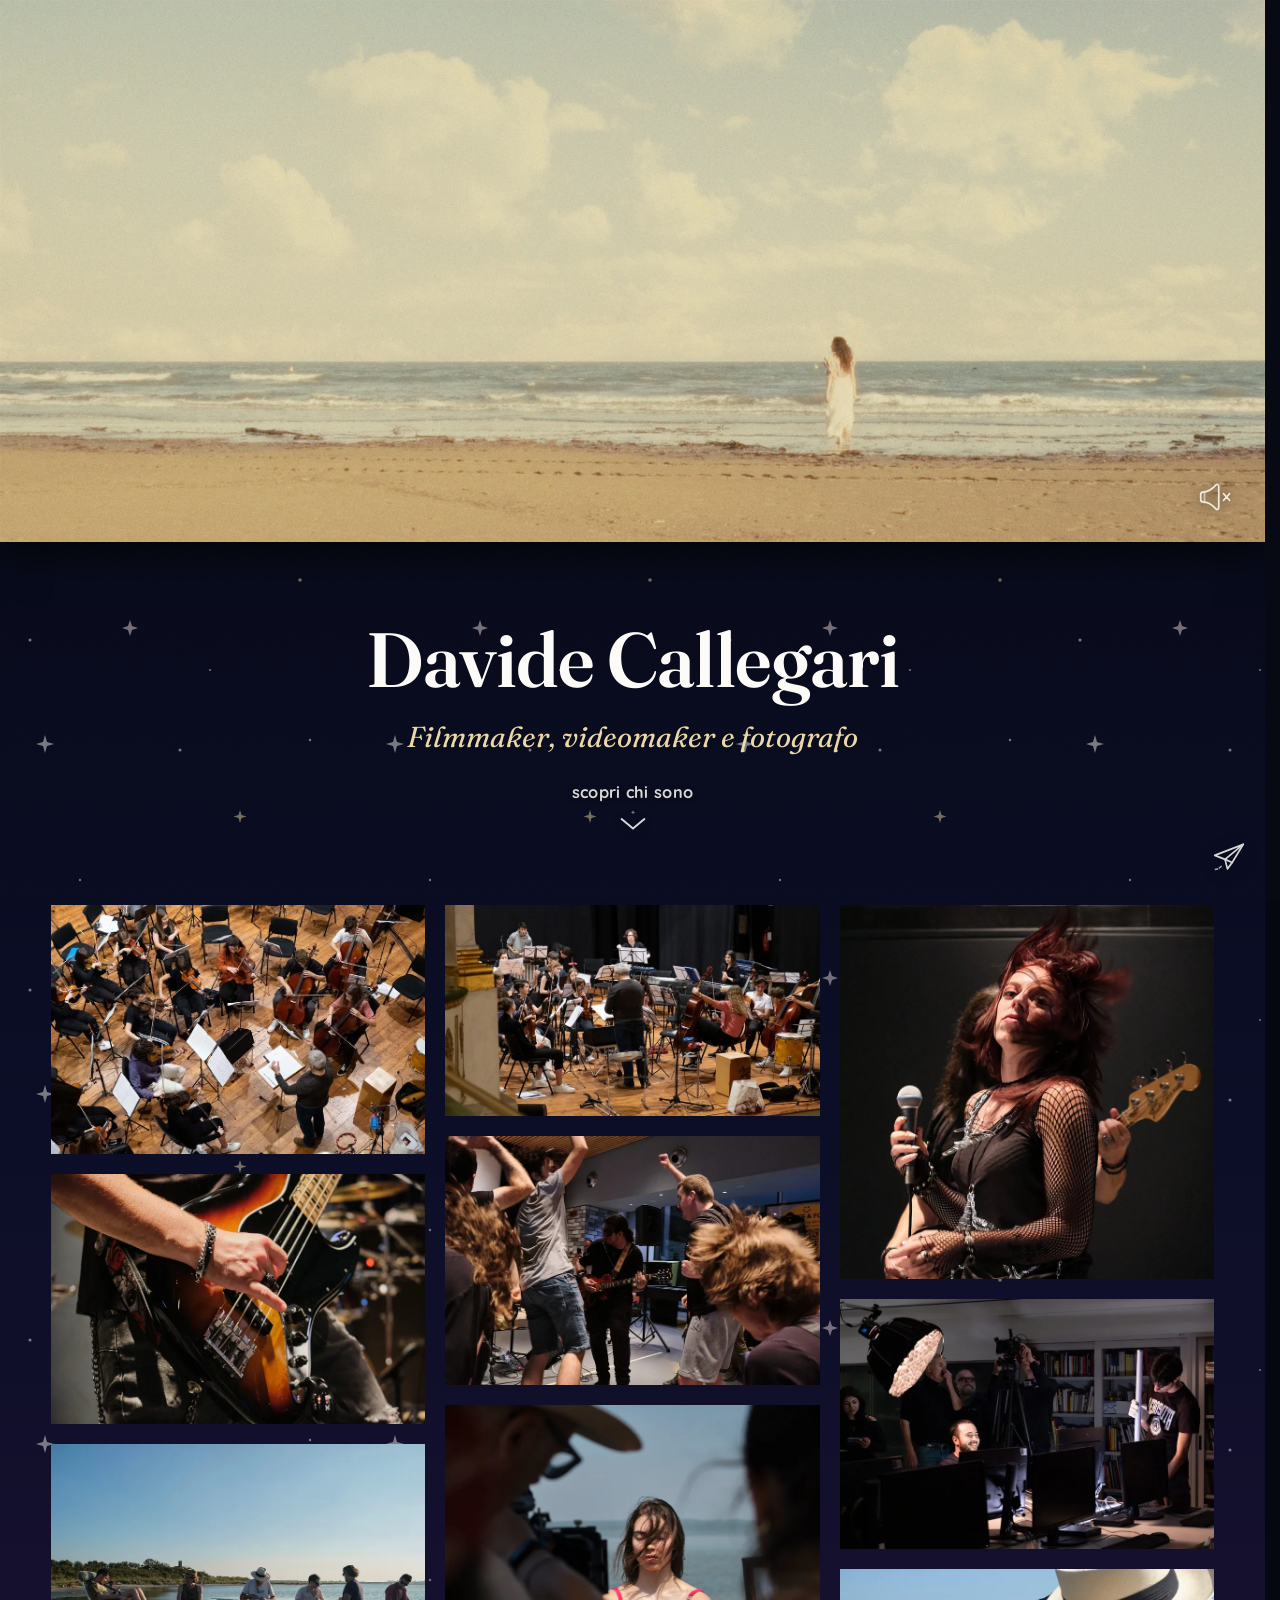
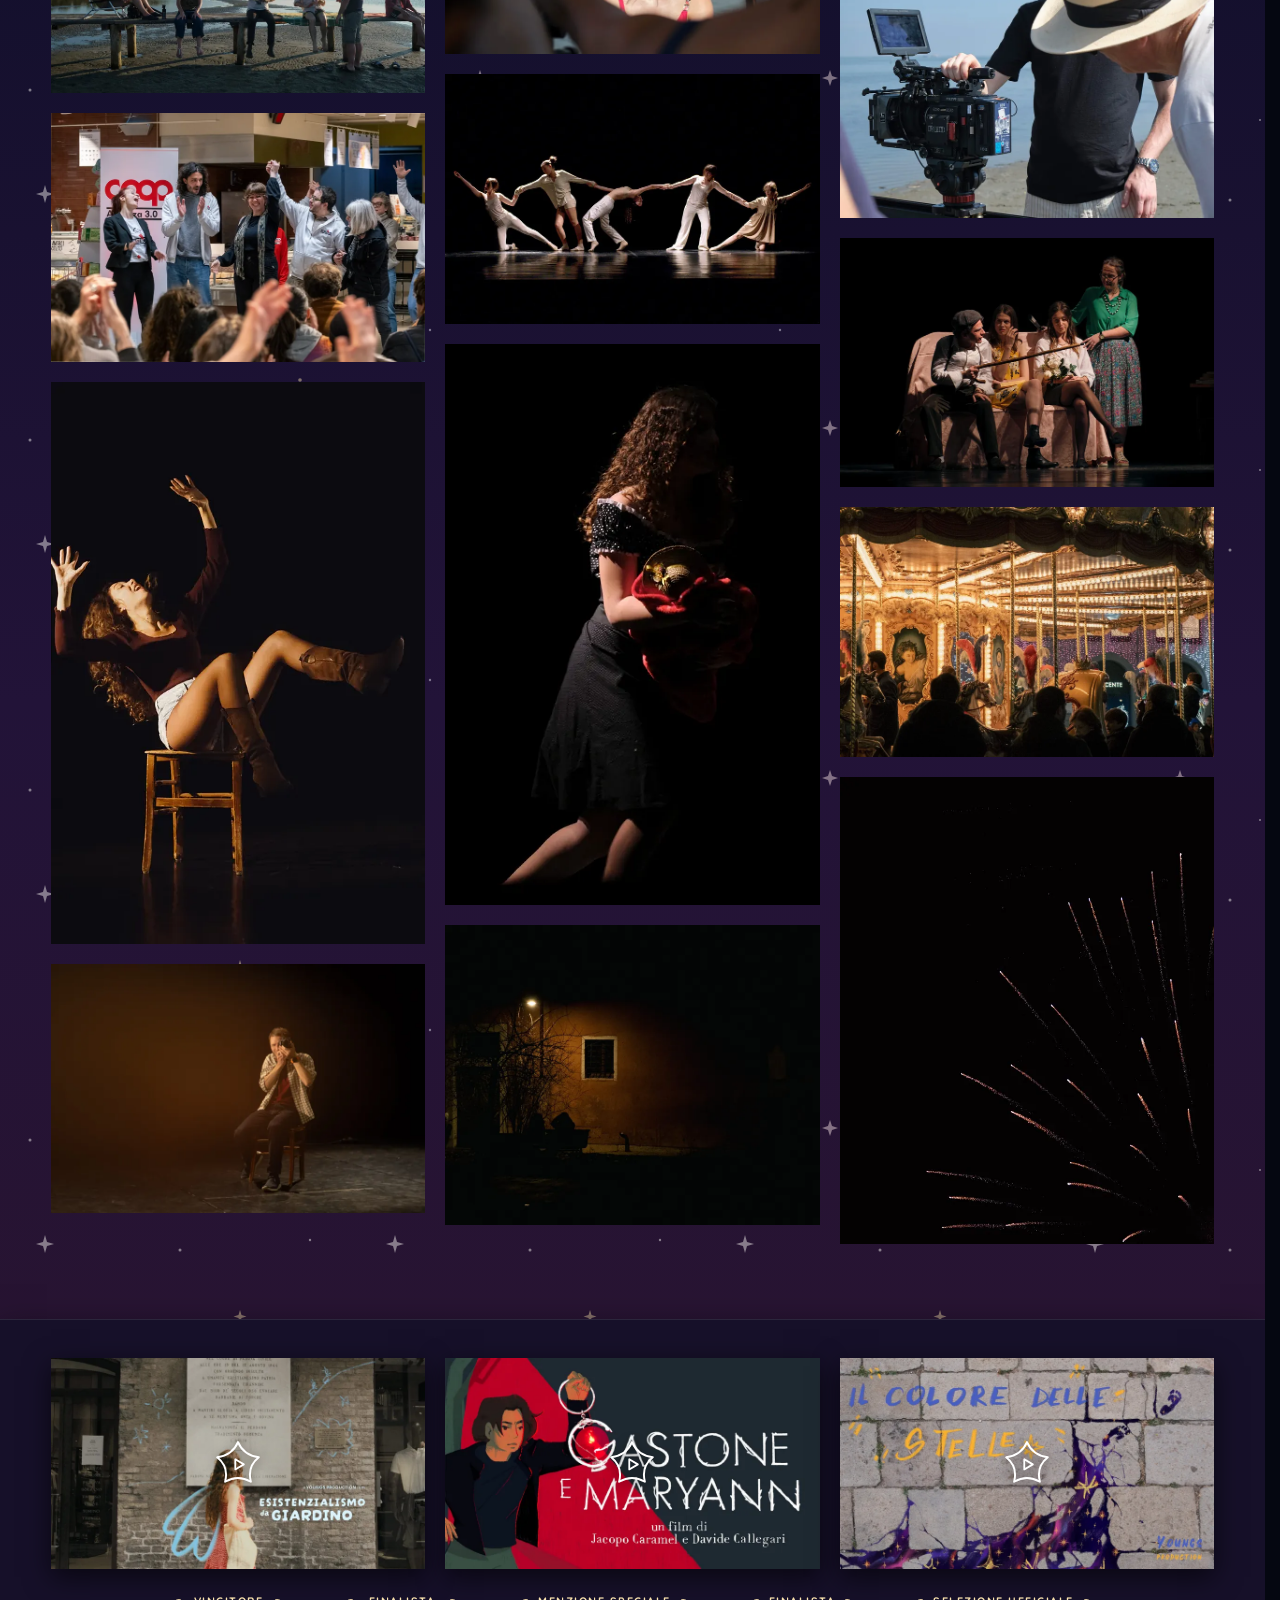
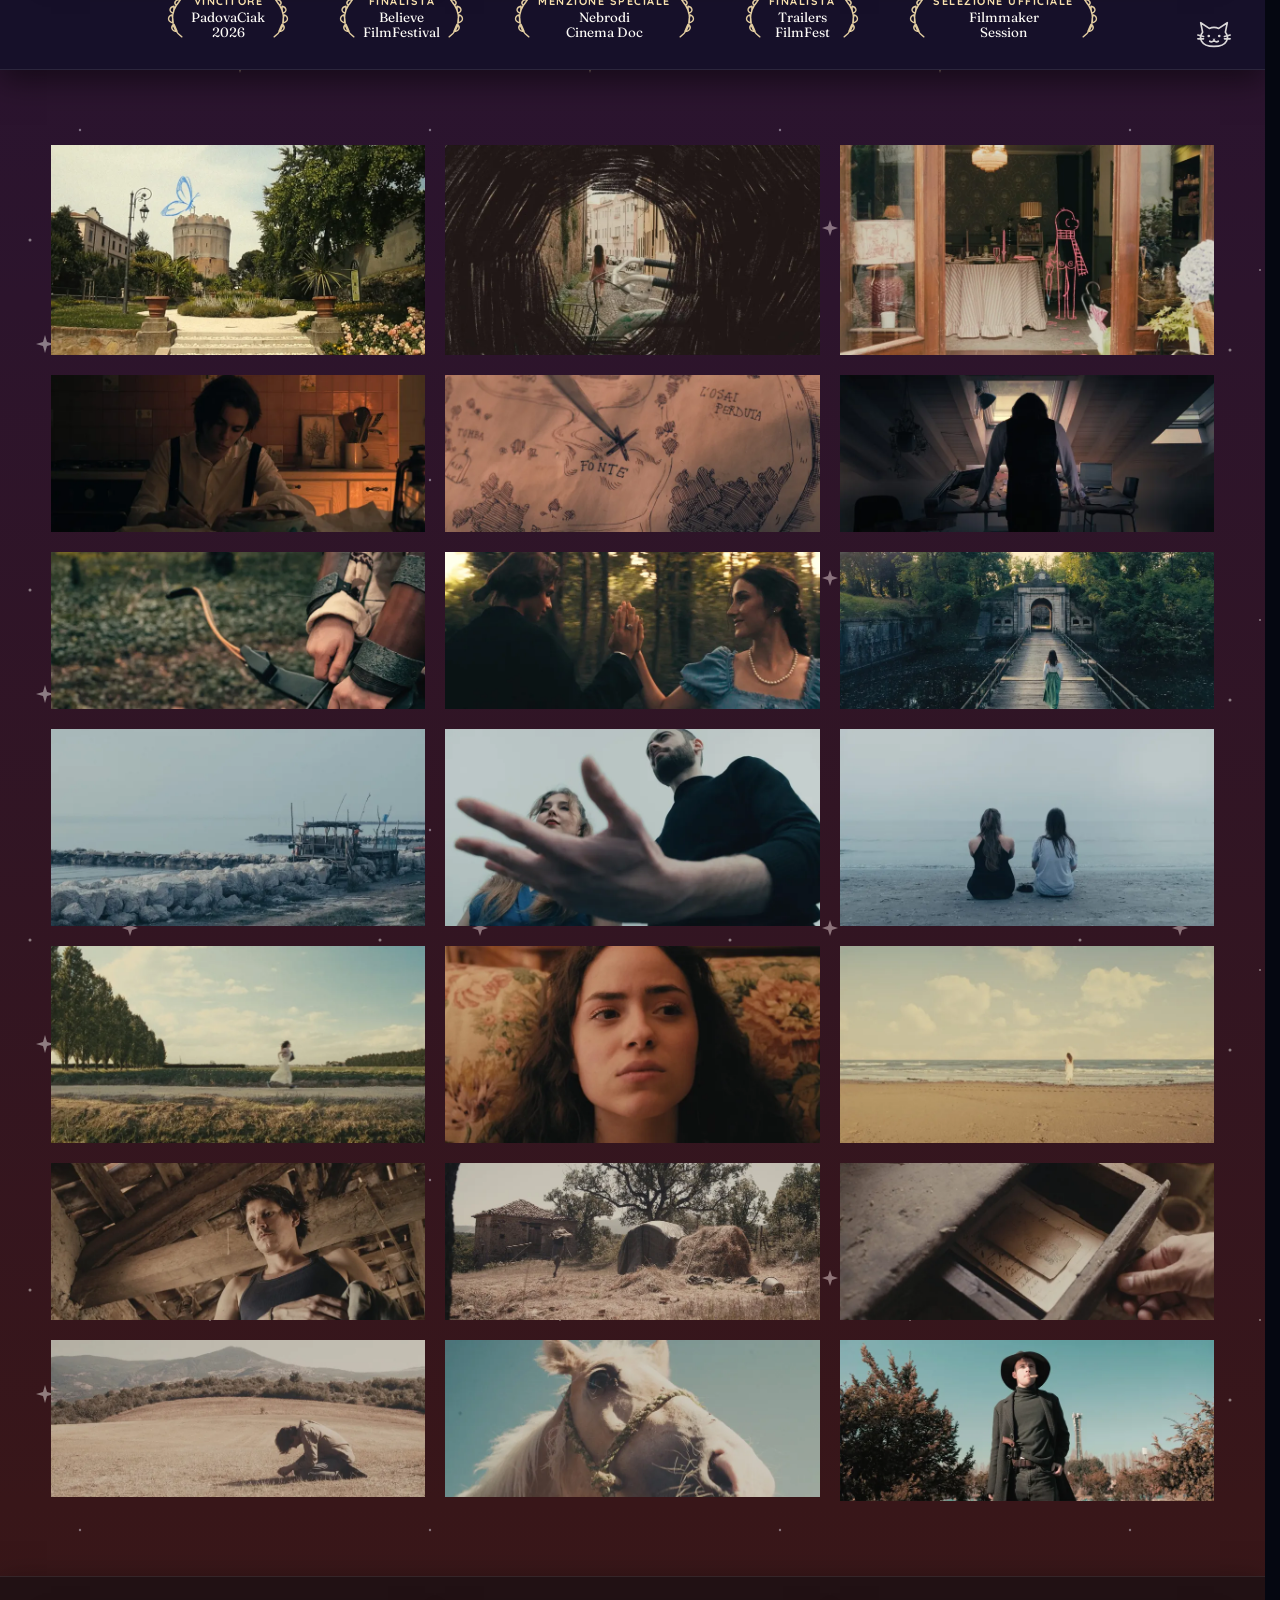
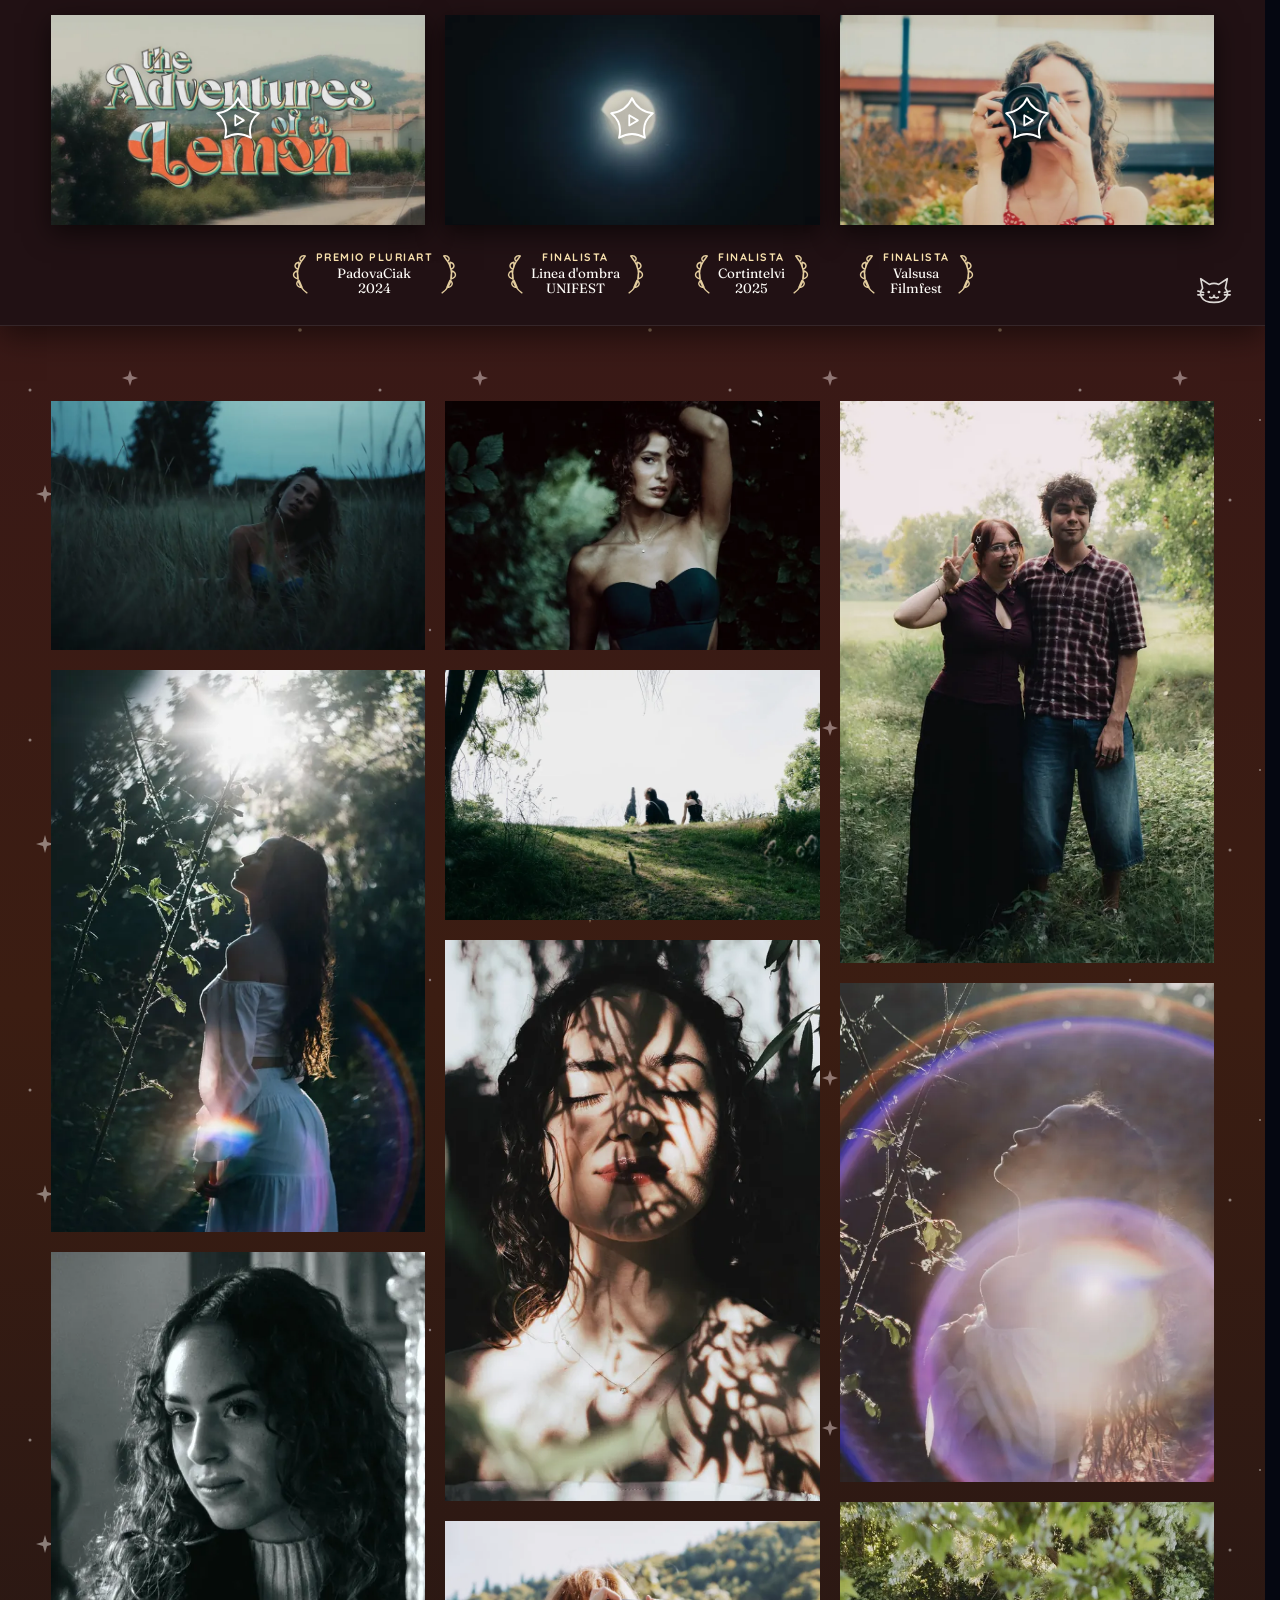
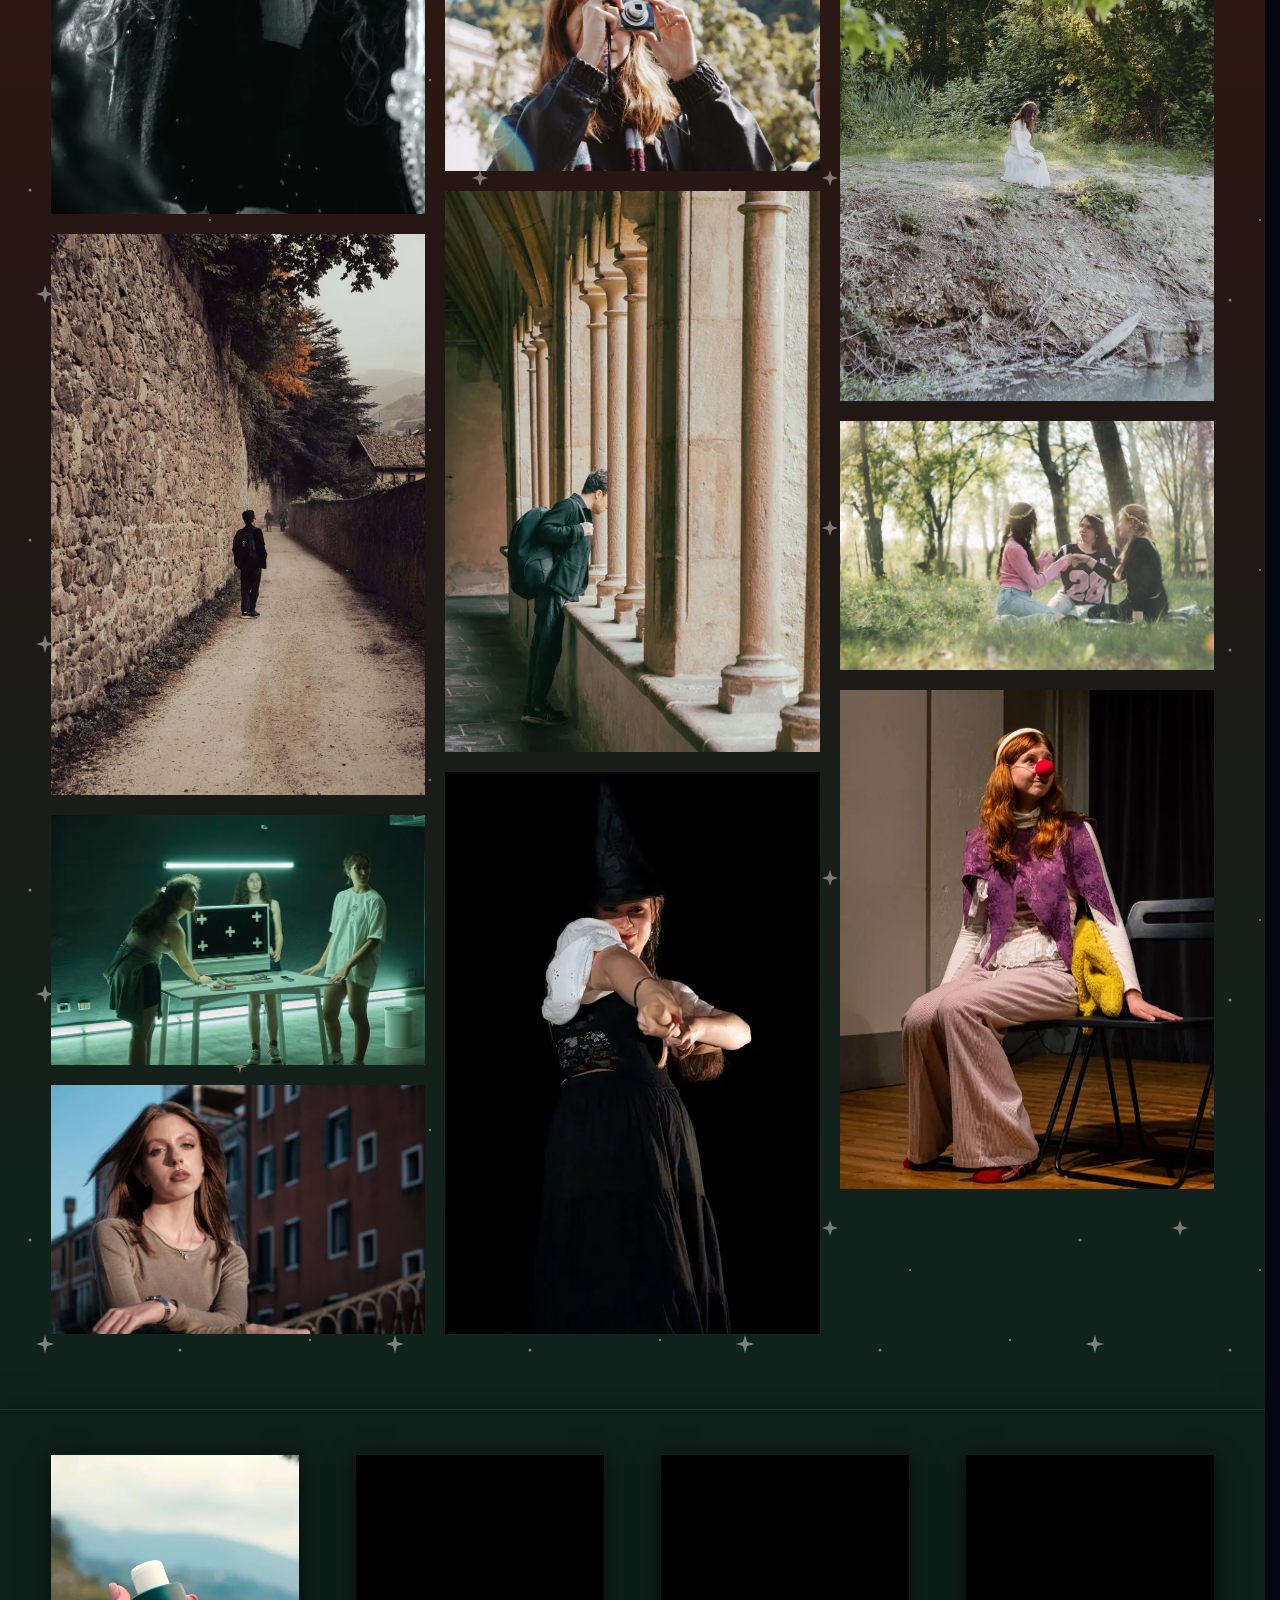
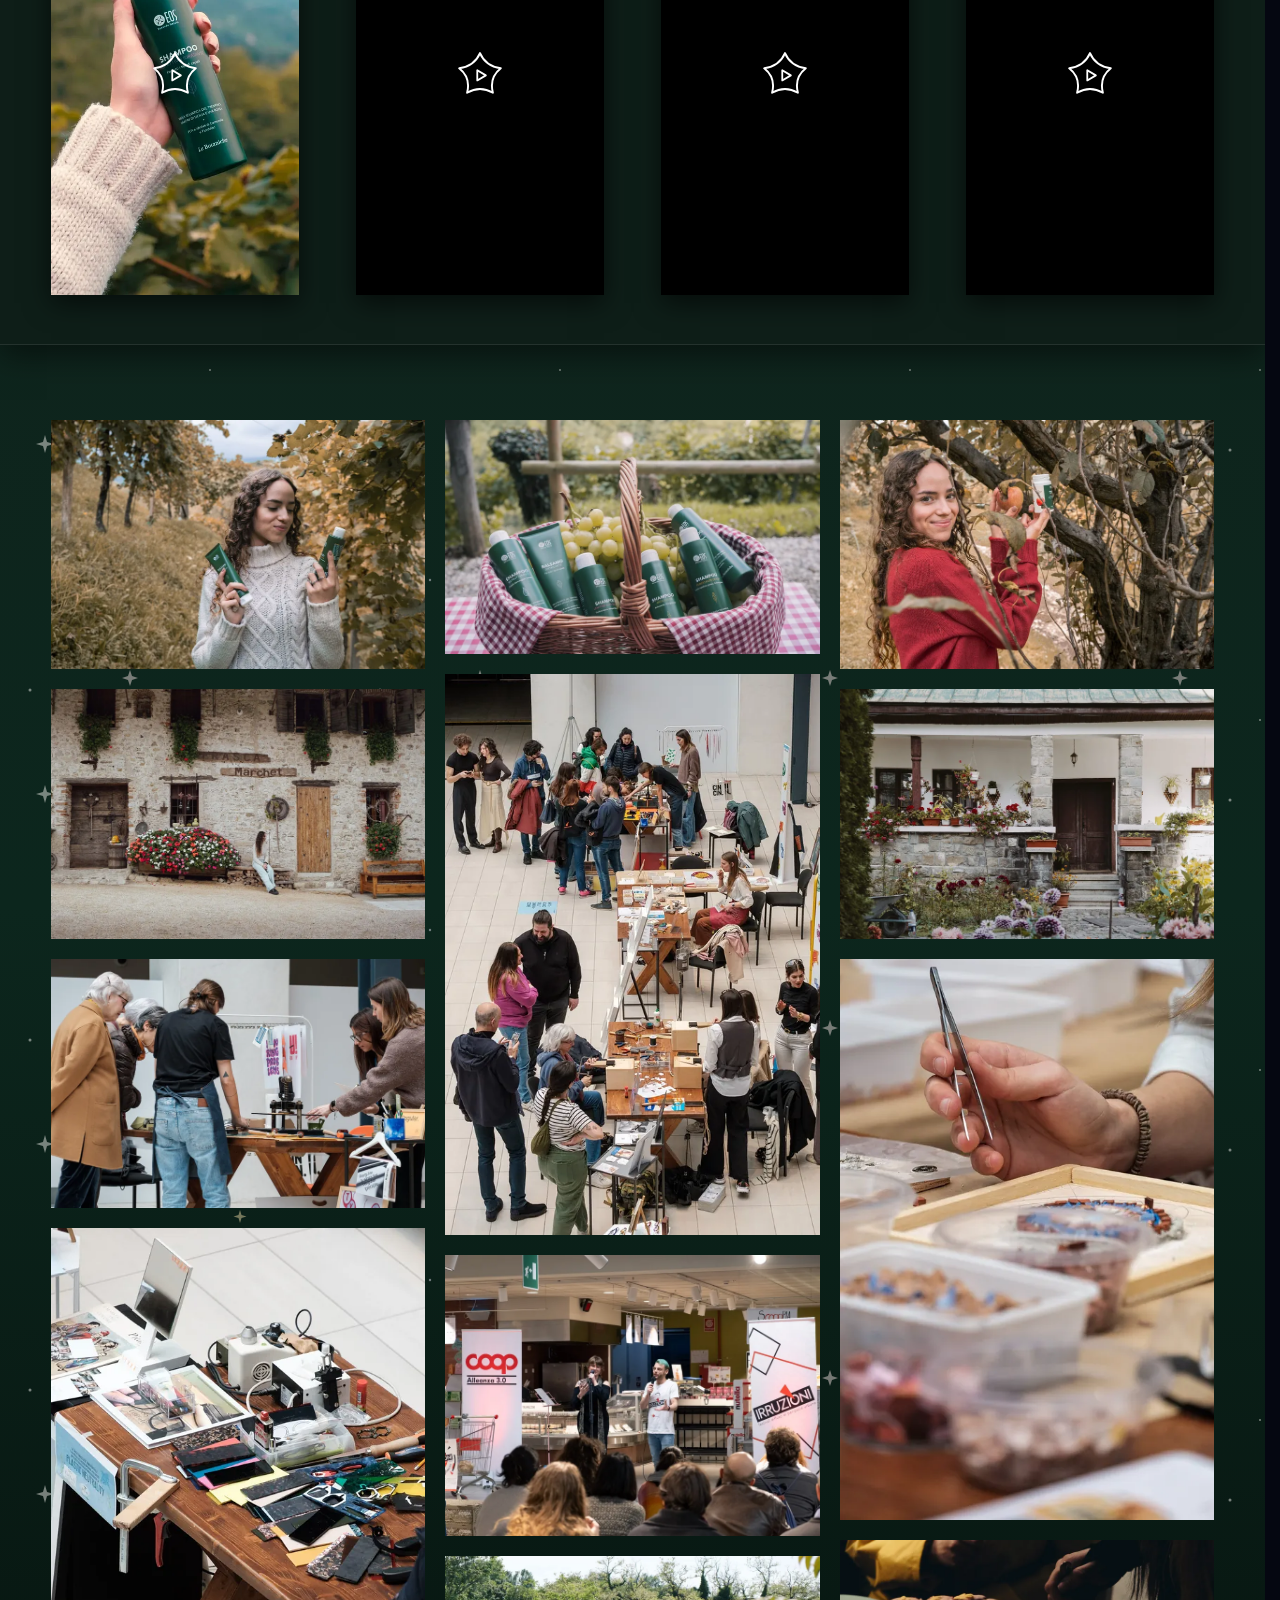
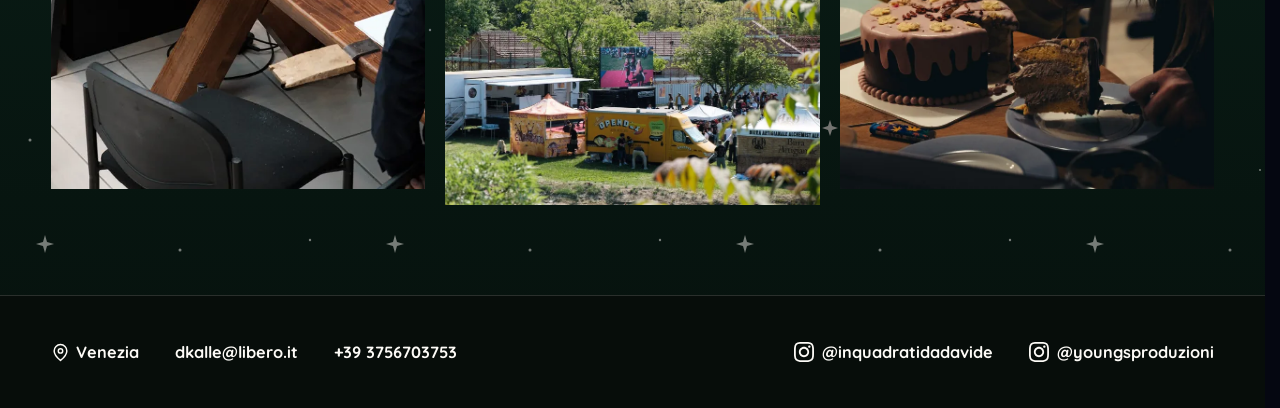
<file: index.html>
<!DOCTYPE html>
<html lang="it">
 <head>
  <meta charset="utf-8"/>
  <meta content="width=device-width, initial-scale=1.0, viewport-fit=cover" name="viewport"/>
  <meta content="#050711" name="theme-color"/>
  <meta content="dark" name="color-scheme"/>
  <meta content="Davide Callegari &mdash; Filmmaker, videomaker e fotografo a Venezia. Portfolio fotografico, cortometraggi e produzioni video." name="description"/>
  <link href="https://davidecallegari.github.io/home/" rel="canonical"/>
  <title>
   Davide Callegari &mdash; Filmmaker, Videomaker e Fotografo | Venezia
  </title>
  <link href="data:image/svg+xml,%3Csvg xmlns='http://www.w3.org/2000/svg' viewBox='0 0 64 64'%3E%3Crect width='64' height='64' rx='16' fill='%230b0e26'/%3E%3Cpath d='M 32,6 Q 38.5,21.5 56,24 Q 42,35 46.5,53 Q 32,44 17.5,53 Q 22,35 8,24 Q 25.5,21.5 32,6 Z' fill='%23F9E2AE' stroke='%23FDFBF7' stroke-width='2.5' stroke-linejoin='round'/%3E%3Ccircle cx='14' cy='14' r='2' fill='%23FDFBF7' opacity='0.8'/%3E%3Cpath d='M 52,10 L 53.2,13.8 L 57,15 L 53.2,16.2 L 52,20 L 50.8,16.2 L 47,15 L 50.8,13.8 Z' fill='%23FCE8E6'/%3E%3C/svg%3E" rel="icon" type="image/svg+xml"/>
  <meta content="website" property="og:type"/>
  <meta content="it_IT" property="og:locale"/>
  <meta content="https://davidecallegari.github.io/home/" property="og:url"/>
  <meta content="Davide Callegari &mdash; Filmmaker, Videomaker e Fotografo (Venezia)" property="og:title"/>
  <meta content="Portfolio fotografico, cortometraggi e produzioni video." property="og:description"/>
  <meta content="https://davidecallegari.github.io/home/assets/images/originals/img020.jpg" property="og:image"/>
  <meta content="summary_large_image" name="twitter:card"/>
  <meta content="Davide Callegari — Filmmaker, Videomaker e Fotografo | Venezia" name="twitter:title"/>
  <meta content="Portfolio fotografico, cortometraggi e produzioni video." name="twitter:description"/>
  <meta content="https://davidecallegari.github.io/home/assets/images/originals/img020.jpg" name="twitter:image"/>
  <meta content="Fotogramma di un passaggio ad arco che incornicia un canale." name="twitter:image:alt"/>
  <meta content="Fotogramma di un passaggio ad arco che incornicia un canale." property="og:image:alt"/>
  <script type="application/ld+json">
   {
      "@context": "https://schema.org",
      "@type": "Person",
      "name": "Davide Callegari",
      "jobTitle": "Filmmaker, Videomaker e Fotografo",
      "url": "https://davidecallegari.github.io/home/",
      "image": "https://davidecallegari.github.io/home/assets/images/originals/img020.jpg",
      "email": "mailto:dkalle@libero.it",
      "telephone": "+393756703753",
      "address": {
        "@type": "PostalAddress",
        "addressLocality": "Venezia",
        "addressRegion": "Veneto",
        "addressCountry": "IT"
      },
      "sameAs": [
        "https://instagram.com/inquadratidadavide",
        "https://instagram.com/youngsproduzioni"
      ],
      "award": [
        "Vincitore PadovaCiak 2026",
        "Premio Pluriart PadovaCiak 2024",
        "Menzione speciale Nebrodi Cinema Doc",
        "Finalista Believe FilmFestival",
        "Finalista Trailers FilmFest",
        "Finalista Linea d'ombra UNIFEST",
        "Finalista Cortintelvi 2025",
        "Finalista Valsusa Filmfest"
      ]
    }
  </script>
  <link href="https://www.youtube.com" rel="preconnect"/>
  <link href="assets/fonts/fonts.css" rel="stylesheet"/>
  <link href="css/style.css" rel="stylesheet"/>
 </head>
 <body>
  <svg aria-hidden="true" class="svg-sprite">
   <defs>
    <filter height="130%" id="hand-ink" width="130%" x="-15%" y="-15%">
     <feturbulence basefrequency="0.045" numoctaves="2" result="noise" type="fractalNoise">
     </feturbulence>
     <fedisplacementmap in="SourceGraphic" in2="noise" scale="1.15" xchannelselector="R" ychannelselector="G">
     </fedisplacementmap>
    </filter>
   </defs>
   <symbol id="laurel-left" viewbox="0 0 28 56">
    <path d="M24,52 C10,42 7,22 22,5 M18,45 C11,45 9,39 14,36 C16,40 17,43 18,45 Z M13,34 C6,33 5,27 11,24 C13,28 13,31 13,34 Z M13,22 C7,20 8,14 14,13 C14,16 14,19 13,22 Z M17,12 C13,9 16,4 22,5 C20,8 19,10 17,12 Z">
    </path>
   </symbol>
   <symbol id="laurel-right" viewbox="0 0 28 56">
    <path d="M4,52 C18,42 21,22 6,5 M10,45 C17,45 19,39 14,36 C12,40 11,43 10,45 Z M15,34 C22,33 23,27 17,24 C15,28 15,31 15,34 Z M15,22 C21,20 20,14 14,13 C14,16 14,19 15,22 Z M11,12 C15,9 12,4 6,5 C8,8 9,10 11,12 Z">
    </path>
   </symbol>
   <symbol id="cute-cat-face" viewbox="0 0 40 40">
    <path d="M8,16 L6,6 L15,12 Q20,10 25,12 L34,6 L32,16 C36,21 35,31 20,31 C5,31 4,21 8,16 Z">
    </path>
    <circle class="cat-eye" cx="14.5" cy="20" fill="currentColor" r="1.4" stroke="none">
    </circle>
    <circle class="cat-eye" cx="25.5" cy="20" fill="currentColor" r="1.4" stroke="none">
    </circle>
    <path d="M18.5,23 L21.5,23 L20,24.8 Z" fill="currentColor" stroke="none">
    </path>
    <path d="M20,24.8 Q17.5,27 15.5,25.5 M20,24.8 Q22.5,27 24.5,25.5 M3,19 L9,20.5 M3,23 L9,23 M37,19 L31,20.5 M37,23 L31,23">
    </path>
   </symbol>
   <symbol id="cat-pose-top" viewbox="0 0 50 42">
    <path d="M14,36 C13,25 18,18 25,18 C32,18 37,25 36,36 M17,20 L15,10 L22,16 Q25,15 28,16 L35,10 L33,20">
    </path>
    <circle cx="17" cy="36" r="3">
    </circle>
    <circle cx="33" cy="36" r="3">
    </circle>
    <path d="M36,33 Q45,27 43,19" fill="none">
    </path>
    <circle cx="22" cy="22" fill="#FFFFFF" r="1.1">
    </circle>
    <circle cx="28" cy="22" fill="#FFFFFF" r="1.1">
    </circle>
   </symbol>
   <symbol id="cat-pose-side" viewbox="0 0 50 50">
    <path d="M12,46 C14,32 16,25 23,25 C30,25 32,35 30,46">
    </path>
    <circle cx="21" cy="18" r="7">
    </circle>
    <path d="M15,14 L14,6 L20,11 M27,14 L28,6 L22,11 M15,28 L4,24 M15,33 L4,31">
    </path>
    <path d="M30,44 Q41,42 39,31" fill="none">
    </path>
   </symbol>
   <symbol id="star-play-icon" viewbox="0 0 64 64">
    <path d="M 32,4 Q 39,20.5 58.6,23.4 Q 43.5,35.5 48.5,54.7 Q 32,45 15.5,54.7 Q 20.5,35.5 5.4,23.4 Q 25,20.5 32,4 Z" fill="none" stroke="currentColor" stroke-linecap="round" stroke-linejoin="round" stroke-width="2.5">
    </path>
    <polygon fill="none" points="28.5,26 28.5,39 39.5,32.5" stroke="currentColor" stroke-linecap="round" stroke-linejoin="round" stroke-width="2.3">
    </polygon>
   </symbol>
   <symbol id="ig-logo" viewbox="0 0 24 24">
    <path d="M12 2.163c3.204 0 3.584.012 4.85.07 3.252.148 4.771 1.691 4.919 4.919.058 1.265.069 1.645.069 4.849 0 3.205-.012 3.584-.069 4.849-.149 3.225-1.664 4.771-4.919 4.919-1.266.058-1.644.07-4.85.07-3.204 0-3.584-.012-4.849-.07-3.26-.149-4.771-1.699-4.919-4.92-.058-1.265-.07-1.644-.07-4.849 0-3.204.013-3.583.07-4.849.149-3.227 1.664-4.771 4.919-4.919 1.266-.057 1.645-.069 4.849-.069zm0-2.163c-3.259 0-3.667.014-4.947.072-4.358.2-6.78 2.618-6.98 6.98-.059 1.281-.073 1.689-.073 4.948 0 3.259.014 3.668.072 4.948.2 4.358 2.618 6.78 6.98 6.98 1.281.058 1.689.072 4.948.072 3.259 0 3.668-.014 4.948-.072 4.354-.2 6.782-2.618 6.979-6.98.059-1.28.073-1.689.073-4.948 0-3.259-.014-3.667-.072-4.947-.196-4.354-2.617-6.78-6.979-6.98-1.281-.059-1.69-.073-4.949-.073zm0 5.838c-3.403 0-6.162 2.759-6.162 6.162s2.759 6.163 6.162 6.163 6.162-2.759 6.162-6.163c0-3.403-2.759-6.162-6.162-6.162zm0 10.162c-2.209 0-4-1.79-4-4 0-2.209 1.791-4 4-4s4 1.791 4 4c0 2.21-1.791 4-4 4zm6.406-11.845c-.796 0-1.441.645-1.441 1.44s.645 1.44 1.441 1.44c.795 0 1.439-.645 1.439-1.44s-.644-1.44-1.439-1.44z">
    </path>
   </symbol>
   <symbol id="location-pin-icon" viewbox="0 0 24 24">
    <path d="M 12,2 C 7.5,2 4,5.5 4,10 C 4,15.5 12,22 12,22 C 12,22 20,15.5 20,10 C 20,5.5 16.5,2 12,2 Z">
    </path>
    <circle cx="12" cy="10" r="2.8">
    </circle>
   </symbol>
   <symbol id="letter-page-icon" viewbox="0 0 24 24">
    <path d="M 5,3 L 15,3 L 19,7 L 19,21 L 5,21 Z">
    </path>
    <path d="M 14.5,3 L 14.5,7.5 L 19,7.5">
    </path>
    <line x1="8.5" x2="15.5" y1="12" y2="12">
    </line>
    <line x1="8.5" x2="13.5" y1="16" y2="16">
    </line>
   </symbol>
   <symbol id="sound-off-icon" viewbox="0 0 40 40">
    <path d="M 6,17 C 6,15 7.5,14.5 10,14.5 C 14,14.5 18.5,11 22,7.5 C 23.5,6 25,7 25,9.5 L 25,30.5 C 25,33 23.5,34 22,32.5 C 18.5,29 14,25.5 10,25.5 C 7.5,25.5 6,25 6,23 Z">
    </path>
    <path d="M 10,15 L 10,25" opacity="0.65">
    </path>
    <path d="M 30,16.5 L 36.5,23.5 M 36.5,16.5 L 30,23.5">
    </path>
   </symbol>
   <symbol id="sound-on-icon" viewbox="0 0 40 40">
    <path d="M 6,17 C 6,15 7.5,14.5 10,14.5 C 14,14.5 18.5,11 22,7.5 C 23.5,6 25,7 25,9.5 L 25,30.5 C 25,33 23.5,34 22,32.5 C 18.5,29 14,25.5 10,25.5 C 7.5,25.5 6,25 6,23 Z">
    </path>
    <path d="M 10,15 L 10,25" opacity="0.65">
    </path>
    <path d="M 29.5,15 C 32.5,17.8 32.5,22.2 29.5,25">
    </path>
    <path d="M 33.5,11 C 38,16 38,24 33.5,29">
    </path>
   </symbol>
   <symbol id="paper-plane-icon" viewbox="0 0 48 48">
    <path d="M 42,8 L 6,22 L 19,27 L 42,8 Z">
    </path>
    <path d="M 19,27 L 22,39 L 28,31">
    </path>
    <path d="M 42,8 L 28,31 L 19,27">
    </path>
    <path d="M 14,36 Q 9,41 4,39" opacity="0.75" stroke-dasharray="2.5 3">
    </path>
   </symbol>
   <symbol id="balloon-up-icon" viewbox="0 0 48 48">
    <path d="M 24,4 C 14,4 10,12 10,20 C 10,29 18,34 24,35 C 30,34 38,29 38,20 C 38,12 34,4 24,4 Z">
    </path>
    <polygon points="22,35 26,35 24,38">
    </polygon>
    <path d="M 24,38 Q 28,42 23,45 Q 19,47 24,48" fill="none">
    </path>
    <path d="M 16,13 Q 15,18 17,22" opacity="0.65">
    </path>
    <path d="M 21,17 L 24,13 L 27,17">
    </path>
   </symbol>
   <symbol id="holder-triangle" viewbox="0 0 40 40">
    <path d="M 3,34 L 3,6 Q 3,3 6,3 L 34,3 Q 37,3 34.5,5.5 L 5.5,34.5 Q 3,37 3,34 Z" fill="currentColor" stroke="#FDFBF7" stroke-linecap="round" stroke-linejoin="round" stroke-width="1.8">
    </path>
   </symbol>
   <symbol id="holder-tape" viewbox="0 0 82 28">
    <path d="M 5,4 Q 41,2.5 77,4 Q 79,14 77,24 Q 41,25.5 5,24 Q 3,14 5,4 Z" fill="rgba(249, 226, 174, 0.42)" stroke="#FDFBF7" stroke-linecap="round" stroke-linejoin="round" stroke-width="1.7">
    </path>
   </symbol>
   <symbol id="holder-star-pin" viewbox="0 0 36 36">
    <path d="M 18,3 Q 21.5,12.5 31.5,14 Q 23.5,20.5 26,30.5 Q 18,25 10,30.5 Q 12.5,20.5 4.5,14 Q 14.5,12.5 18,3 Z" fill="#F9E2AE" stroke="#FDFBF7" stroke-linecap="round" stroke-linejoin="round" stroke-width="1.8">
    </path>
    <circle cx="18" cy="18" fill="#161029" r="2.2">
    </circle>
   </symbol>
   <symbol id="holder-peg" viewbox="0 0 24 44">
    <rect fill="#FCE8E6" height="38" rx="6" stroke="#FDFBF7" stroke-width="1.8" width="14" x="5" y="2">
    </rect>
    <line stroke="#161029" stroke-linecap="round" stroke-width="1.6" x1="5" x2="19" y1="21" y2="21">
    </line>
    <circle cx="12" cy="14" fill="#161029" r="2">
    </circle>
   </symbol>
   <symbol id="hanging-star-close" viewbox="0 0 54 125">
    <line stroke="currentColor" stroke-dasharray="3 3" stroke-width="1.65" x1="27" x2="27" y1="-25" y2="66">
    </line>
    <circle cx="27" cy="66" fill="none" r="2.5" stroke="currentColor" stroke-width="1.65">
    </circle>
    <path d="M 27,69 Q 33,83 49,85.5 Q 36.5,95.5 40.5,111.5 Q 27,103.5 13.5,111.5 Q 17.5,95.5 5,85.5 Q 21,83 27,69 Z" fill="#090c18" stroke="currentColor" stroke-linejoin="round" stroke-width="2.1">
    </path>
    <path d="M 22.5,89.5 L 31.5,98.5 M 31.5,89.5 L 22.5,98.5" stroke="currentColor" stroke-linecap="round" stroke-width="2.1">
    </path>
   </symbol>
   <symbol id="link-chain-icon" viewbox="0 0 32 32">
    <path d="M 13,19 L 19,13">
    </path>
    <path d="M 15,10 L 18.5,6.5 C 20.8,4.2 24.5,4.2 26.8,6.5 C 29.1,8.8 29.1,12.5 26.8,14.8 L 23,18.5">
    </path>
    <path d="M 17,22 L 13.5,25.5 C 11.2,27.8 7.5,27.8 5.2,25.5 C 2.9,23.2 2.9,19.5 5.2,17.2 L 9,13.5">
    </path>
   </symbol>
   <symbol id="whimsy-arrow-prev" viewbox="0 0 48 48">
    <path d="M 38,24 C 28,22 18,23 10,24">
    </path>
    <path d="M 21,13 C 16,18 13,22 9,24 C 13,26 16,30 21,35">
    </path>
    <path d="M 41,19 L 43,24 L 41,29" opacity="0.75" stroke-width="1.6">
    </path>
   </symbol>
   <symbol id="whimsy-arrow-next" viewbox="0 0 48 48">
    <path d="M 10,24 C 20,22 30,23 38,24">
    </path>
    <path d="M 27,13 C 32,18 35,22 39,24 C 35,26 32,30 27,35">
    </path>
    <path d="M 7,19 L 5,24 L 7,29" opacity="0.75" stroke-width="1.6">
    </path>
   </symbol>
  </svg>
  <!-- Video hero e controllo audio. -->
  <div class="hero-video-container" id="heroContainer">
   <img alt="" aria-hidden="true" class="hero-video-poster" decoding="async" fetchpriority="high" src="assets/images/webp/sfondo001.webp"/>
   <div class="hero-click-overlay" id="heroOverlay" title="Clicca per attivare l'audio">
   </div>
   <button aria-label="Attiva o disattiva audio" class="hero-sound-btn" id="heroSoundBtn" title="Attiva audio" type="button">
    <svg aria-hidden="true" class="icon-sound-off">
     <use href="#sound-off-icon">
     </use>
    </svg>
    <svg aria-hidden="true" class="icon-sound-on">
     <use href="#sound-on-icon">
     </use>
    </svg>
   </button>
   <iframe allow="accelerometer; autoplay; clipboard-write; encrypted-media; gyroscope; picture-in-picture; web-share" allowfullscreen="" id="heroIframe" referrerpolicy="strict-origin-when-cross-origin" src="https://www.youtube.com/embed/4aja6p8wSnA?enablejsapi=1&amp;origin=https%3A%2F%2Fdavidecallegari.github.io&amp;autoplay=1&amp;mute=1&amp;controls=1&amp;loop=1&amp;playlist=4aja6p8wSnA&amp;rel=0&amp;modestbranding=1&amp;playsinline=1" title="Showreel Davide Callegari">
   </iframe>
  </div>
  <!-- Intestazione e biografia espandibile. -->
  <header class="header-text">
   <h1>
    Davide Callegari
   </h1>
   <p class="subtitle">
    Filmmaker, videomaker e fotografo
   </p>
   <div class="bio-toggle-wrap">
    <button aria-controls="bioDrawer" aria-expanded="false" class="bio-arrow-btn" id="bioArrowBtn" type="button">
     <span class="bio-btn-label">
      scopri chi sono
     </span>
     <span class="bio-icon-bobber">
      <svg aria-hidden="true" viewbox="0 0 40 28">
       <path class="bio-sparkle" d="M 20,1 L 21.4,4.6 L 25,6 L 21.4,7.4 L 20,11 L 18.6,7.4 L 15,6 L 18.6,4.6 Z">
       </path>
       <path d="M 8,13 L 20,23 L 32,13">
       </path>
      </svg>
     </span>
    </button>
    <div class="bio-drawer" id="bioDrawer">
     <div class="bio-drawer-inner">
      <div class="bio-content">
       <div class="bio-photo-card">
        <svg aria-hidden="true" class="bio-photo-tape">
         <use href="#holder-tape">
         </use>
        </svg>
        <picture>
         <source srcset="assets/images/webp/profile.webp" type="image/webp"/>
         <img alt="Ritratto di Davide Callegari con una macchina fotografica." decoding="async" loading="lazy" src="assets/images/originals/profile.jpg"/>
        </picture>
       </div>
       <div class="bio-text-col">
        <p>
         Basato a Venezia, racconto storie attraverso il cinema, il video e la fotografia.
         <br/>
         Mi occupo di direzione della fotografia e montaggio per i social, commercial, spettacoli teatrali, e la mia passione: cortometraggi e documentari.
        </p>
        <p class="bio-cta-line">
         Costruiamo la prossima storia insieme!
        </p>
        <a class="cv-download-link" href="assets/documents/Davide_Callegari_CV.pdf" rel="noopener" target="_blank">
         <svg aria-hidden="true">
          <use href="#letter-page-icon">
          </use>
         </svg>
         Scarica il mio curriculum
        </a>
        <a class="cv-download-link" href="portfolio.html">
         <svg aria-hidden="true">
          <use href="#letter-page-icon">
          </use>
         </svg>
         Scarica il portfolio in PDF
        </a>
       </div>
      </div>
     </div>
    </div>
   </div>
  </header>
  <!-- Navigazione rapida tra intestazione e contatti. -->
  <button aria-label="Vai ai contatti" class="magic-travel-btn" id="magicTravelBtn" title="Contatti" type="button">
   <svg aria-hidden="true" class="icon-plane">
    <use href="#paper-plane-icon">
    </use>
   </svg>
   <svg aria-hidden="true" class="icon-balloon">
    <use href="#balloon-up-icon">
    </use>
   </svg>
  </button>
  <main aria-label="Portfolio fotografico e audiovisivo">
   <noscript>
    <p class="noscript-note">
     Per visualizzare le gallerie fotografiche e i contenuti interattivi &egrave; necessario attivare JavaScript.
    </p>
   </noscript>
   <!-- Galleria fotografica: immagini 001–018. -->
   <section aria-labelledby="photos-001-018" class="photo-grid" data-end="18" data-start="1">
    <h2 class="sr-only" id="photos-001-018">
     Fotografie 1&ndash;18
    </h2>
   </section>
   <!-- Prima raccolta video, riconoscimenti e backstage. -->
   <section aria-labelledby="media-collection-one" class="video-strip-wrapper" data-bts-start="1">
    <h2 class="sr-only" id="media-collection-one">
     Video, premi e backstage &mdash; prima raccolta
    </h2>
    <div class="video-strip">
     <div class="media-card">
      <div class="video-item" data-video-id="9a40Hy3DSAI">
       <button aria-label="Riproduci video 1" class="video-trigger" type="button">
       <picture>
        <source srcset="assets/images/webp/vid001.webp" type="image/webp"/>
        <img alt="Scena del cortometraggio Essenzialismo in giardino." class="video-thumb" decoding="async" loading="lazy" src="assets/images/originals/vid001.jpg"/>
       </picture>
       <div class="custom-play-btn">
        <svg aria-hidden="true">
         <use href="#star-play-icon">
         </use>
        </svg>
       </div>
       </button>
      </div>
      <div class="media-credits">
       <div class="media-credits-inner">
        <span class="credit-tag">
         2026
        </span>
        <span class="credit-role">
         Scrittura, Regia, Fotografia e Montaggio
        </span>
       </div>
      </div>
     </div>
     <div class="media-card">
      <div class="video-item" data-video-id="86RHF9YArcw">
       <button aria-label="Riproduci video 2" class="video-trigger" type="button">
       <picture>
        <source srcset="assets/images/webp/vid002.webp" type="image/webp"/>
        <img alt="Locandina del film Gastone e Maryann." class="video-thumb" decoding="async" loading="lazy" src="assets/images/originals/vid002.jpg"/>
       </picture>
       <div class="custom-play-btn">
        <svg aria-hidden="true">
         <use href="#star-play-icon">
         </use>
        </svg>
       </div>
       </button>
      </div>
      <div class="media-credits">
       <div class="media-credits-inner">
        <span class="credit-tag">
         2024
        </span>
        <span class="credit-role">
         Regia, Fotografia e Montaggio
        </span>
       </div>
      </div>
     </div>
     <div class="media-card">
      <div class="video-item" data-video-id="VC0OFUSWQrQ">
       <button aria-label="Riproduci video 3" class="video-trigger" type="button">
       <picture>
        <source srcset="assets/images/webp/vid003.webp" type="image/webp"/>
        <img alt="Locandina del film Il colore delle stelle." class="video-thumb" decoding="async" loading="lazy" src="assets/images/originals/vid003.jpg"/>
       </picture>
       <div class="custom-play-btn">
        <svg aria-hidden="true">
         <use href="#star-play-icon">
         </use>
        </svg>
       </div>
       </button>
      </div>
      <div class="media-credits">
       <div class="media-credits-inner">
        <span class="credit-tag">
         2024
        </span>
        <span class="credit-role">
         Scrittura, Fotografia e Montaggio
        </span>
       </div>
      </div>
     </div>
    </div>
    <div class="laurels-row">
     <div class="laurel-badge">
      <svg aria-hidden="true" class="laurel-branch">
       <use href="#laurel-left">
       </use>
      </svg>
      <div class="laurel-content">
       <span class="laurel-podium">
        Vincitore
       </span>
       <span class="laurel-festival">
        PadovaCiak
        <br/>
        2026
       </span>
      </div>
      <svg aria-hidden="true" class="laurel-branch">
       <use href="#laurel-right">
       </use>
      </svg>
     </div>
     <div class="laurel-badge">
      <svg aria-hidden="true" class="laurel-branch">
       <use href="#laurel-left">
       </use>
      </svg>
      <div class="laurel-content">
       <span class="laurel-podium">
        Finalista
       </span>
       <span class="laurel-festival">
        Believe
        <br/>
        FilmFestival
       </span>
      </div>
      <svg aria-hidden="true" class="laurel-branch">
       <use href="#laurel-right">
       </use>
      </svg>
     </div>
     <div class="laurel-badge">
      <svg aria-hidden="true" class="laurel-branch">
       <use href="#laurel-left">
       </use>
      </svg>
      <div class="laurel-content">
       <span class="laurel-podium">
        Menzione speciale
       </span>
       <span class="laurel-festival">
        Nebrodi
        <br/>
        Cinema Doc
       </span>
      </div>
      <svg aria-hidden="true" class="laurel-branch">
       <use href="#laurel-right">
       </use>
      </svg>
     </div>
     <div class="laurel-badge">
      <svg aria-hidden="true" class="laurel-branch">
       <use href="#laurel-left">
       </use>
      </svg>
      <div class="laurel-content">
       <span class="laurel-podium">
        Finalista
       </span>
       <span class="laurel-festival">
        Trailers
        <br/>
        FilmFest
       </span>
      </div>
      <svg aria-hidden="true" class="laurel-branch">
       <use href="#laurel-right">
       </use>
      </svg>
     </div>
     <div class="laurel-badge">
      <svg aria-hidden="true" class="laurel-branch">
       <use href="#laurel-left">
       </use>
      </svg>
      <div class="laurel-content">
       <span class="laurel-podium">
        Selezione ufficiale
       </span>
       <span class="laurel-festival">
        Filmmaker
        <br/>
        Session
       </span>
      </div>
      <svg aria-hidden="true" class="laurel-branch">
       <use href="#laurel-right">
       </use>
      </svg>
     </div>
    </div>
    <div class="bts-layer">
    </div>
    <button aria-expanded="false" aria-label="Mostra foto backstage" class="cat-toggle-btn" type="button">
     <svg aria-hidden="true">
      <use href="#cute-cat-face">
      </use>
     </svg>
    </button>
   </section>
   <!-- Galleria fotografica: immagini 019–039. -->
   <section aria-labelledby="photos-019-039" class="photo-grid" data-end="39" data-start="19">
    <h2 class="sr-only" id="photos-019-039">
     Fotografie 19&ndash;39
    </h2>
   </section>
   <!-- Seconda raccolta video, riconoscimenti e backstage. -->
   <section aria-labelledby="media-collection-two" class="video-strip-wrapper warm-strip" data-bts-start="8">
    <h2 class="sr-only" id="media-collection-two">
     Video, premi e backstage &mdash; seconda raccolta
    </h2>
    <div class="video-strip">
     <div class="media-card">
      <div class="video-item" data-video-id="nktAgFjmnHU">
       <button aria-label="Riproduci video 4" class="video-trigger" type="button">
       <picture>
        <source srcset="assets/images/webp/vid004.webp" type="image/webp"/>
        <img alt="Titolo del progetto video The Adventures of Lemon." class="video-thumb" decoding="async" loading="lazy" src="assets/images/originals/vid004.jpg"/>
       </picture>
       <div class="custom-play-btn">
        <svg aria-hidden="true">
         <use href="#star-play-icon">
         </use>
        </svg>
       </div>
       </button>
      </div>
      <div class="media-credits">
       <div class="media-credits-inner">
        <span class="credit-tag">
         2025
        </span>
        <span class="credit-role">
         Scrittura, Regia, Fotografia e Montaggio
        </span>
       </div>
      </div>
     </div>
     <div class="media-card">
      <div class="video-item" data-video-id="mMOQ_uHplX8">
       <button aria-label="Riproduci video 5" class="video-trigger" type="button">
       <picture>
        <source srcset="assets/images/webp/vid005.webp" type="image/webp"/>
        <img alt="Luna luminosa nel cielo notturno." class="video-thumb" decoding="async" loading="lazy" src="assets/images/originals/vid005.jpg"/>
       </picture>
       <div class="custom-play-btn">
        <svg aria-hidden="true">
         <use href="#star-play-icon">
         </use>
        </svg>
       </div>
       </button>
      </div>
      <div class="media-credits">
       <div class="media-credits-inner">
        <span class="credit-tag">
         2026
        </span>
        <span class="credit-role">
         Fotografia e Montaggio
        </span>
       </div>
      </div>
     </div>
     <div class="media-card">
      <div class="video-item" data-video-id="4HT3OBEWtPw">
       <button aria-label="Riproduci video 6" class="video-trigger" type="button">
       <picture>
        <source srcset="assets/images/webp/vid006.webp" type="image/webp"/>
        <img alt="Persona che fotografa con una macchina fotografica." class="video-thumb" decoding="async" loading="lazy" src="assets/images/originals/vid006.jpg"/>
       </picture>
       <div class="custom-play-btn">
        <svg aria-hidden="true">
         <use href="#star-play-icon">
         </use>
        </svg>
       </div>
       </button>
      </div>
      <div class="media-credits">
       <div class="media-credits-inner">
        <span class="credit-tag">
         2025
        </span>
        <span class="credit-role">
         Scrittura, Regia, Fotografia e Montaggio
        </span>
       </div>
      </div>
     </div>
    </div>
    <div class="laurels-row">
     <div class="laurel-badge">
      <svg aria-hidden="true" class="laurel-branch">
       <use href="#laurel-left">
       </use>
      </svg>
      <div class="laurel-content">
       <span class="laurel-podium">
        Premio Pluriart
       </span>
       <span class="laurel-festival">
        PadovaCiak
        <br/>
        2024
       </span>
      </div>
      <svg aria-hidden="true" class="laurel-branch">
       <use href="#laurel-right">
       </use>
      </svg>
     </div>
     <div class="laurel-badge">
      <svg aria-hidden="true" class="laurel-branch">
       <use href="#laurel-left">
       </use>
      </svg>
      <div class="laurel-content">
       <span class="laurel-podium">
        Finalista
       </span>
       <span class="laurel-festival">
        Linea d'ombra
        <br/>
        UNIFEST
       </span>
      </div>
      <svg aria-hidden="true" class="laurel-branch">
       <use href="#laurel-right">
       </use>
      </svg>
     </div>
     <div class="laurel-badge">
      <svg aria-hidden="true" class="laurel-branch">
       <use href="#laurel-left">
       </use>
      </svg>
      <div class="laurel-content">
       <span class="laurel-podium">
        Finalista
       </span>
       <span class="laurel-festival">
        Cortintelvi
        <br/>
        2025
       </span>
      </div>
      <svg aria-hidden="true" class="laurel-branch">
       <use href="#laurel-right">
       </use>
      </svg>
     </div>
     <div class="laurel-badge">
      <svg aria-hidden="true" class="laurel-branch">
       <use href="#laurel-left">
       </use>
      </svg>
      <div class="laurel-content">
       <span class="laurel-podium">
        Finalista
       </span>
       <span class="laurel-festival">
        Valsusa
        <br/>
        Filmfest
       </span>
      </div>
      <svg aria-hidden="true" class="laurel-branch">
       <use href="#laurel-right">
       </use>
      </svg>
     </div>
    </div>
    <div class="bts-layer">
    </div>
    <button aria-expanded="false" aria-label="Mostra foto backstage" class="cat-toggle-btn" type="button">
     <svg aria-hidden="true">
      <use href="#cute-cat-face">
      </use>
     </svg>
    </button>
   </section>
   <!-- Galleria fotografica: immagini 040–056. -->
   <section aria-labelledby="photos-040-056" class="photo-grid" data-end="56" data-start="40">
    <h2 class="sr-only" id="photos-040-056">
     Fotografie 40&ndash;56
    </h2>
   </section>
   <!-- Reel Instagram. -->
   <section aria-labelledby="instagram-reels" class="video-strip-wrapper green-strip">
    <h2 class="sr-only" id="instagram-reels">
     Reel Instagram
    </h2>
    <div class="reel-strip">
     <div class="media-card">
      <div class="reel-item" data-reel-id="DBtp_pJIaGO">
       <button aria-label="Riproduci reel 1" class="video-trigger" type="button">
       <picture>
        <source srcset="assets/images/webp/reel001.webp" type="image/webp"/>
        <img alt="Mano che mostra un flacone cosmetico verde in un paesaggio naturale." class="video-thumb" decoding="async" loading="lazy" src="assets/images/originals/reel001.jpg"/>
       </picture>
       <div class="custom-play-btn">
        <svg aria-hidden="true">
         <use href="#star-play-icon">
         </use>
        </svg>
       </div>
       </button>
      </div>
      <div class="media-credits">
       <div class="media-credits-inner">
        <span class="credit-tag">
         2025
        </span>
        <span class="credit-role">
         EOS Biosapori
        </span>
       </div>
      </div>
     </div>
     <div class="media-card">
      <div class="reel-item" data-reel-id="DZ4XXN4ge1t">
       <button aria-label="Riproduci reel 2" class="video-trigger" type="button">
       <picture>
        <source srcset="assets/images/webp/reel002.webp" type="image/webp"/>
        <img alt="Prodotti solari disposti in una composizione pubblicitaria." class="video-thumb" decoding="async" loading="lazy" src="assets/images/originals/reel002.jpg"/>
       </picture>
       <div class="custom-play-btn">
        <svg aria-hidden="true">
         <use href="#star-play-icon">
         </use>
        </svg>
       </div>
       </button>
      </div>
      <div class="media-credits">
       <div class="media-credits-inner">
        <span class="credit-tag">
         2026
        </span>
        <span class="credit-role">
         EOS Calendula
        </span>
       </div>
      </div>
     </div>
     <div class="media-card">
      <div class="reel-item" data-reel-id="DENng7ZOuzV">
       <button aria-label="Riproduci reel 3" class="video-trigger" type="button">
       <picture>
        <source srcset="assets/images/webp/reel003.webp" type="image/webp"/>
        <img alt="Gruppo di persone durante un evento all&rsquo;aperto nel 2024." class="video-thumb" decoding="async" loading="lazy" src="assets/images/originals/reel003.jpg"/>
       </picture>
       <div class="custom-play-btn">
        <svg aria-hidden="true">
         <use href="#star-play-icon">
         </use>
        </svg>
       </div>
       </button>
      </div>
      <div class="media-credits">
       <div class="media-credits-inner">
        <span class="credit-tag">
         2024
        </span>
        <span class="credit-role">
         UniFERPI Padova
        </span>
       </div>
      </div>
     </div>
     <div class="media-card">
      <div class="reel-item" data-reel-id="DGcyRN5CkK0">
       <button aria-label="Riproduci reel 4" class="video-trigger" type="button">
       <picture>
        <source srcset="assets/images/webp/reel004.webp" type="image/webp"/>
        <img alt="Ripresa di una persona seduta in una stanza, con la troupe sullo sfondo." class="video-thumb" decoding="async" loading="lazy" src="assets/images/originals/reel004.jpg"/>
       </picture>
       <div class="custom-play-btn">
        <svg aria-hidden="true">
         <use href="#star-play-icon">
         </use>
        </svg>
       </div>
       </button>
      </div>
      <div class="media-credits">
       <div class="media-credits-inner">
        <span class="credit-tag">
         2025
        </span>
        <span class="credit-role">
         Irruzioni Festival
        </span>
       </div>
      </div>
     </div>
    </div>
   </section>
   <!-- Galleria fotografica: immagini 057–068. -->
   <section aria-labelledby="photos-057-068" class="photo-grid" data-end="68" data-start="57">
    <h2 class="sr-only" id="photos-057-068">
     Fotografie 57&ndash;68
    </h2>
   </section>
  </main>
  <!-- Contatti e collegamenti esterni. -->
  <footer aria-labelledby="contact-heading" id="contactFooter">
   <h2 class="sr-only" id="contact-heading">
    Contatti
   </h2>
   <div class="footer-left">
    <span class="footer-location">
     <svg aria-hidden="true" class="pin-icon">
      <use href="#location-pin-icon">
      </use>
     </svg>
     Venezia
    </span>
    <a data-copy="dkalle@libero.it" href="mailto:dkalle@libero.it" title="Clicca per copiare l'email">
     <span aria-hidden="true" class="copy-toast">
      Copiato!
     </span>
     dkalle@libero.it
    </a>
    <a data-copy="+39 3756703753" href="tel:+393756703753" title="Clicca per copiare il numero">
     <span aria-hidden="true" class="copy-toast">
      Copiato!
     </span>
     +39 3756703753
    </a>
   </div>
   <div class="footer-right">
    <a href="https://instagram.com/inquadratidadavide" rel="noopener noreferrer" target="_blank">
     <svg aria-hidden="true" class="ig-icon">
      <use href="#ig-logo">
      </use>
     </svg>
     @inquadratidadavide
    </a>
    <a href="https://instagram.com/youngsproduzioni" rel="noopener noreferrer" target="_blank">
     <svg aria-hidden="true" class="ig-icon">
      <use href="#ig-logo">
      </use>
     </svg>
     @youngsproduzioni
    </a>
   </div>
   <span aria-live="polite" class="sr-only" id="contactStatus" role="status">
   </span>
  </footer>
  <!-- Visualizzatore fotografico a schermo intero. -->
  <div aria-hidden="true" aria-label="Visualizzatore fotografia" aria-modal="true" class="lightbox-modal" id="lightboxModal" role="dialog">
   <button aria-label="Copia link foto" class="lb-share-btn" id="lbShareBtn" title="Copia link foto" type="button">
    <svg aria-hidden="true">
     <use href="#link-chain-icon">
     </use>
    </svg>
    <span aria-live="polite" class="share-toast" id="shareToast">
     Copiato!
    </span>
   </button>
   <button aria-label="Chiudi foto" class="lb-hanging-close" id="lbCloseBtn" title="Chiudi" type="button">
    <svg aria-hidden="true">
     <use href="#hanging-star-close">
     </use>
    </svg>
   </button>
   <button aria-label="Foto precedente" class="lb-nav-btn lb-prev" id="lbPrevBtn" type="button">
    <svg aria-hidden="true">
     <use href="#whimsy-arrow-prev">
     </use>
    </svg>
   </button>
   <div class="lightbox-stage" data-section="1" id="lightboxStage">
    <img alt="Fotografia ingrandita" class="lightbox-img" id="lightboxImg"/>
    <p class="lightbox-error" id="lightboxError" role="status" hidden>
     Immagine non disponibile.
    </p>
    <div class="lb-holder-layer">
     <svg aria-hidden="true" class="lb-mount mount-sec-1 tri-tl">
      <use href="#holder-triangle">
      </use>
     </svg>
     <svg aria-hidden="true" class="lb-mount mount-sec-1 tri-tr">
      <use href="#holder-triangle">
      </use>
     </svg>
     <svg aria-hidden="true" class="lb-mount mount-sec-1 tri-bl">
      <use href="#holder-triangle">
      </use>
     </svg>
     <svg aria-hidden="true" class="lb-mount mount-sec-1 tri-br">
      <use href="#holder-triangle">
      </use>
     </svg>
     <svg aria-hidden="true" class="lb-mount mount-sec-2 tape-tr">
      <use href="#holder-tape">
      </use>
     </svg>
     <svg aria-hidden="true" class="lb-mount mount-sec-2 tape-bl">
      <use href="#holder-tape">
      </use>
     </svg>
     <svg aria-hidden="true" class="lb-mount mount-sec-3 star-pin-tl">
      <use href="#holder-star-pin">
      </use>
     </svg>
     <svg aria-hidden="true" class="lb-mount mount-sec-3 star-pin-tr">
      <use href="#holder-star-pin">
      </use>
     </svg>
     <svg aria-hidden="true" class="lb-mount mount-sec-3 star-pin-bl">
      <use href="#holder-star-pin">
      </use>
     </svg>
     <svg aria-hidden="true" class="lb-mount mount-sec-3 star-pin-br">
      <use href="#holder-star-pin">
      </use>
     </svg>
     <svg aria-hidden="true" class="lb-mount mount-sec-4 peg-left">
      <use href="#holder-peg">
      </use>
     </svg>
     <svg aria-hidden="true" class="lb-mount mount-sec-4 peg-right">
      <use href="#holder-peg">
      </use>
     </svg>
    </div>
   </div>
   <button aria-label="Foto successiva" class="lb-nav-btn lb-next" id="lbNextBtn" type="button">
    <svg aria-hidden="true">
     <use href="#whimsy-arrow-next">
     </use>
    </svg>
   </button>
  </div>
  <script src="js/script.js">
  </script>
 </body>
</html>
</file>
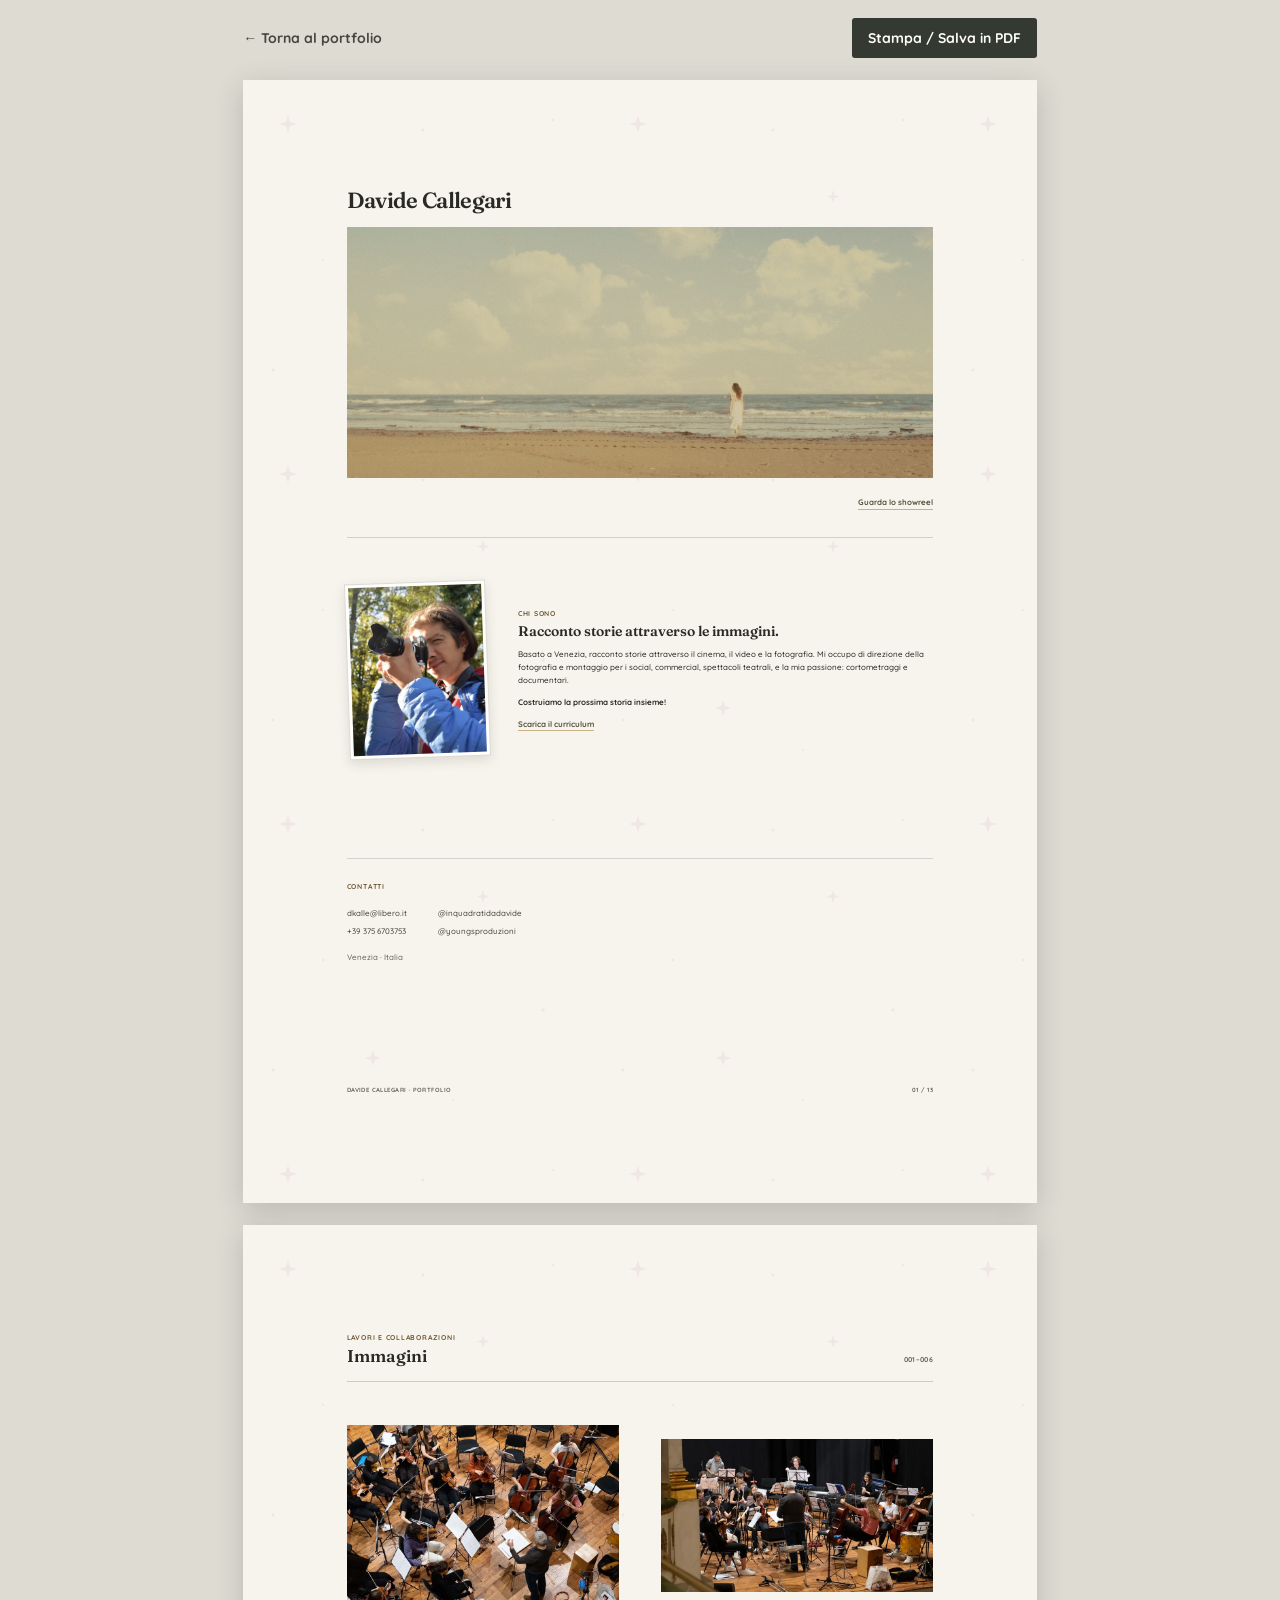
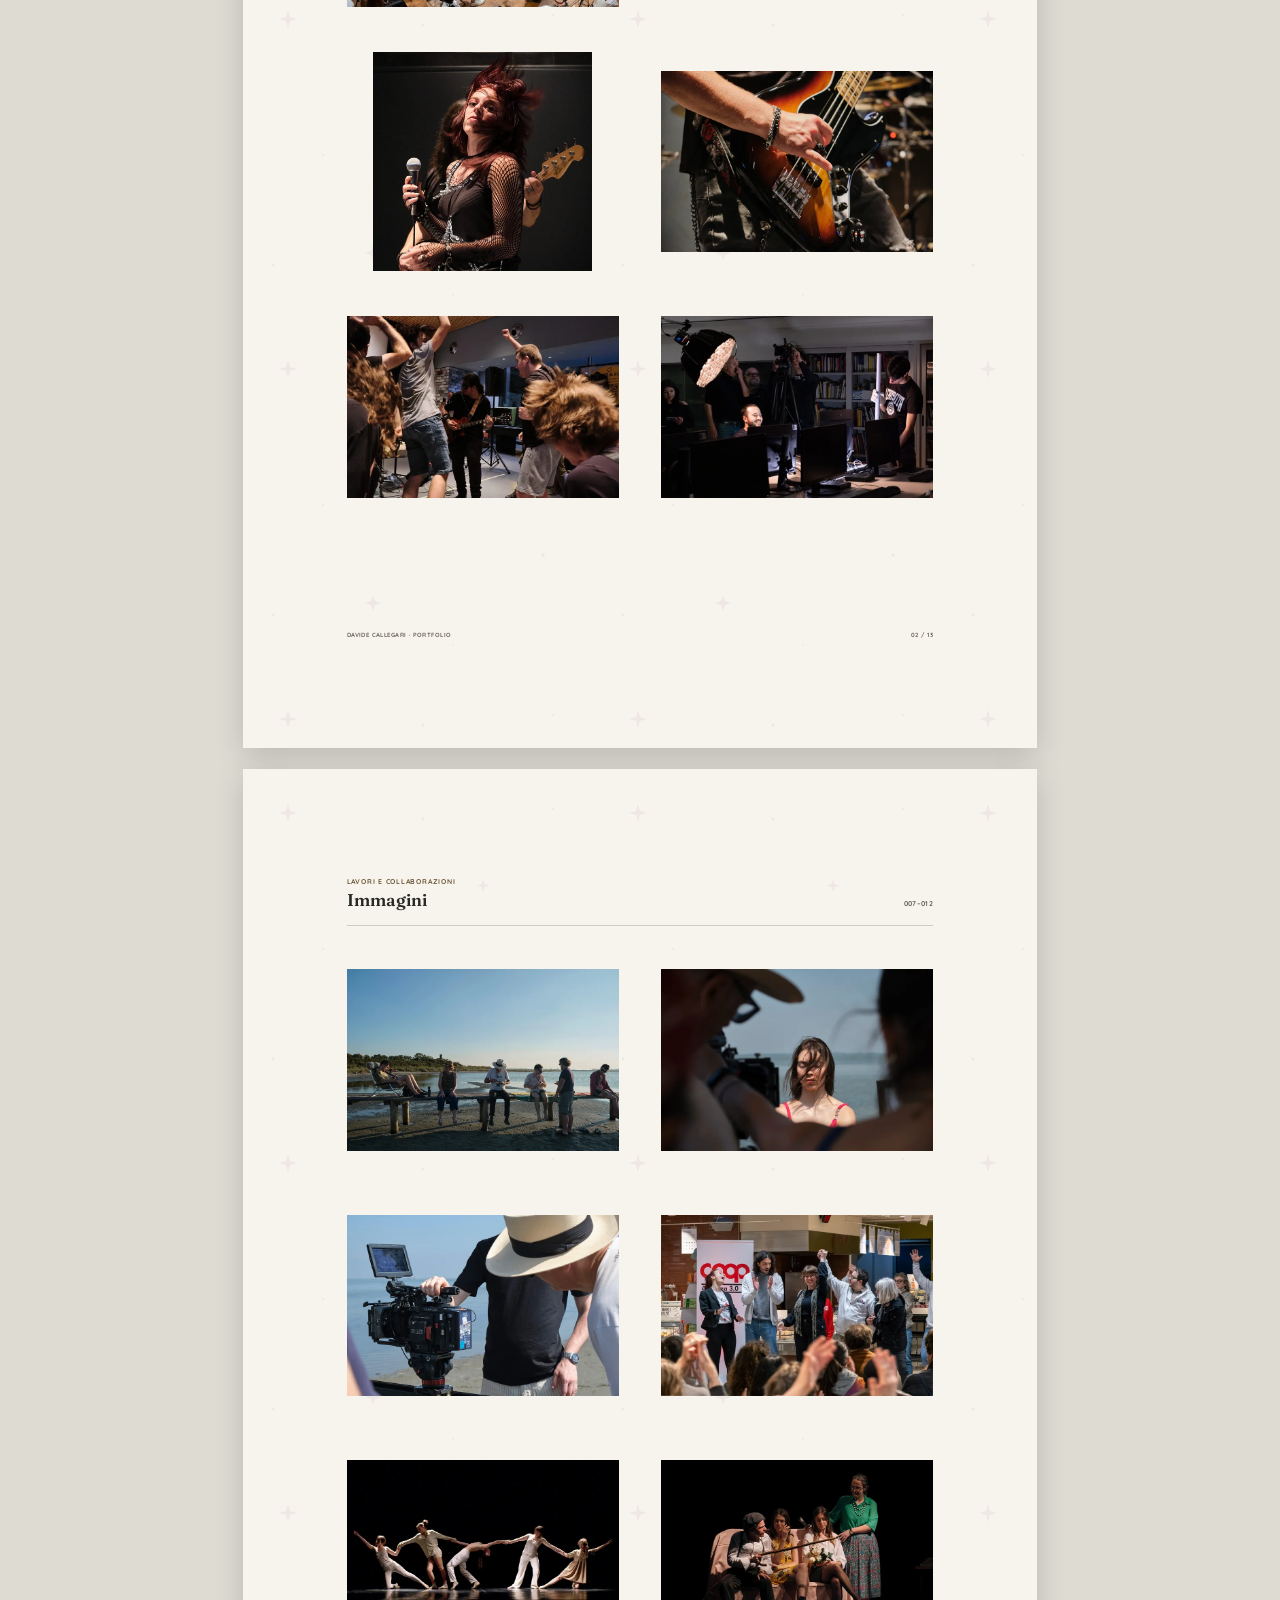
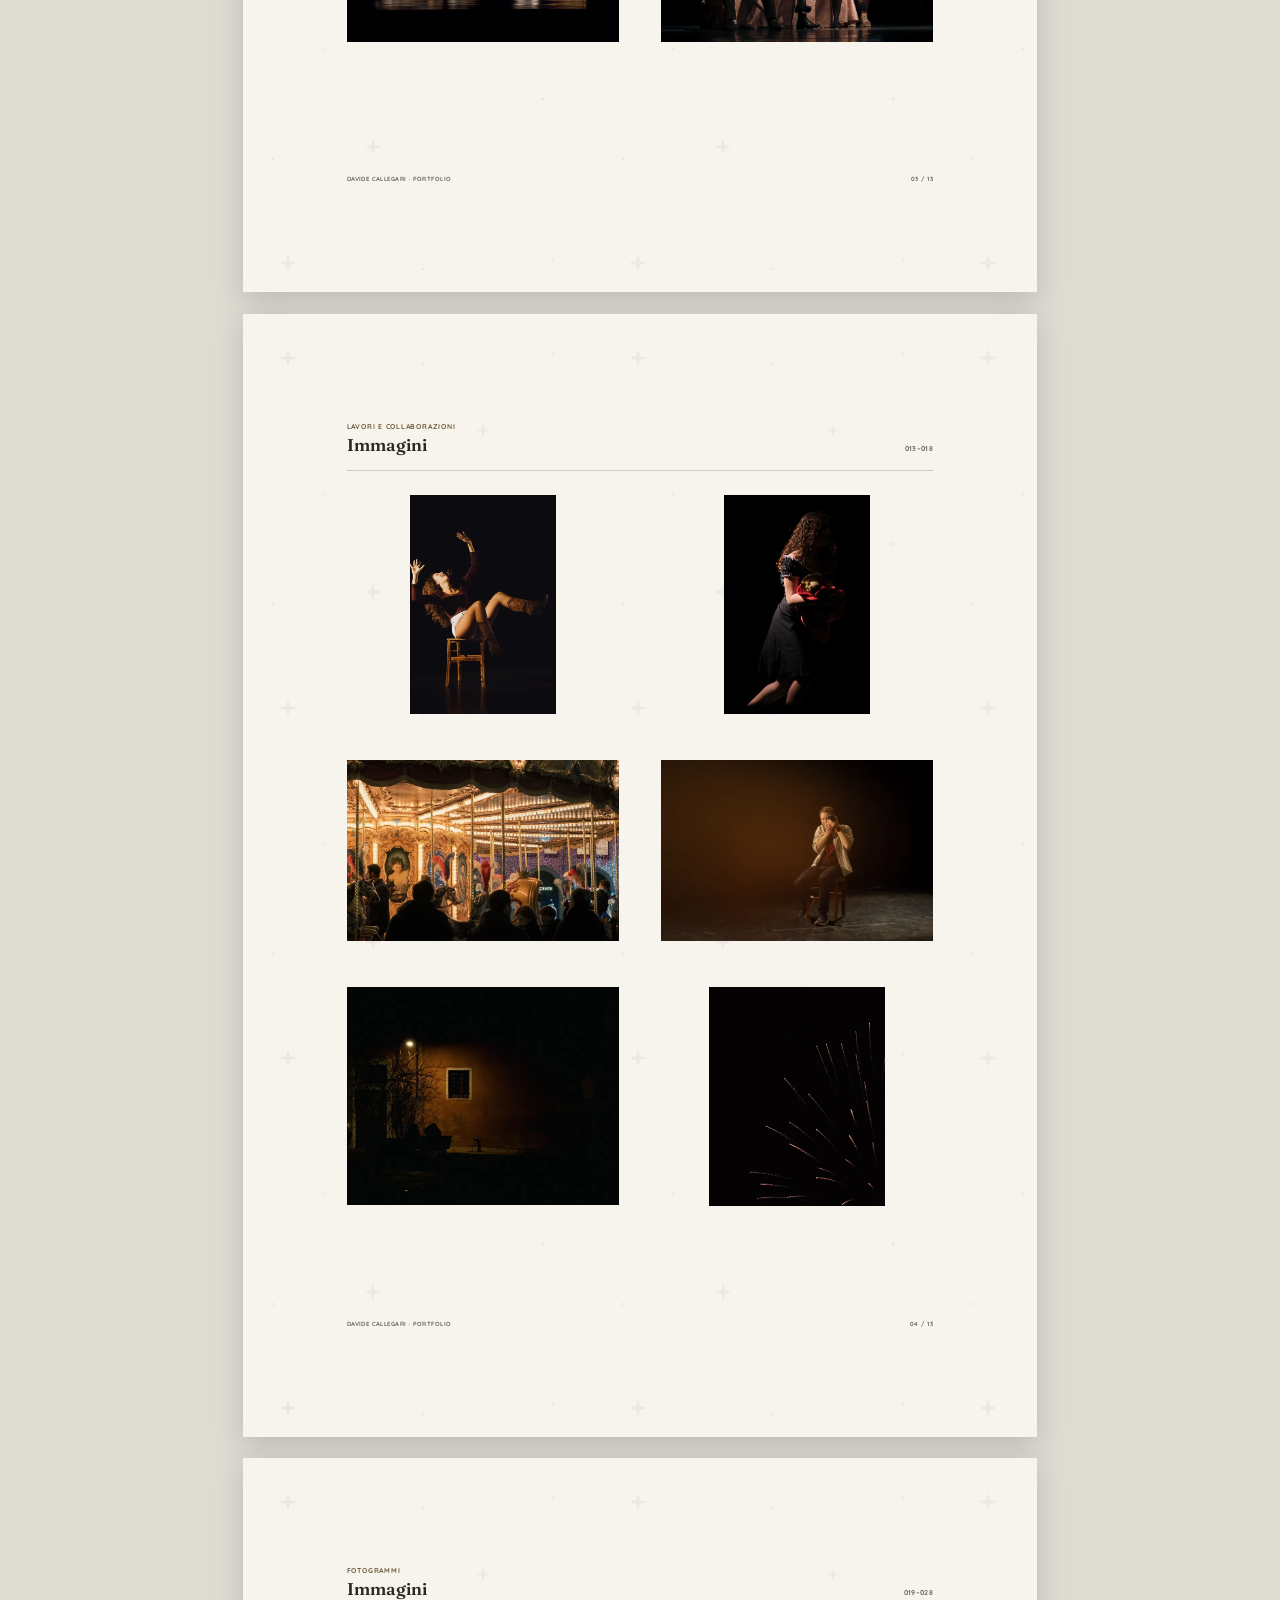
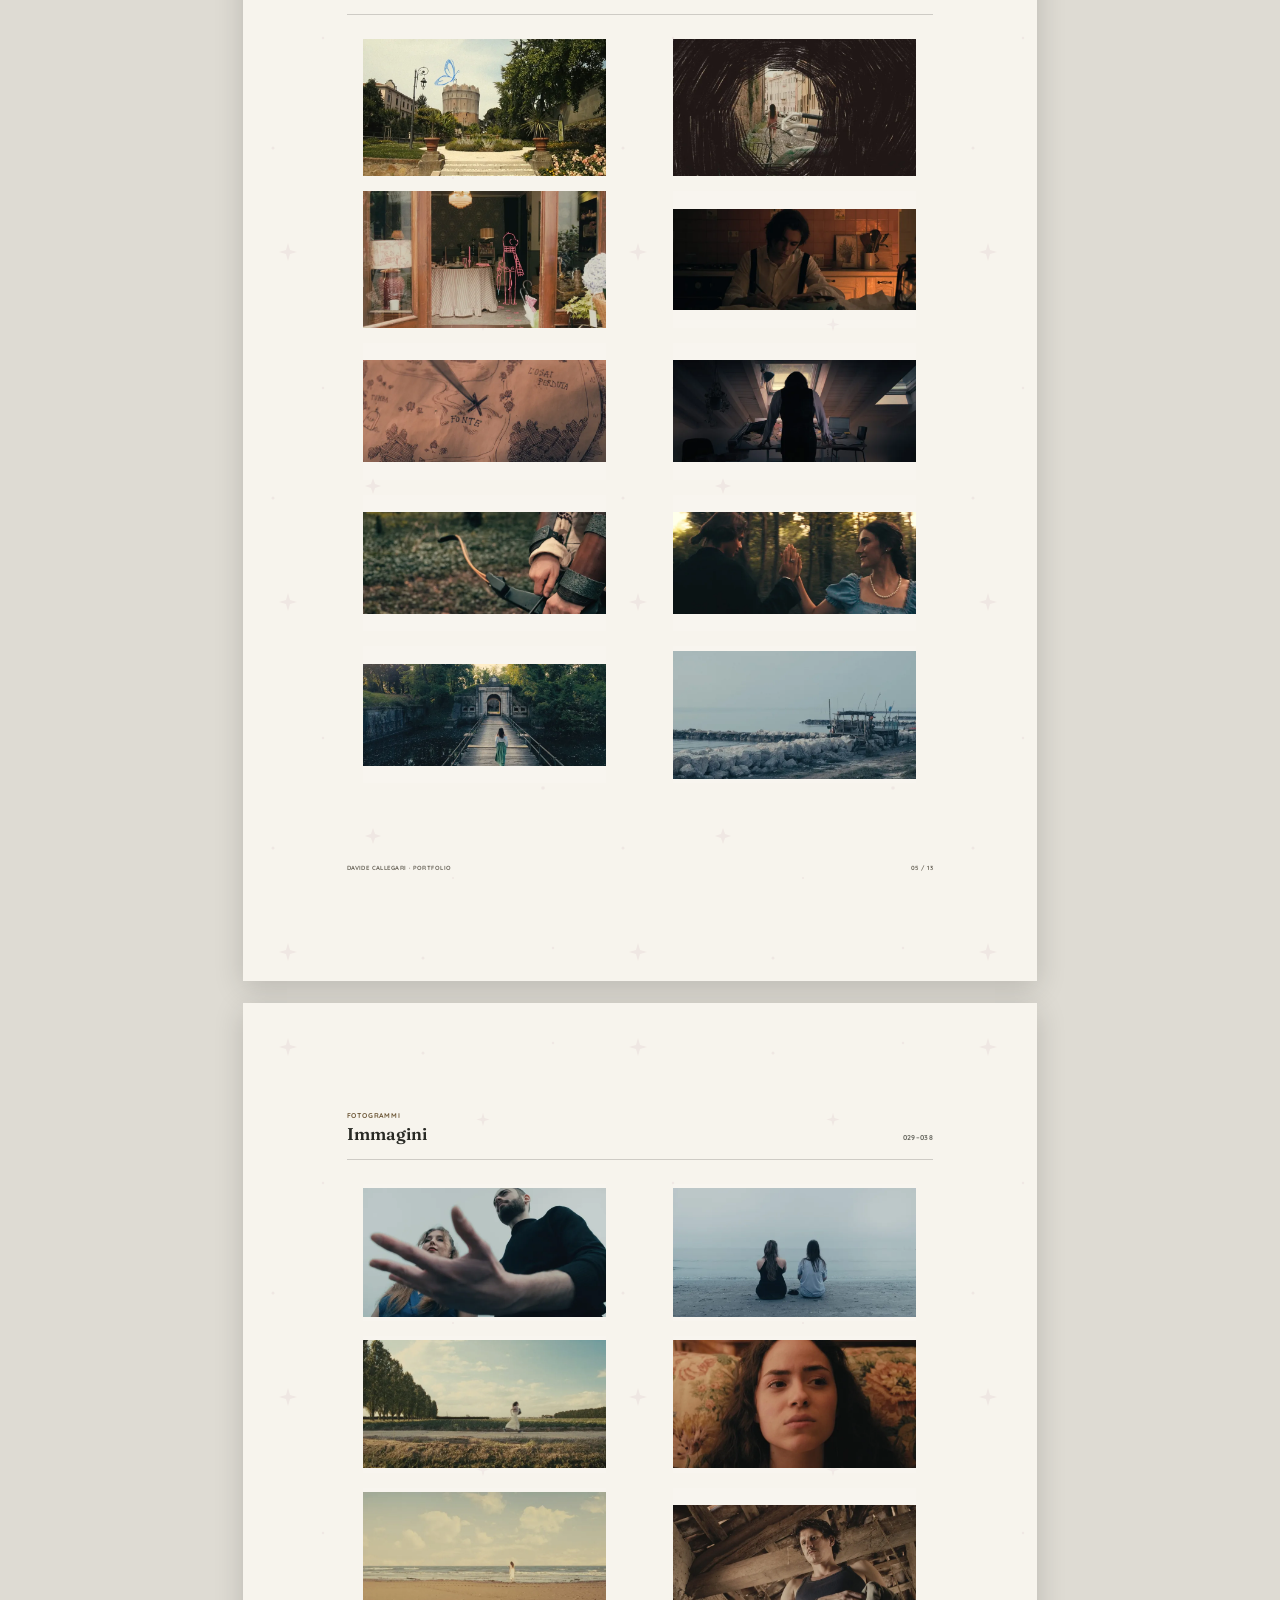
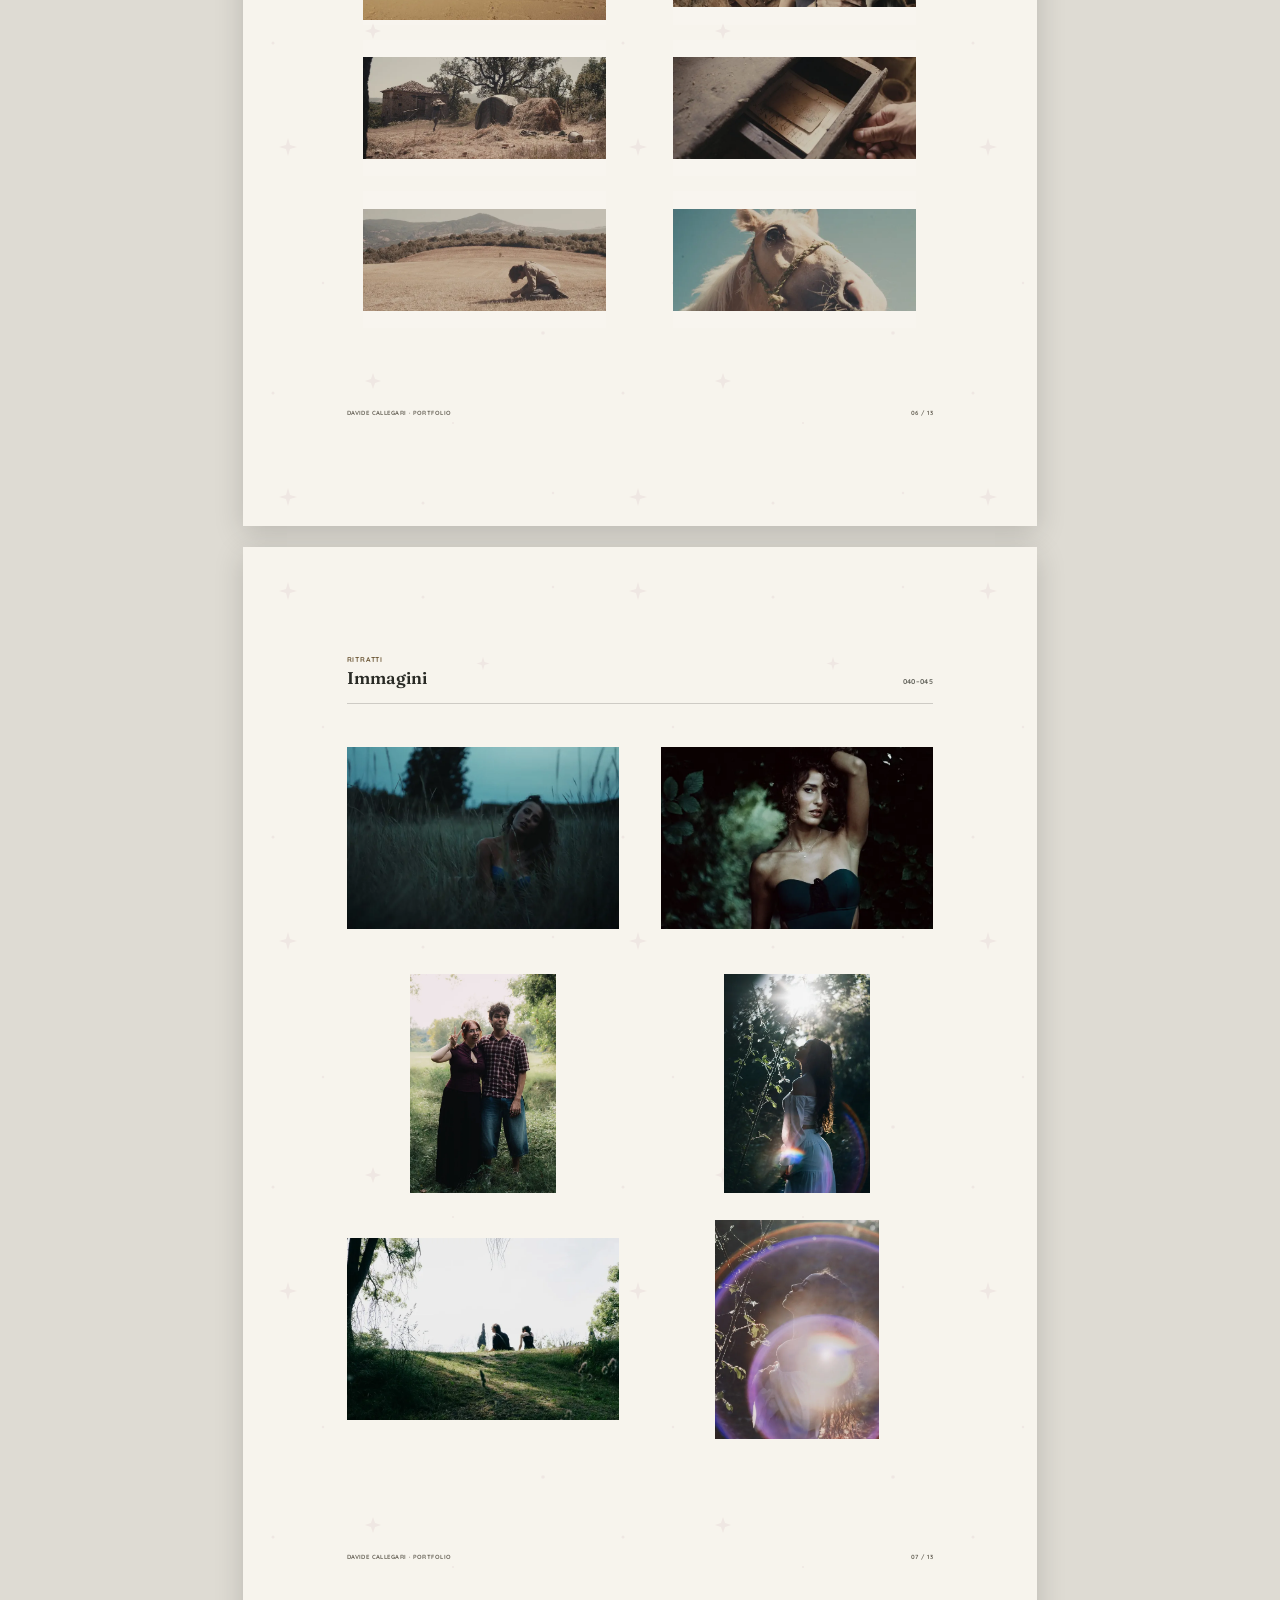
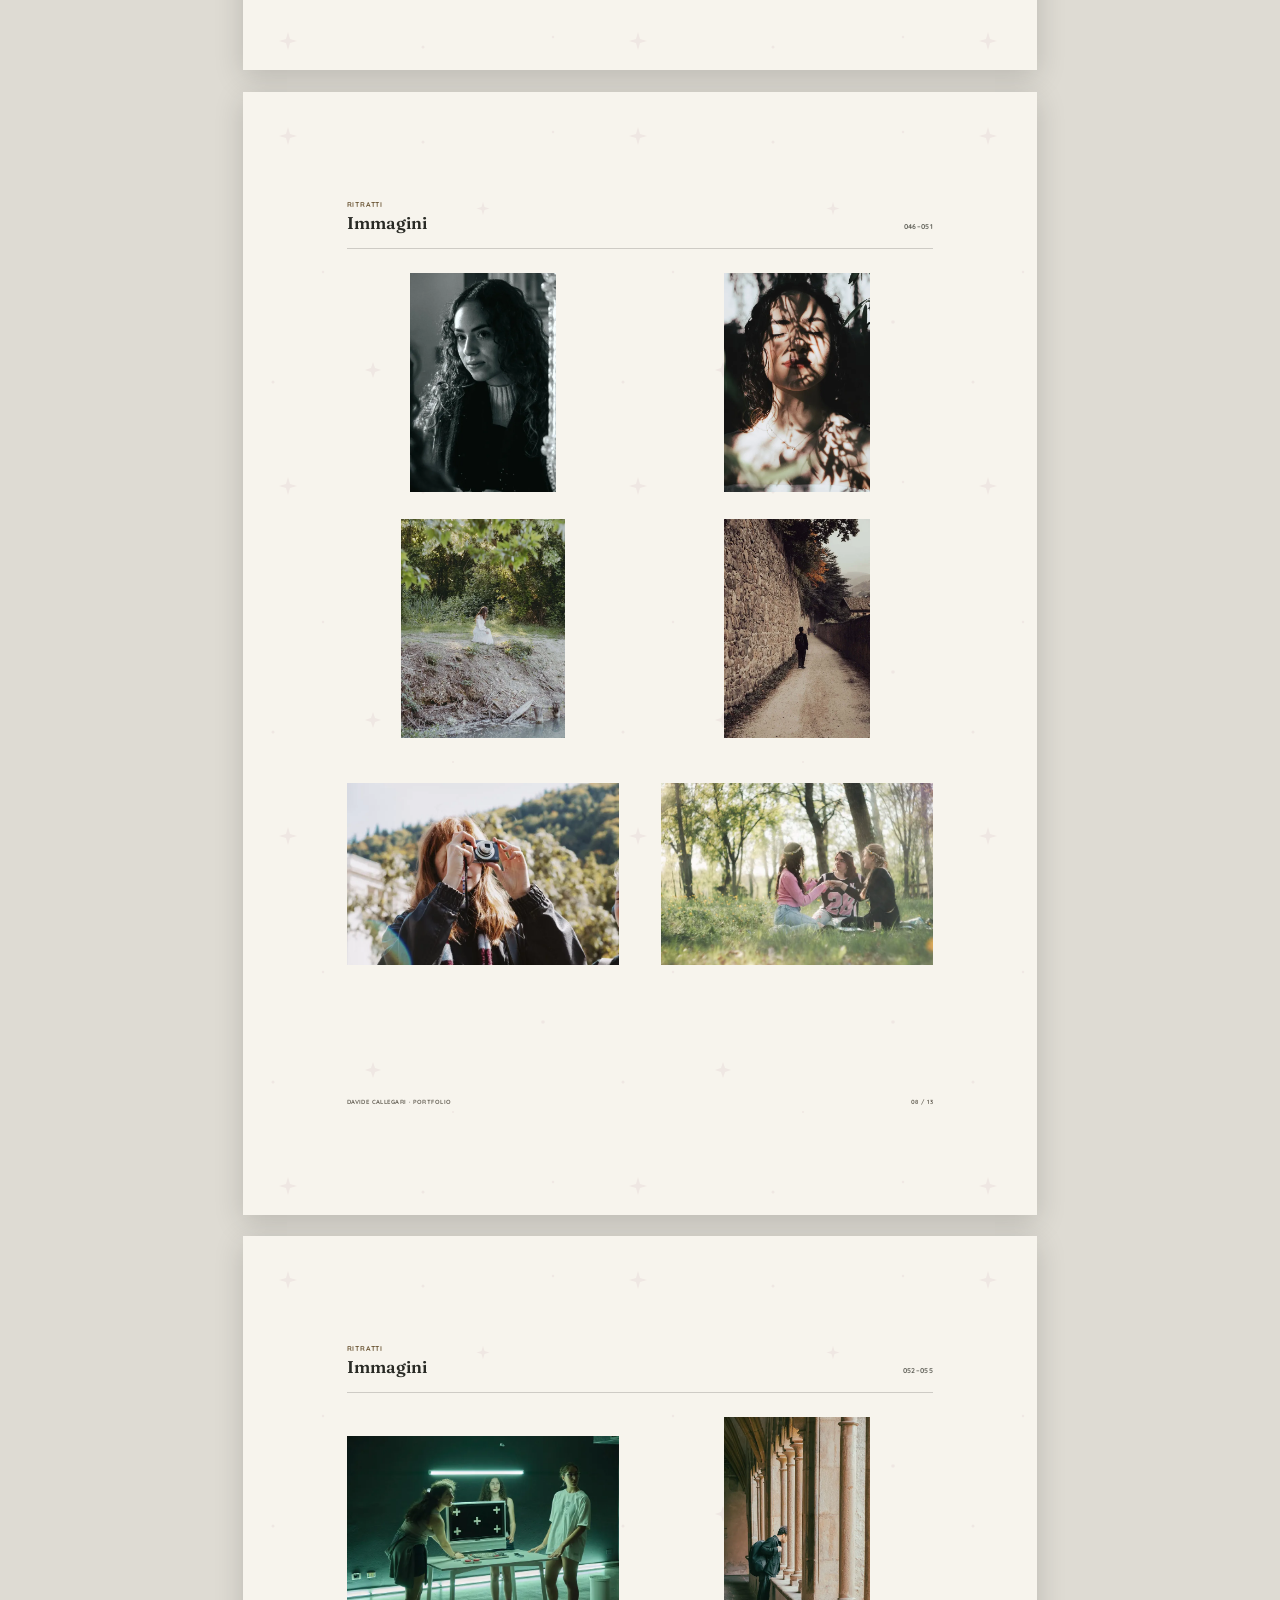
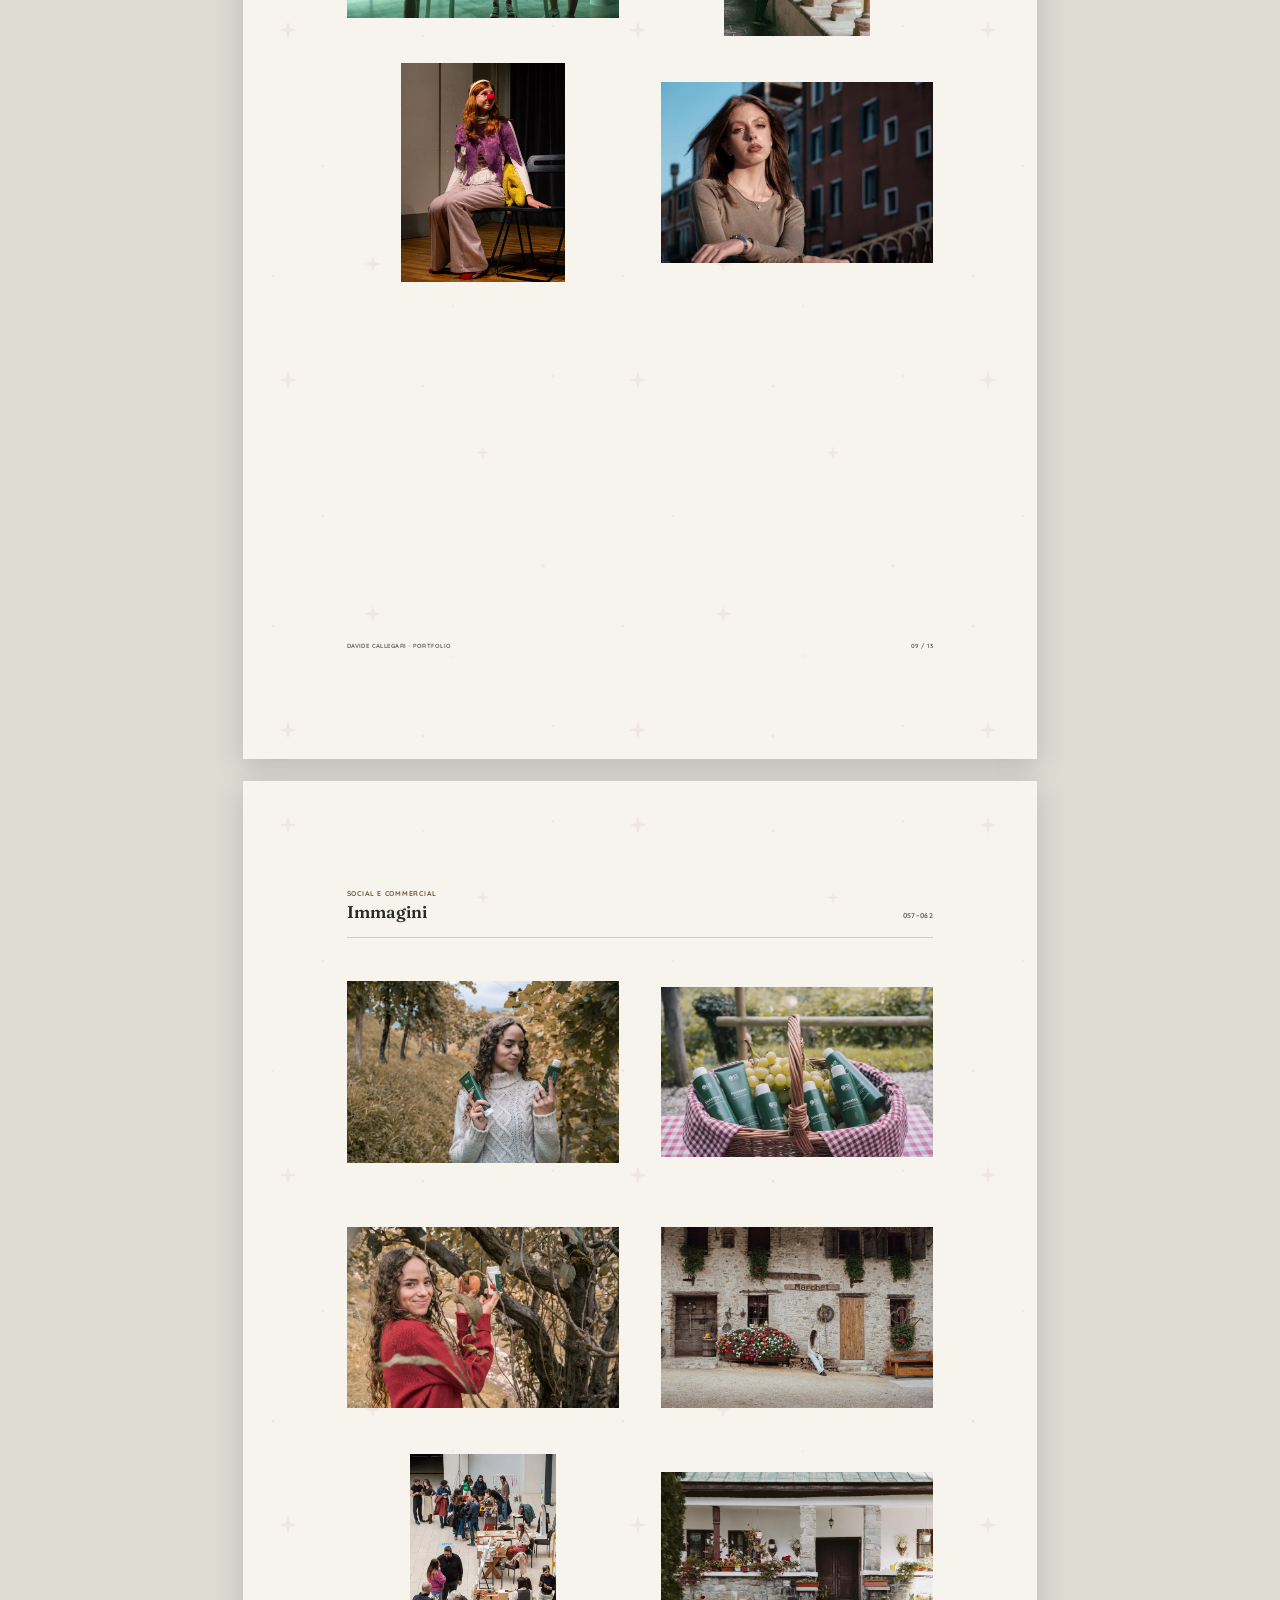
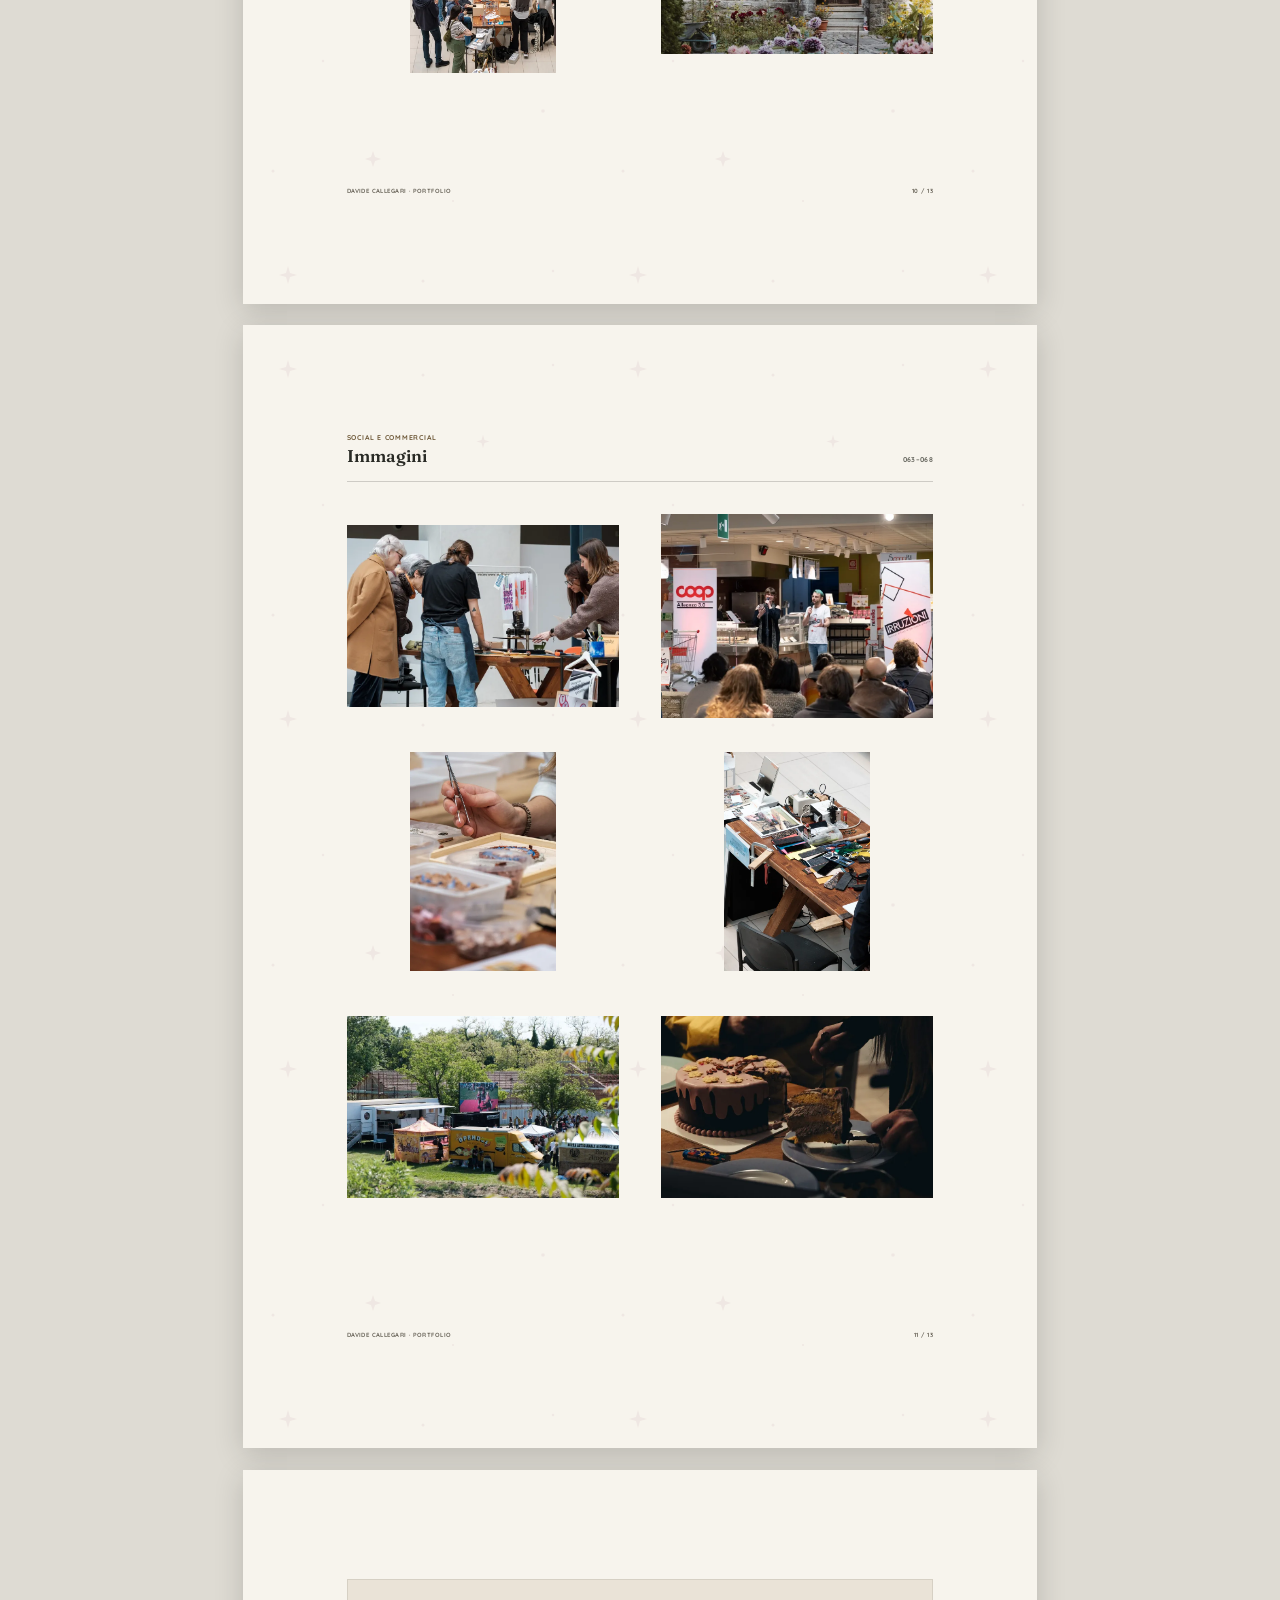
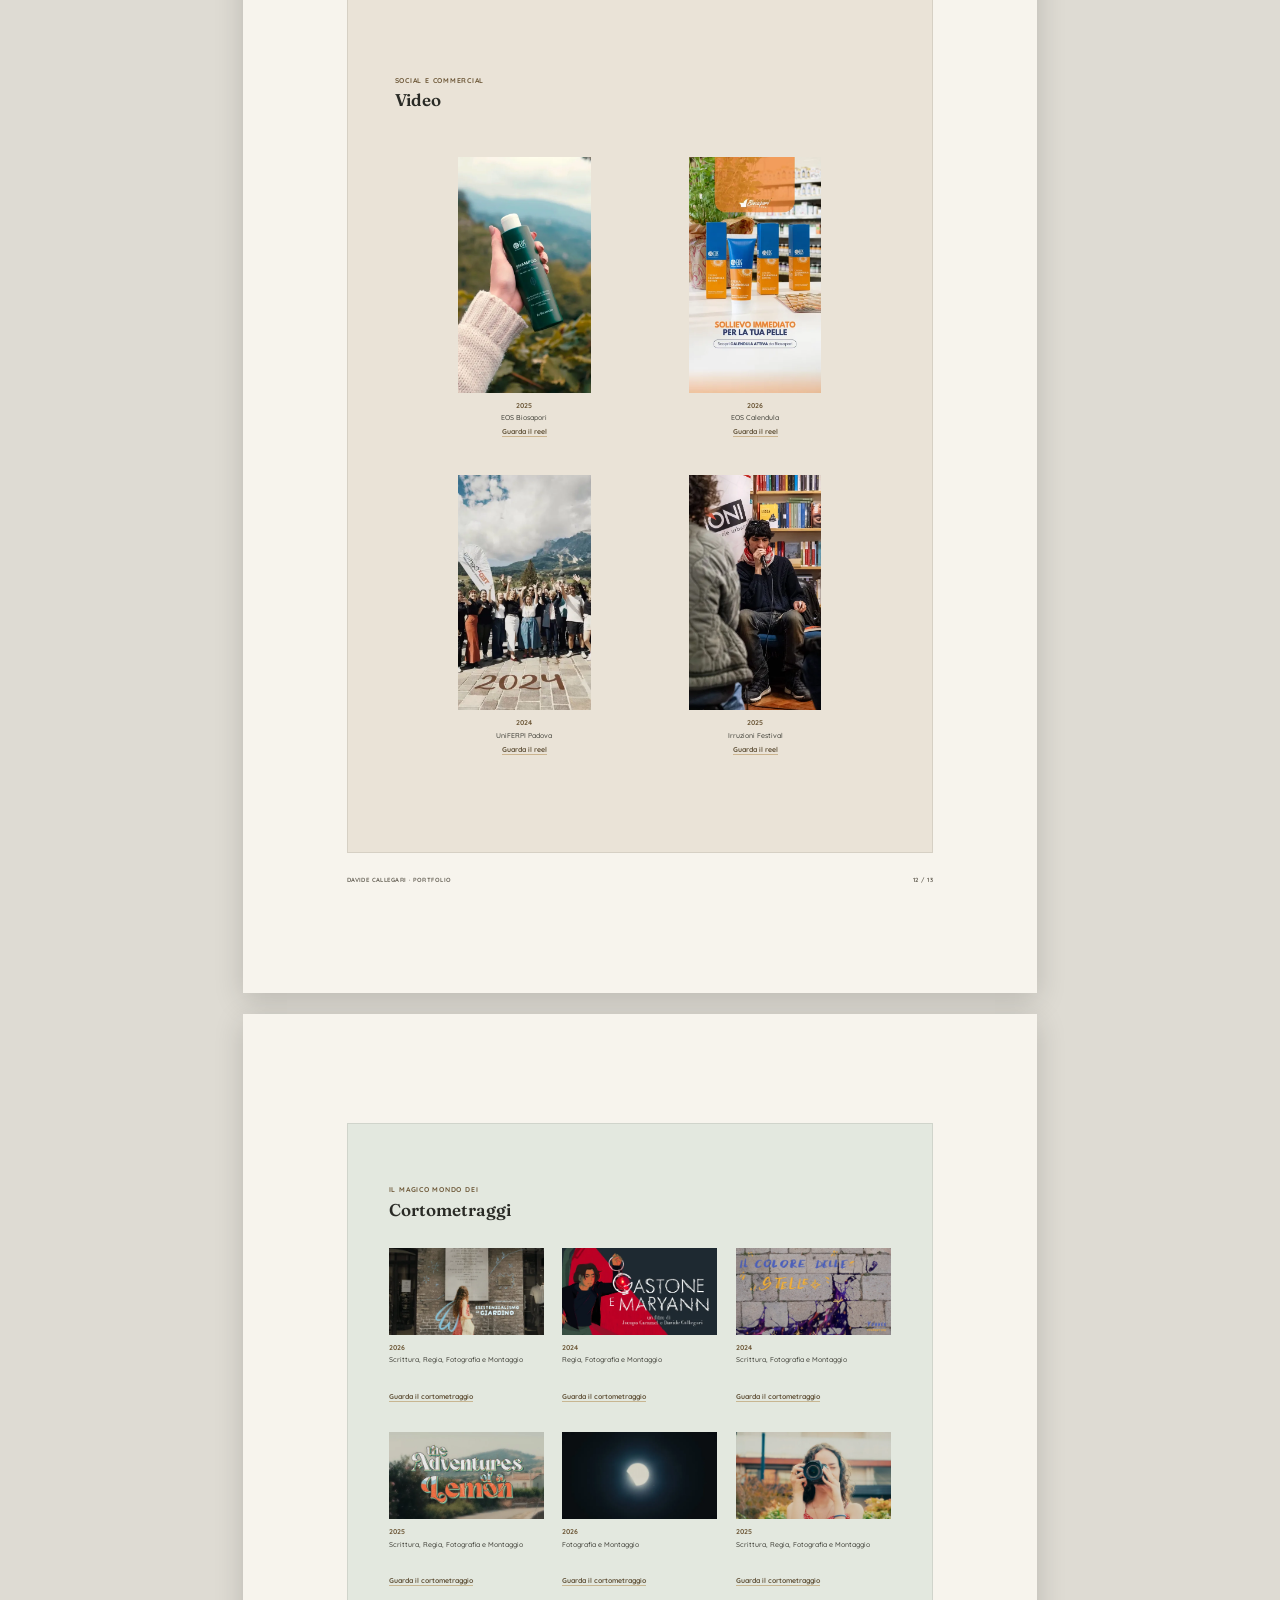
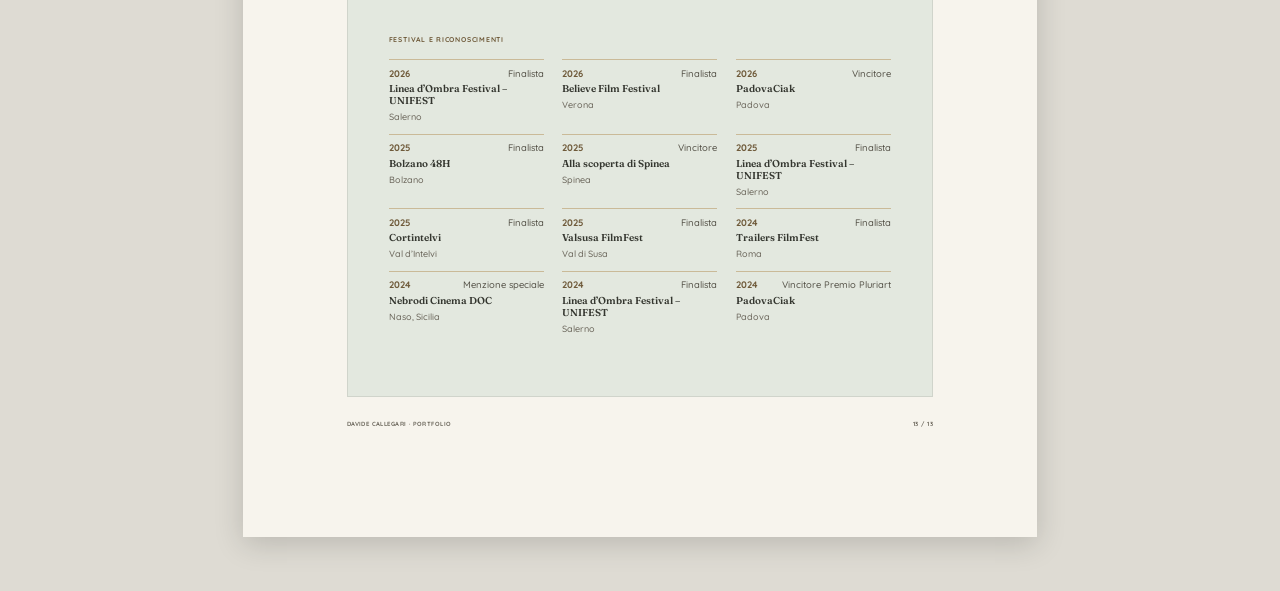
<file: portfolio.html>
<!DOCTYPE html>
<html lang="it">
 <head>
  <meta charset="utf-8"/>
  <meta content="width=device-width, initial-scale=1.0" name="viewport"/>
  <meta content="#F7F4ED" name="theme-color"/>
  <link href="data:image/svg+xml,%3Csvg xmlns='http://www.w3.org/2000/svg' viewBox='0 0 64 64'%3E%3Crect width='64' height='64' rx='16' fill='%230b0e26'/%3E%3Cpath d='M 32,6 Q 38.5,21.5 56,24 Q 42,35 46.5,53 Q 32,44 17.5,53 Q 22,35 8,24 Q 25.5,21.5 32,6 Z' fill='%23F9E2AE' stroke='%23FDFBF7' stroke-width='2.5' stroke-linejoin='round'/%3E%3Ccircle cx='14' cy='14' r='2' fill='%23FDFBF7' opacity='0.8'/%3E%3Cpath d='M 52,10 L 53.2,13.8 L 57,15 L 53.2,16.2 L 52,20 L 50.8,16.2 L 47,15 L 50.8,13.8 Z' fill='%23FCE8E6'/%3E%3C/svg%3E" rel="icon" type="image/svg+xml"/>
  <meta content="Portfolio di Davide Callegari &mdash; filmmaker, videomaker e fotografo." name="description"/>
  <meta content="Davide Callegari" name="author"/>
  <meta content="Davide Callegari, portfolio, filmmaker, videomaker, fotografo, Venezia" name="keywords"/>
  <link href="https://davidecallegari.github.io/home/portfolio.html" rel="canonical"/>
  <meta content="website" property="og:type"/>
  <meta content="it_IT" property="og:locale"/>
  <meta content="Davide Callegari &mdash; Portfolio" property="og:title"/>
  <meta content="Portfolio di Davide Callegari &mdash; filmmaker, videomaker e fotografo." property="og:description"/>
  <meta content="https://davidecallegari.github.io/home/portfolio.html" property="og:url"/>
  <meta content="https://davidecallegari.github.io/home/assets/images/originals/sfondo001.jpg" property="og:image"/>
  <meta content="Immagine panoramica del portfolio di Davide Callegari" property="og:image:alt"/>
  <meta content="summary_large_image" name="twitter:card"/>
  <meta content="Davide Callegari &mdash; Portfolio" name="twitter:title"/>
  <meta content="Portfolio di Davide Callegari &mdash; filmmaker, videomaker e fotografo." name="twitter:description"/>
  <meta content="https://davidecallegari.github.io/home/assets/images/originals/sfondo001.jpg" name="twitter:image"/>
  <title>
   Davide Callegari &mdash; Portfolio
  </title>
  <link href="assets/fonts/fonts.css" rel="stylesheet"/>
  <link href="css/portfolio.css" rel="stylesheet"/>
 </head>
 <body>
  <nav aria-label="Azioni documento" class="screen-toolbar">
   <a class="back-link" href="index.html">
    &larr; Torna al portfolio
   </a>
   <button aria-busy="false" class="print-button" id="printButton" type="button">
    Stampa / Salva in PDF
   </button>
   <span aria-live="polite" class="sr-only" id="printStatus" role="status"></span>
  </nav>
  <main class="portfolio-document">
   <article class="pdf-page cover-page">
    <div class="page-content">
     <h1 class="cover-name">
      Davide Callegari
     </h1>
     <header class="cover-banner">
      <img alt="Figura solitaria sulla spiaggia in una scena al mare." decoding="async" fetchpriority="high" height="823" loading="eager" src="assets/images/webp/sfondo001.webp" width="1920"/>
     </header>
     <div class="showreel-row">
      <a class="text-link showreel-link" href="https://www.youtube.com/watch?v=4aja6p8wSnA" rel="noopener noreferrer" target="_blank">
       Guarda lo showreel
      </a>
     </div>
     <section aria-labelledby="bio-title" class="bio-block">
      <div class="bio-photo-wrap">
       <div class="bio-photo">
        <img alt="Ritratto di Davide Callegari con una macchina fotografica." decoding="async" height="750" src="assets/images/webp/profile.webp" width="600"/>
       </div>
      </div>
      <div class="bio-copy">
       <p class="eyebrow">
        Chi sono
       </p>
       <h2 id="bio-title">
        Racconto storie attraverso le immagini.
       </h2>
       <p>
        Basato a Venezia, racconto storie attraverso il cinema, il video e la fotografia. Mi occupo di direzione della fotografia e montaggio per i social, commercial, spettacoli teatrali, e la mia passione: cortometraggi e documentari.
       </p>
       <p class="bio-callout">
        Costruiamo la prossima storia insieme!
       </p>
       <div class="document-links">
        <a class="text-link" href="assets/documents/Davide_Callegari_CV.pdf" rel="noopener noreferrer" target="_blank">
         Scarica il curriculum
        </a>
       </div>
      </div>
     </section>
     <section aria-label="Contatti" class="cover-contacts">
      <p class="eyebrow">
       contatti
      </p>
      <div class="contact-columns">
       <div class="contact-column contact-column-primary">
        <a href="mailto:dkalle@libero.it">
         dkalle@libero.it
        </a>
        <a href="tel:+393756703753">
         +39 375 6703753
        </a>
        <span class="contact-location">
         Venezia &middot; Italia
        </span>
       </div>
       <div class="contact-column contact-column-social">
        <a href="https://instagram.com/inquadratidadavide" rel="noopener noreferrer" target="_blank">
         @inquadratidadavide
        </a>
        <a href="https://instagram.com/youngsproduzioni" rel="noopener noreferrer" target="_blank">
         @youngsproduzioni
        </a>
       </div>
      </div>
     </section>
     <footer aria-label="Numero pagina" class="page-meta">
      <span>
       DAVIDE CALLEGARI &middot; PORTFOLIO
      </span>
      <span>
       01 / 13
      </span>
     </footer>
    </div>
   </article>
   <article class="pdf-page photo-page">
    <div class="page-content">
     <header class="section-heading">
      <div>
       <p class="eyebrow">
        Lavori e collaborazioni
       </p>
       <h2>
        Immagini
       </h2>
      </div>
      <span class="range-label">
       001&ndash;006
      </span>
     </header>
     <div class="photo-grid">
      <a aria-label="Apri l&rsquo;immagine in alta risoluzione: Orchestra ripresa dall&rsquo;alto durante una prova musicale." class="photo-link" href="assets/images/originals/img001.jpg" rel="noopener noreferrer" target="_blank">
       <img alt="Orchestra ripresa dall&rsquo;alto durante una prova musicale." decoding="async" height="533" loading="eager" src="assets/images/webp/img001.webp" width="800"/>
      </a>
      <a aria-label="Apri l&rsquo;immagine in alta risoluzione: Orchestra e direttori durante una sessione di prova in sala." class="photo-link" href="assets/images/originals/img002.jpg" rel="noopener noreferrer" target="_blank">
       <img alt="Orchestra e direttori durante una sessione di prova in sala." decoding="async" height="450" loading="eager" src="assets/images/webp/img002.webp" width="800"/>
      </a>
      <a aria-label="Apri l&rsquo;immagine in alta risoluzione: Cantante con microfono durante un&rsquo;esibizione su sfondo scuro." class="photo-link" href="assets/images/originals/img003.jpg" rel="noopener noreferrer" target="_blank">
       <img alt="Cantante con microfono durante un&rsquo;esibizione su sfondo scuro." decoding="async" height="800" loading="eager" src="assets/images/webp/img003.webp" width="800"/>
      </a>
      <a aria-label="Apri l&rsquo;immagine in alta risoluzione: Dettaglio delle mani che suonano una chitarra elettrica." class="photo-link" href="assets/images/originals/img004.jpg" rel="noopener noreferrer" target="_blank">
       <img alt="Dettaglio delle mani che suonano una chitarra elettrica." decoding="async" height="533" loading="eager" src="assets/images/webp/img004.webp" width="800"/>
      </a>
      <a aria-label="Apri l&rsquo;immagine in alta risoluzione: Pubblico che balla durante un&rsquo;esibizione musicale." class="photo-link" href="assets/images/originals/img005.jpg" rel="noopener noreferrer" target="_blank">
       <img alt="Pubblico che balla durante un&rsquo;esibizione musicale." decoding="async" height="533" loading="eager" src="assets/images/webp/img005.webp" width="800"/>
      </a>
      <a aria-label="Apri l&rsquo;immagine in alta risoluzione: Set di produzione video in interni con videocamera e luci." class="photo-link" href="assets/images/originals/img006.jpg" rel="noopener noreferrer" target="_blank">
       <img alt="Set di produzione video in interni con videocamera e luci." decoding="async" height="533" loading="eager" src="assets/images/webp/img006.webp" width="800"/>
      </a>
     </div>
     <footer aria-label="Numero pagina" class="page-meta">
      <span>
       DAVIDE CALLEGARI &middot; PORTFOLIO
      </span>
      <span>
       02 / 13
      </span>
     </footer>
    </div>
   </article>
   <article class="pdf-page photo-page">
    <div class="page-content">
     <header class="section-heading">
      <div>
       <p class="eyebrow">
        Lavori e collaborazioni
       </p>
       <h2>
        Immagini
       </h2>
      </div>
      <span class="range-label">
       007&ndash;012
      </span>
     </header>
     <div class="photo-grid">
      <a aria-label="Apri l&rsquo;immagine in alta risoluzione: Musicisti che suonano all&rsquo;aperto vicino all&rsquo;acqua." class="photo-link" href="assets/images/originals/img007.jpg" rel="noopener noreferrer" target="_blank">
       <img alt="Musicisti che suonano all&rsquo;aperto vicino all&rsquo;acqua." decoding="async" height="533" loading="eager" src="assets/images/webp/img007.webp" width="800"/>
      </a>
      <a aria-label="Apri l&rsquo;immagine in alta risoluzione: Attrice ripresa sul set, osservata attraverso la videocamera." class="photo-link" href="assets/images/originals/img008.jpg" rel="noopener noreferrer" target="_blank">
       <img alt="Attrice ripresa sul set, osservata attraverso la videocamera." decoding="async" height="533" loading="eager" src="assets/images/webp/img008.webp" width="800"/>
      </a>
      <a aria-label="Apri l&rsquo;immagine in alta risoluzione: Operatore alla macchina da presa durante una ripresa all&rsquo;aperto." class="photo-link" href="assets/images/originals/img009.jpg" rel="noopener noreferrer" target="_blank">
       <img alt="Operatore alla macchina da presa durante una ripresa all&rsquo;aperto." decoding="async" height="533" loading="eager" src="assets/images/webp/img009.webp" width="800"/>
      </a>
      <a aria-label="Apri l&rsquo;immagine in alta risoluzione: Pubblico riunito durante un evento in uno spazio commerciale." class="photo-link" href="assets/images/originals/img010.jpg" rel="noopener noreferrer" target="_blank">
       <img alt="Pubblico riunito durante un evento in uno spazio commerciale." decoding="async" height="533" loading="eager" src="assets/images/webp/img010.webp" width="800"/>
      </a>
      <a aria-label="Apri l&rsquo;immagine in alta risoluzione: Danzatori impegnati in una coreografia su un palco buio." class="photo-link" href="assets/images/originals/img011.jpg" rel="noopener noreferrer" target="_blank">
       <img alt="Danzatori impegnati in una coreografia su un palco buio." decoding="async" height="533" loading="eager" src="assets/images/webp/img011.webp" width="800"/>
      </a>
      <a aria-label="Apri l&rsquo;immagine in alta risoluzione: Gruppo di interpreti in scena durante una rappresentazione teatrale." class="photo-link" href="assets/images/originals/img012.jpg" rel="noopener noreferrer" target="_blank">
       <img alt="Gruppo di interpreti in scena durante una rappresentazione teatrale." decoding="async" height="533" loading="eager" src="assets/images/webp/img012.webp" width="800"/>
      </a>
     </div>
     <footer aria-label="Numero pagina" class="page-meta">
      <span>
       DAVIDE CALLEGARI &middot; PORTFOLIO
      </span>
      <span>
       03 / 13
      </span>
     </footer>
    </div>
   </article>
   <article class="pdf-page photo-page">
    <div class="page-content">
     <header class="section-heading">
      <div>
       <p class="eyebrow">
        Lavori e collaborazioni
       </p>
       <h2>
        Immagini
       </h2>
      </div>
      <span class="range-label">
       013&ndash;018
      </span>
     </header>
     <div class="photo-grid">
      <a aria-label="Apri l&rsquo;immagine in alta risoluzione: Performer seduta su una sedia durante uno spettacolo sul palco." class="photo-link" href="assets/images/originals/img013.jpg" rel="noopener noreferrer" target="_blank">
       <img alt="Performer seduta su una sedia durante uno spettacolo sul palco." decoding="async" height="800" loading="eager" src="assets/images/webp/img013.webp" width="533"/>
      </a>
      <a aria-label="Apri l&rsquo;immagine in alta risoluzione: Ritratto di un performer in controluce su sfondo nero." class="photo-link" href="assets/images/originals/img014.jpg" rel="noopener noreferrer" target="_blank">
       <img alt="Ritratto di un performer in controluce su sfondo nero." decoding="async" height="800" loading="eager" src="assets/images/webp/img014.webp" width="533"/>
      </a>
      <a aria-label="Apri l&rsquo;immagine in alta risoluzione: Giostra illuminata durante una festa serale." class="photo-link" href="assets/images/originals/img015.jpg" rel="noopener noreferrer" target="_blank">
       <img alt="Giostra illuminata durante una festa serale." decoding="async" height="533" loading="eager" src="assets/images/webp/img015.webp" width="800"/>
      </a>
      <a aria-label="Apri l&rsquo;immagine in alta risoluzione: Danzatrice seduta da sola sul palco, illuminata da una luce calda." class="photo-link" href="assets/images/originals/img016.jpg" rel="noopener noreferrer" target="_blank">
       <img alt="Danzatrice seduta da sola sul palco, illuminata da una luce calda." decoding="async" height="533" loading="eager" src="assets/images/webp/img016.webp" width="800"/>
      </a>
      <a aria-label="Apri l&rsquo;immagine in alta risoluzione: Piccolo edificio illuminato nella notte." class="photo-link" href="assets/images/originals/img017.jpg" rel="noopener noreferrer" target="_blank">
       <img alt="Piccolo edificio illuminato nella notte." decoding="async" height="640" loading="eager" src="assets/images/webp/img017.webp" width="800"/>
      </a>
      <a aria-label="Apri l&rsquo;immagine in alta risoluzione: Fuochi d&rsquo;artificio nel cielo notturno." class="photo-link" href="assets/images/originals/img018.jpg" rel="noopener noreferrer" target="_blank">
       <img alt="Fuochi d&rsquo;artificio nel cielo notturno." decoding="async" height="800" loading="eager" src="assets/images/webp/img018.webp" width="640"/>
      </a>
     </div>
     <footer aria-label="Numero pagina" class="page-meta">
      <span>
       DAVIDE CALLEGARI &middot; PORTFOLIO
      </span>
      <span>
       04 / 13
      </span>
     </footer>
    </div>
   </article>
   <article class="pdf-page photo-page">
    <div class="page-content">
     <header class="section-heading">
      <div>
       <p class="eyebrow">
        Fotogrammi
       </p>
       <h2>
        Immagini
       </h2>
      </div>
      <span class="range-label">
       019&ndash;028
      </span>
     </header>
     <div class="photogram-grid">
      <a aria-label="Apri l&rsquo;immagine in alta risoluzione: Giardino con una torre in pietra sullo sfondo." class="photo-link" href="assets/images/originals/img019.jpg" rel="noopener noreferrer" target="_blank">
       <img alt="Giardino con una torre in pietra sullo sfondo." decoding="async" height="450" loading="eager" src="assets/images/webp/img019.webp" width="800"/>
      </a>
      <a aria-label="Apri l&rsquo;immagine in alta risoluzione: Passaggio ad arco che incornicia un canale e una barca." class="photo-link" href="assets/images/originals/img020.jpg" rel="noopener noreferrer" target="_blank">
       <img alt="Passaggio ad arco che incornicia un canale e una barca." decoding="async" height="450" loading="eager" src="assets/images/webp/img020.webp" width="800"/>
      </a>
      <a aria-label="Apri l&rsquo;immagine in alta risoluzione: Vetrina di un negozio con tavolini e oggetti esposti." class="photo-link" href="assets/images/originals/img021.jpg" rel="noopener noreferrer" target="_blank">
       <img alt="Vetrina di un negozio con tavolini e oggetti esposti." decoding="async" height="450" loading="eager" src="assets/images/webp/img021.webp" width="800"/>
      </a>
      <a aria-label="Apri l&rsquo;immagine in alta risoluzione: Persona al lavoro alla scrivania in una stanza illuminata da una lampada." class="photo-link" href="assets/images/originals/img022.jpg" rel="noopener noreferrer" target="_blank">
       <img alt="Persona al lavoro alla scrivania in una stanza illuminata da una lampada." decoding="async" height="335" loading="eager" src="assets/images/webp/img022.webp" width="800"/>
      </a>
      <a aria-label="Apri l&rsquo;immagine in alta risoluzione: Dettaglio di un quaderno illustrato con appunti e disegni." class="photo-link" href="assets/images/originals/img023.jpg" rel="noopener noreferrer" target="_blank">
       <img alt="Dettaglio di un quaderno illustrato con appunti e disegni." decoding="async" height="335" loading="eager" src="assets/images/webp/img023.webp" width="800"/>
      </a>
      <a aria-label="Apri l&rsquo;immagine in alta risoluzione: Silhouette di una persona seduta al tavolo davanti a una finestra." class="photo-link" href="assets/images/originals/img024.jpg" rel="noopener noreferrer" target="_blank">
       <img alt="Silhouette di una persona seduta al tavolo davanti a una finestra." decoding="async" height="335" loading="eager" src="assets/images/webp/img024.webp" width="800"/>
      </a>
      <a aria-label="Apri l&rsquo;immagine in alta risoluzione: Dettaglio di una mano che impugna un arco in un ambiente boschivo." class="photo-link" href="assets/images/originals/img025.jpg" rel="noopener noreferrer" target="_blank">
       <img alt="Dettaglio di una mano che impugna un arco in un ambiente boschivo." decoding="async" height="335" loading="eager" src="assets/images/webp/img025.webp" width="800"/>
      </a>
      <a aria-label="Apri l&rsquo;immagine in alta risoluzione: Due interpreti in costume si incontrano in un bosco." class="photo-link" href="assets/images/originals/img026.jpg" rel="noopener noreferrer" target="_blank">
       <img alt="Due interpreti in costume si incontrano in un bosco." decoding="async" height="335" loading="eager" src="assets/images/webp/img026.webp" width="800"/>
      </a>
      <a aria-label="Apri l&rsquo;immagine in alta risoluzione: Persona che attraversa una passerella in un parco alberato." class="photo-link" href="assets/images/originals/img027.jpg" rel="noopener noreferrer" target="_blank">
       <img alt="Persona che attraversa una passerella in un parco alberato." decoding="async" height="335" loading="eager" src="assets/images/webp/img027.webp" width="800"/>
      </a>
      <a aria-label="Apri l&rsquo;immagine in alta risoluzione: Piccolo pontile sul mare in una giornata velata." class="photo-link" href="assets/images/originals/img028.jpg" rel="noopener noreferrer" target="_blank">
       <img alt="Piccolo pontile sul mare in una giornata velata." decoding="async" height="422" loading="eager" src="assets/images/webp/img028.webp" width="800"/>
      </a>
     </div>
     <footer aria-label="Numero pagina" class="page-meta">
      <span>
       DAVIDE CALLEGARI &middot; PORTFOLIO
      </span>
      <span>
       05 / 13
      </span>
     </footer>
    </div>
   </article>
   <article class="pdf-page photo-page">
    <div class="page-content">
     <header class="section-heading">
      <div>
       <p class="eyebrow">
        Fotogrammi
       </p>
       <h2>
        Immagini
       </h2>
      </div>
      <span class="range-label">
       029&ndash;038
      </span>
     </header>
     <div class="photogram-grid">
      <a aria-label="Apri l&rsquo;immagine in alta risoluzione: Due interpreti in primo piano durante una scena." class="photo-link" href="assets/images/originals/img029.jpg" rel="noopener noreferrer" target="_blank">
       <img alt="Due interpreti in primo piano durante una scena." decoding="async" height="422" loading="eager" src="assets/images/webp/img029.webp" width="800"/>
      </a>
      <a aria-label="Apri l&rsquo;immagine in alta risoluzione: Due persone sedute sulla spiaggia con lo sguardo rivolto al mare." class="photo-link" href="assets/images/originals/img030.jpg" rel="noopener noreferrer" target="_blank">
       <img alt="Due persone sedute sulla spiaggia con lo sguardo rivolto al mare." decoding="async" height="422" loading="eager" src="assets/images/webp/img030.webp" width="800"/>
      </a>
      <a aria-label="Apri l&rsquo;immagine in alta risoluzione: Persona in un campo vicino a un filare di alberi." class="photo-link" href="assets/images/originals/img031.jpg" rel="noopener noreferrer" target="_blank">
       <img alt="Persona in un campo vicino a un filare di alberi." decoding="async" height="422" loading="eager" src="assets/images/webp/img031.webp" width="800"/>
      </a>
      <a aria-label="Apri l&rsquo;immagine in alta risoluzione: Primo piano di una donna sdraiata su una superficie imbottita." class="photo-link" href="assets/images/originals/img032.jpg" rel="noopener noreferrer" target="_blank">
       <img alt="Primo piano di una donna sdraiata su una superficie imbottita." decoding="async" height="422" loading="eager" src="assets/images/webp/img032.webp" width="800"/>
      </a>
      <a aria-label="Apri l&rsquo;immagine in alta risoluzione: Persona sola sulla battigia, ripresa in campo lungo." class="photo-link" href="assets/images/originals/img033.jpg" rel="noopener noreferrer" target="_blank">
       <img alt="Persona sola sulla battigia, ripresa in campo lungo." decoding="async" height="422" loading="eager" src="assets/images/webp/img033.webp" width="800"/>
      </a>
      <a aria-label="Apri l&rsquo;immagine in alta risoluzione: Attore in abiti d&rsquo;epoca sotto una struttura in legno." class="photo-link" href="assets/images/originals/img034.jpg" rel="noopener noreferrer" target="_blank">
       <img alt="Attore in abiti d&rsquo;epoca sotto una struttura in legno." decoding="async" height="335" loading="eager" src="assets/images/webp/img034.webp" width="800"/>
      </a>
      <a aria-label="Apri l&rsquo;immagine in alta risoluzione: Scena rurale con una casa in pietra e un animale al pascolo." class="photo-link" href="assets/images/originals/img035.jpg" rel="noopener noreferrer" target="_blank">
       <img alt="Scena rurale con una casa in pietra e un animale al pascolo." decoding="async" height="335" loading="eager" src="assets/images/webp/img035.webp" width="800"/>
      </a>
      <a aria-label="Apri l&rsquo;immagine in alta risoluzione: Dettaglio di una mano che apre una piccola scatola in legno." class="photo-link" href="assets/images/originals/img036.jpg" rel="noopener noreferrer" target="_blank">
       <img alt="Dettaglio di una mano che apre una piccola scatola in legno." decoding="async" height="335" loading="eager" src="assets/images/webp/img036.webp" width="800"/>
      </a>
      <a aria-label="Apri l&rsquo;immagine in alta risoluzione: Figura distesa su un terreno arido, ripresa in campo lungo." class="photo-link" href="assets/images/originals/img037.jpg" rel="noopener noreferrer" target="_blank">
       <img alt="Figura distesa su un terreno arido, ripresa in campo lungo." decoding="async" height="335" loading="eager" src="assets/images/webp/img037.webp" width="800"/>
      </a>
      <a aria-label="Apri l&rsquo;immagine in alta risoluzione: Primo piano del muso di un cavallo chiaro." class="photo-link" href="assets/images/originals/img038.jpg" rel="noopener noreferrer" target="_blank">
       <img alt="Primo piano del muso di un cavallo chiaro." decoding="async" height="335" loading="eager" src="assets/images/webp/img038.webp" width="800"/>
      </a>
     </div>
     <footer aria-label="Numero pagina" class="page-meta">
      <span>
       DAVIDE CALLEGARI &middot; PORTFOLIO
      </span>
      <span>
       06 / 13
      </span>
     </footer>
    </div>
   </article>
   <article class="pdf-page photo-page">
    <div class="page-content">
     <header class="section-heading">
      <div>
       <p class="eyebrow">
        Ritratti
       </p>
       <h2>
        Immagini
       </h2>
      </div>
      <span class="range-label">
       040&ndash;045
      </span>
     </header>
     <div class="photo-grid">
      <a aria-label="Apri l&rsquo;immagine in alta risoluzione: Donna accovacciata tra l&rsquo;erba alta al crepuscolo." class="photo-link" href="assets/images/originals/img040.jpg" rel="noopener noreferrer" target="_blank">
       <img alt="Donna accovacciata tra l&rsquo;erba alta al crepuscolo." decoding="async" height="533" loading="eager" src="assets/images/webp/img040.webp" width="800"/>
      </a>
      <a aria-label="Apri l&rsquo;immagine in alta risoluzione: Ritratto di una donna su sfondo di vegetazione scura." class="photo-link" href="assets/images/originals/img041.jpg" rel="noopener noreferrer" target="_blank">
       <img alt="Ritratto di una donna su sfondo di vegetazione scura." decoding="async" height="533" loading="eager" src="assets/images/webp/img041.webp" width="800"/>
      </a>
      <a aria-label="Apri l&rsquo;immagine in alta risoluzione: Due persone in piedi in un giardino alberato." class="photo-link" href="assets/images/originals/img042.jpg" rel="noopener noreferrer" target="_blank">
       <img alt="Due persone in piedi in un giardino alberato." decoding="async" height="800" loading="eager" src="assets/images/webp/img042.webp" width="533"/>
      </a>
      <a aria-label="Apri l&rsquo;immagine in alta risoluzione: Ritratto di una donna attraversata dalla luce filtrata tra le foglie." class="photo-link" href="assets/images/originals/img043.jpg" rel="noopener noreferrer" target="_blank">
       <img alt="Ritratto di una donna attraversata dalla luce filtrata tra le foglie." decoding="async" height="800" loading="eager" src="assets/images/webp/img043.webp" width="533"/>
      </a>
      <a aria-label="Apri l&rsquo;immagine in alta risoluzione: Due figure sedute in una radura tra gli alberi." class="photo-link" href="assets/images/originals/img044.jpg" rel="noopener noreferrer" target="_blank">
       <img alt="Due figure sedute in una radura tra gli alberi." decoding="async" height="533" loading="eager" src="assets/images/webp/img044.webp" width="800"/>
      </a>
      <a aria-label="Apri l&rsquo;immagine in alta risoluzione: Riflessi di luce e bagliori colorati tra foglie e rami." class="photo-link" href="assets/images/originals/img045.jpg" rel="noopener noreferrer" target="_blank">
       <img alt="Riflessi di luce e bagliori colorati tra foglie e rami." decoding="async" height="800" loading="eager" src="assets/images/webp/img045.webp" width="600"/>
      </a>
     </div>
     <footer aria-label="Numero pagina" class="page-meta">
      <span>
       DAVIDE CALLEGARI &middot; PORTFOLIO
      </span>
      <span>
       07 / 13
      </span>
     </footer>
    </div>
   </article>
   <article class="pdf-page photo-page">
    <div class="page-content">
     <header class="section-heading">
      <div>
       <p class="eyebrow">
        Ritratti
       </p>
       <h2>
        Immagini
       </h2>
      </div>
      <span class="range-label">
       046&ndash;051
      </span>
     </header>
     <div class="photo-grid">
      <a aria-label="Apri l&rsquo;immagine in alta risoluzione: Ritratto in bianco e nero di una donna di profilo." class="photo-link" href="assets/images/originals/img046.jpg" rel="noopener noreferrer" target="_blank">
       <img alt="Ritratto in bianco e nero di una donna di profilo." decoding="async" height="800" loading="eager" src="assets/images/webp/img046.webp" width="533"/>
      </a>
      <a aria-label="Apri l&rsquo;immagine in alta risoluzione: Primo piano di una donna con ombre di foglie sul volto." class="photo-link" href="assets/images/originals/img047.jpg" rel="noopener noreferrer" target="_blank">
       <img alt="Primo piano di una donna con ombre di foglie sul volto." decoding="async" height="800" loading="eager" src="assets/images/webp/img047.webp" width="533"/>
      </a>
      <a aria-label="Apri l&rsquo;immagine in alta risoluzione: Donna in abito chiaro in un paesaggio naturale vicino all&rsquo;acqua." class="photo-link" href="assets/images/originals/img048.jpg" rel="noopener noreferrer" target="_blank">
       <img alt="Donna in abito chiaro in un paesaggio naturale vicino all&rsquo;acqua." decoding="async" height="800" loading="eager" src="assets/images/webp/img048.webp" width="600"/>
      </a>
      <a aria-label="Apri l&rsquo;immagine in alta risoluzione: Persona che cammina lungo un vicolo stretto tra muri in pietra." class="photo-link" href="assets/images/originals/img049.jpg" rel="noopener noreferrer" target="_blank">
       <img alt="Persona che cammina lungo un vicolo stretto tra muri in pietra." decoding="async" height="800" loading="eager" src="assets/images/webp/img049.webp" width="533"/>
      </a>
      <a aria-label="Apri l&rsquo;immagine in alta risoluzione: Donna che fotografa con una macchina fotografica in un paesaggio verde." class="photo-link" href="assets/images/originals/img050.jpg" rel="noopener noreferrer" target="_blank">
       <img alt="Donna che fotografa con una macchina fotografica in un paesaggio verde." decoding="async" height="533" loading="eager" src="assets/images/webp/img050.webp" width="800"/>
      </a>
      <a aria-label="Apri l&rsquo;immagine in alta risoluzione: Tre donne sedute insieme in un parco alberato." class="photo-link" href="assets/images/originals/img051.jpg" rel="noopener noreferrer" target="_blank">
       <img alt="Tre donne sedute insieme in un parco alberato." decoding="async" height="533" loading="eager" src="assets/images/webp/img051.webp" width="800"/>
      </a>
     </div>
     <footer aria-label="Numero pagina" class="page-meta">
      <span>
       DAVIDE CALLEGARI &middot; PORTFOLIO
      </span>
      <span>
       08 / 13
      </span>
     </footer>
    </div>
   </article>
   <article class="pdf-page photo-page">
    <div class="page-content">
     <header class="section-heading">
      <div>
       <p class="eyebrow">
        Ritratti
       </p>
       <h2>
        Immagini
       </h2>
      </div>
      <span class="range-label">
       052&ndash;055
      </span>
     </header>
     <div class="photo-grid">
      <a aria-label="Apri l&rsquo;immagine in alta risoluzione: Tre persone attorno a un tavolo in uno spazio di ripresa con fondale verde." class="photo-link" href="assets/images/originals/img052.jpg" rel="noopener noreferrer" target="_blank">
       <img alt="Tre persone attorno a un tavolo in uno spazio di ripresa con fondale verde." decoding="async" height="533" loading="eager" src="assets/images/webp/img052.webp" width="800"/>
      </a>
      <a aria-label="Apri l&rsquo;immagine in alta risoluzione: Persona seduta sotto un porticato di colonne in pietra." class="photo-link" href="assets/images/originals/img053.jpg" rel="noopener noreferrer" target="_blank">
       <img alt="Persona seduta sotto un porticato di colonne in pietra." decoding="async" height="800" loading="eager" src="assets/images/webp/img053.webp" width="533"/>
      </a>
      <a aria-label="Apri l&rsquo;immagine in alta risoluzione: Performer seduta su una sedia durante uno spettacolo teatrale." class="photo-link" href="assets/images/originals/img054.jpg" rel="noopener noreferrer" target="_blank">
       <img alt="Performer seduta su una sedia durante uno spettacolo teatrale." decoding="async" height="800" loading="eager" src="assets/images/webp/img054.webp" width="600"/>
      </a>
      <a aria-label="Apri l&rsquo;immagine in alta risoluzione: Ritratto di una donna davanti a un edificio in mattoni." class="photo-link" href="assets/images/originals/img055.jpg" rel="noopener noreferrer" target="_blank">
       <img alt="Ritratto di una donna davanti a un edificio in mattoni." decoding="async" height="533" loading="eager" src="assets/images/webp/img055.webp" width="800"/>
      </a>
     </div>
     <footer aria-label="Numero pagina" class="page-meta">
      <span>
       DAVIDE CALLEGARI &middot; PORTFOLIO
      </span>
      <span>
       09 / 13
      </span>
     </footer>
    </div>
   </article>
   <article class="pdf-page photo-page">
    <div class="page-content">
     <header class="section-heading">
      <div>
       <p class="eyebrow">
        Social e commercial
       </p>
       <h2>
        Immagini
       </h2>
      </div>
      <span class="range-label">
       057&ndash;062
      </span>
     </header>
     <div class="photo-grid">
      <a aria-label="Apri l&rsquo;immagine in alta risoluzione: Donna che presenta piccoli prodotti in un giardino." class="photo-link" href="assets/images/originals/img057.jpg" rel="noopener noreferrer" target="_blank">
       <img alt="Donna che presenta piccoli prodotti in un giardino." decoding="async" height="533" loading="eager" src="assets/images/webp/img057.webp" width="800"/>
      </a>
      <a aria-label="Apri l&rsquo;immagine in alta risoluzione: Prodotti cosmetici raccolti in un cestino su una coperta a quadri." class="photo-link" href="assets/images/originals/img058.jpg" rel="noopener noreferrer" target="_blank">
       <img alt="Prodotti cosmetici raccolti in un cestino su una coperta a quadri." decoding="async" height="500" loading="eager" src="assets/images/webp/img058.webp" width="800"/>
      </a>
      <a aria-label="Apri l&rsquo;immagine in alta risoluzione: Donna in abito rosso accanto a una pianta, con prodotti in mano." class="photo-link" href="assets/images/originals/img059.jpg" rel="noopener noreferrer" target="_blank">
       <img alt="Donna in abito rosso accanto a una pianta, con prodotti in mano." decoding="async" height="533" loading="eager" src="assets/images/webp/img059.webp" width="800"/>
      </a>
      <a aria-label="Apri l&rsquo;immagine in alta risoluzione: Persona seduta davanti all&rsquo;ingresso di una casa in pietra." class="photo-link" href="assets/images/originals/img060.jpg" rel="noopener noreferrer" target="_blank">
       <img alt="Persona seduta davanti all&rsquo;ingresso di una casa in pietra." decoding="async" height="533" loading="eager" src="assets/images/webp/img060.webp" width="800"/>
      </a>
      <a aria-label="Apri l&rsquo;immagine in alta risoluzione: Persone riunite intorno a un banco durante un evento." class="photo-link" href="assets/images/originals/img061.jpg" rel="noopener noreferrer" target="_blank">
       <img alt="Persone riunite intorno a un banco durante un evento." decoding="async" height="800" loading="eager" src="assets/images/webp/img061.webp" width="533"/>
      </a>
      <a aria-label="Apri l&rsquo;immagine in alta risoluzione: Casa con facciata e ingresso decorati da fiori." class="photo-link" href="assets/images/originals/img062.jpg" rel="noopener noreferrer" target="_blank">
       <img alt="Casa con facciata e ingresso decorati da fiori." decoding="async" height="533" loading="eager" src="assets/images/webp/img062.webp" width="800"/>
      </a>
     </div>
     <footer aria-label="Numero pagina" class="page-meta">
      <span>
       DAVIDE CALLEGARI &middot; PORTFOLIO
      </span>
      <span>
       10 / 13
      </span>
     </footer>
    </div>
   </article>
   <article class="pdf-page photo-page">
    <div class="page-content">
     <header class="section-heading">
      <div>
       <p class="eyebrow">
        Social e commercial
       </p>
       <h2>
        Immagini
       </h2>
      </div>
      <span class="range-label">
       063&ndash;068
      </span>
     </header>
     <div class="photo-grid">
      <a aria-label="Apri l&rsquo;immagine in alta risoluzione: Persone che osservano e maneggiano oggetti su un banco espositivo." class="photo-link" href="assets/images/originals/img063.jpg" rel="noopener noreferrer" target="_blank">
       <img alt="Persone che osservano e maneggiano oggetti su un banco espositivo." decoding="async" height="533" loading="eager" src="assets/images/webp/img063.webp" width="800"/>
      </a>
      <a aria-label="Apri l&rsquo;immagine in alta risoluzione: Pubblico davanti a uno stand durante un evento." class="photo-link" href="assets/images/originals/img064.jpg" rel="noopener noreferrer" target="_blank">
       <img alt="Pubblico davanti a uno stand durante un evento." decoding="async" height="600" loading="eager" src="assets/images/webp/img064.webp" width="800"/>
      </a>
      <a aria-label="Apri l&rsquo;immagine in alta risoluzione: Mani che preparano pietanze in contenitori." class="photo-link" href="assets/images/originals/img065.jpg" rel="noopener noreferrer" target="_blank">
       <img alt="Mani che preparano pietanze in contenitori." decoding="async" height="800" loading="eager" src="assets/images/webp/img065.webp" width="533"/>
      </a>
      <a aria-label="Apri l&rsquo;immagine in alta risoluzione: Tavolo da lavoro con fotografie, fogli e materiali disposti in ordine." class="photo-link" href="assets/images/originals/img066.jpg" rel="noopener noreferrer" target="_blank">
       <img alt="Tavolo da lavoro con fotografie, fogli e materiali disposti in ordine." decoding="async" height="800" loading="eager" src="assets/images/webp/img066.webp" width="533"/>
      </a>
      <a aria-label="Apri l&rsquo;immagine in alta risoluzione: Area all&rsquo;aperto con food truck e banchi di un mercato." class="photo-link" href="assets/images/originals/img067.jpg" rel="noopener noreferrer" target="_blank">
       <img alt="Area all&rsquo;aperto con food truck e banchi di un mercato." decoding="async" height="533" loading="eager" src="assets/images/webp/img067.webp" width="800"/>
      </a>
      <a aria-label="Apri l&rsquo;immagine in alta risoluzione: Mani che servono una torta al cioccolato durante un evento." class="photo-link" href="assets/images/originals/img068.jpg" rel="noopener noreferrer" target="_blank">
       <img alt="Mani che servono una torta al cioccolato durante un evento." decoding="async" height="533" loading="eager" src="assets/images/webp/img068.webp" width="800"/>
      </a>
     </div>
     <footer aria-label="Numero pagina" class="page-meta">
      <span>
       DAVIDE CALLEGARI &middot; PORTFOLIO
      </span>
      <span>
       11 / 13
      </span>
     </footer>
    </div>
   </article>
   <article class="pdf-page feature-page video-page">
    <div class="page-content">
     <section class="feature-panel video-panel">
      <header class="feature-heading">
       <p class="eyebrow">
        Social e commercial
       </p>
       <h2>
        Video
       </h2>
      </header>
      <div class="reel-grid">
       <article class="media-card reel-card">
        <a aria-label="Apri su Instagram" class="media-image-link" href="https://www.instagram.com/reel/DBtp_pJIaGO/" rel="noopener noreferrer" target="_blank">
         <img alt="Mano che mostra un flacone cosmetico verde in un paesaggio naturale." decoding="async" src="assets/images/webp/reel001.webp"/>
        </a>
        <div class="media-credit">
         <span class="credit-year">
          2025
         </span>
         <span>
          EOS Biosapori
         </span>
        </div>
        <a class="media-open-link" href="https://www.instagram.com/reel/DBtp_pJIaGO/" rel="noopener noreferrer" target="_blank">
         Guarda il reel
        </a>
       </article>
       <article class="media-card reel-card">
        <a aria-label="Apri su Instagram" class="media-image-link" href="https://www.instagram.com/reel/DZ4XXN4ge1t/" rel="noopener noreferrer" target="_blank">
         <img alt="Prodotti solari disposti in una composizione pubblicitaria." decoding="async" src="assets/images/webp/reel002.webp"/>
        </a>
        <div class="media-credit">
         <span class="credit-year">
          2026
         </span>
         <span>
          EOS Calendula
         </span>
        </div>
        <a class="media-open-link" href="https://www.instagram.com/reel/DZ4XXN4ge1t/" rel="noopener noreferrer" target="_blank">
         Guarda il reel
        </a>
       </article>
       <article class="media-card reel-card">
        <a aria-label="Apri su Instagram" class="media-image-link" href="https://www.instagram.com/reel/DENng7ZOuzV/" rel="noopener noreferrer" target="_blank">
         <img alt="Gruppo di persone durante un evento all&rsquo;aperto nel 2024." decoding="async" src="assets/images/webp/reel003.webp"/>
        </a>
        <div class="media-credit">
         <span class="credit-year">
          2024
         </span>
         <span>
          UniFERPI Padova
         </span>
        </div>
        <a class="media-open-link" href="https://www.instagram.com/reel/DENng7ZOuzV/" rel="noopener noreferrer" target="_blank">
         Guarda il reel
        </a>
       </article>
       <article class="media-card reel-card">
        <a aria-label="Apri su Instagram" class="media-image-link" href="https://www.instagram.com/reel/DGcyRN5CkK0/" rel="noopener noreferrer" target="_blank">
         <img alt="Ripresa di una persona seduta in una stanza, con la troupe sullo sfondo." decoding="async" src="assets/images/webp/reel004.webp"/>
        </a>
        <div class="media-credit">
         <span class="credit-year">
          2025
         </span>
         <span>
          Irruzioni Festival
         </span>
        </div>
        <a class="media-open-link" href="https://www.instagram.com/reel/DGcyRN5CkK0/" rel="noopener noreferrer" target="_blank">
         Guarda il reel
        </a>
       </article>
      </div>
     </section>
     <footer aria-label="Numero pagina" class="page-meta">
      <span>
       DAVIDE CALLEGARI &middot; PORTFOLIO
      </span>
      <span>
       12 / 13
      </span>
     </footer>
    </div>
   </article>
   <article class="pdf-page feature-page film-page">
    <div class="page-content">
     <section class="feature-panel film-panel">
      <header class="feature-heading">
       <p class="eyebrow">
        Il magico mondo dei
       </p>
       <h2>
        Cortometraggi
       </h2>
      </header>
      <div class="film-grid">
       <article class="media-card video-card">
        <a aria-label="Apri su YouTube" class="media-image-link" href="https://www.youtube.com/watch?v=9a40Hy3DSAI" rel="noopener noreferrer" target="_blank">
         <img alt="Scena del cortometraggio Essenzialismo in giardino." decoding="async" src="assets/images/webp/vid001.webp"/>
        </a>
        <div class="media-credit">
         <span class="credit-year">
          2026
         </span>
         <span>
          Scrittura, Regia, Fotografia e Montaggio
         </span>
        </div>
        <a class="media-open-link" href="https://www.youtube.com/watch?v=9a40Hy3DSAI" rel="noopener noreferrer" target="_blank">
         Guarda il cortometraggio
        </a>
       </article>
       <article class="media-card video-card">
        <a aria-label="Apri su YouTube" class="media-image-link" href="https://www.youtube.com/watch?v=86RHF9YArcw" rel="noopener noreferrer" target="_blank">
         <img alt="Locandina del film Gastone e Maryann." decoding="async" src="assets/images/webp/vid002.webp"/>
        </a>
        <div class="media-credit">
         <span class="credit-year">
          2024
         </span>
         <span>
          Regia, Fotografia e Montaggio
         </span>
        </div>
        <a class="media-open-link" href="https://www.youtube.com/watch?v=86RHF9YArcw" rel="noopener noreferrer" target="_blank">
         Guarda il cortometraggio
        </a>
       </article>
       <article class="media-card video-card">
        <a aria-label="Apri su YouTube" class="media-image-link" href="https://www.youtube.com/watch?v=VC0OFUSWQrQ" rel="noopener noreferrer" target="_blank">
         <img alt="Locandina del film Il colore delle stelle." decoding="async" src="assets/images/webp/vid003.webp"/>
        </a>
        <div class="media-credit">
         <span class="credit-year">
          2024
         </span>
         <span>
          Scrittura, Fotografia e Montaggio
         </span>
        </div>
        <a class="media-open-link" href="https://www.youtube.com/watch?v=VC0OFUSWQrQ" rel="noopener noreferrer" target="_blank">
         Guarda il cortometraggio
        </a>
       </article>
       <article class="media-card video-card">
        <a aria-label="Apri su YouTube" class="media-image-link" href="https://www.youtube.com/watch?v=nktAgFjmnHU" rel="noopener noreferrer" target="_blank">
         <img alt="Titolo del progetto video The Adventures of Lemon." decoding="async" src="assets/images/webp/vid004.webp"/>
        </a>
        <div class="media-credit">
         <span class="credit-year">
          2025
         </span>
         <span>
          Scrittura, Regia, Fotografia e Montaggio
         </span>
        </div>
        <a class="media-open-link" href="https://www.youtube.com/watch?v=nktAgFjmnHU" rel="noopener noreferrer" target="_blank">
         Guarda il cortometraggio
        </a>
       </article>
       <article class="media-card video-card">
        <a aria-label="Apri su YouTube" class="media-image-link" href="https://www.youtube.com/watch?v=mMOQ_uHplX8" rel="noopener noreferrer" target="_blank">
         <img alt="Luna luminosa nel cielo notturno." decoding="async" src="assets/images/webp/vid005.webp"/>
        </a>
        <div class="media-credit">
         <span class="credit-year">
          2026
         </span>
         <span>
          Fotografia e Montaggio
         </span>
        </div>
        <a class="media-open-link" href="https://www.youtube.com/watch?v=mMOQ_uHplX8" rel="noopener noreferrer" target="_blank">
         Guarda il cortometraggio
        </a>
       </article>
       <article class="media-card video-card">
        <a aria-label="Apri su YouTube" class="media-image-link" href="https://www.youtube.com/watch?v=4HT3OBEWtPw" rel="noopener noreferrer" target="_blank">
         <img alt="Persona che fotografa con una macchina fotografica." decoding="async" src="assets/images/webp/vid006.webp"/>
        </a>
        <div class="media-credit">
         <span class="credit-year">
          2025
         </span>
         <span>
          Scrittura, Regia, Fotografia e Montaggio
         </span>
        </div>
        <a class="media-open-link" href="https://www.youtube.com/watch?v=4HT3OBEWtPw" rel="noopener noreferrer" target="_blank">
         Guarda il cortometraggio
        </a>
       </article>
      </div>
      <section aria-labelledby="festival-heading" class="festival-block">
       <h3 class="eyebrow" id="festival-heading">
        Festival e riconoscimenti
       </h3>
       <ul class="festival-list">
        <li>
         <span class="festival-year">
          2026
         </span>
         <span class="festival-result">
          Finalista
         </span>
         <strong>
          Linea d&rsquo;Ombra Festival &ndash; UNIFEST
         </strong>
         <span class="festival-place">
          Salerno
         </span>
        </li>
        <li>
         <span class="festival-year">
          2026
         </span>
         <span class="festival-result">
          Finalista
         </span>
         <strong>
          Believe Film Festival
         </strong>
         <span class="festival-place">
          Verona
         </span>
        </li>
        <li>
         <span class="festival-year">
          2026
         </span>
         <span class="festival-result">
          Vincitore
         </span>
         <strong>
          PadovaCiak
         </strong>
         <span class="festival-place">
          Padova
         </span>
        </li>
        <li>
         <span class="festival-year">
          2025
         </span>
         <span class="festival-result">
          Finalista
         </span>
         <strong>
          Bolzano 48H
         </strong>
         <span class="festival-place">
          Bolzano
         </span>
        </li>
        <li>
         <span class="festival-year">
          2025
         </span>
         <span class="festival-result">
          Vincitore
         </span>
         <strong>
          Alla scoperta di Spinea
         </strong>
         <span class="festival-place">
          Spinea
         </span>
        </li>
        <li>
         <span class="festival-year">
          2025
         </span>
         <span class="festival-result">
          Finalista
         </span>
         <strong>
          Linea d&rsquo;Ombra Festival &ndash; UNIFEST
         </strong>
         <span class="festival-place">
          Salerno
         </span>
        </li>
        <li>
         <span class="festival-year">
          2025
         </span>
         <span class="festival-result">
          Finalista
         </span>
         <strong>
          Cortintelvi
         </strong>
         <span class="festival-place">
          Val d&rsquo;Intelvi
         </span>
        </li>
        <li>
         <span class="festival-year">
          2025
         </span>
         <span class="festival-result">
          Finalista
         </span>
         <strong>
          Valsusa FilmFest
         </strong>
         <span class="festival-place">
          Val di Susa
         </span>
        </li>
        <li>
         <span class="festival-year">
          2024
         </span>
         <span class="festival-result">
          Finalista
         </span>
         <strong>
          Trailers FilmFest
         </strong>
         <span class="festival-place">
          Roma
         </span>
        </li>
        <li>
         <span class="festival-year">
          2024
         </span>
         <span class="festival-result">
          Menzione speciale
         </span>
         <strong>
          Nebrodi Cinema DOC
         </strong>
         <span class="festival-place">
          Naso, Sicilia
         </span>
        </li>
        <li>
         <span class="festival-year">
          2024
         </span>
         <span class="festival-result">
          Finalista
         </span>
         <strong>
          Linea d&rsquo;Ombra Festival &ndash; UNIFEST
         </strong>
         <span class="festival-place">
          Salerno
         </span>
        </li>
        <li>
         <span class="festival-year">
          2024
         </span>
         <span class="festival-result">
          Vincitore Premio Pluriart
         </span>
         <strong>
          PadovaCiak
         </strong>
         <span class="festival-place">
          Padova
         </span>
        </li>
       </ul>
      </section>
     </section>
     <footer aria-label="Numero pagina" class="page-meta">
      <span>
       DAVIDE CALLEGARI &middot; PORTFOLIO
      </span>
      <span>
       13 / 13
      </span>
     </footer>
    </div>
   </article>
  </main>
  <script defer="" src="js/portfolio-print.js">
  </script>
 </body>
</html>
</file>
<file: assets/fonts/fonts.css>
/*
 * Fraunces e Quicksand variabili, ospitati localmente.
 * Il browser scarica soltanto i sottoinsiemi unicode necessari alla pagina.
 * Fraunces: assi opsz + wght, in normale e corsivo.
 * Quicksand: asse wght, solo normale.
 */

@font-face {
  font-family: 'Fraunces Variable';
  font-style: normal;
  font-weight: 100 900;
  font-display: swap;
  src: url('./fraunces/files/fraunces-latin-ext-standard-normal.woff2') format('woff2');
  unicode-range: U+0100-02BA,U+02BD-02C5,U+02C7-02CC,U+02CE-02D7,U+02DD-02FF,U+0304,U+0308,U+0329,U+1D00-1DBF,U+1E00-1E9F,U+1EF2-1EFF,U+2020,U+20A0-20AB,U+20AD-20C0,U+2113,U+2C60-2C7F,U+A720-A7FF;
}

@font-face {
  font-family: 'Fraunces Variable';
  font-style: normal;
  font-weight: 100 900;
  font-display: swap;
  src: url('./fraunces/files/fraunces-latin-standard-normal.woff2') format('woff2');
  unicode-range: U+0000-00FF,U+0131,U+0152-0153,U+02BB-02BC,U+02C6,U+02DA,U+02DC,U+0304,U+0308,U+0329,U+2000-206F,U+20AC,U+2122,U+2191,U+2193,U+2212,U+2215,U+FEFF,U+FFFD;
}

@font-face {
  font-family: 'Fraunces Variable';
  font-style: italic;
  font-weight: 100 900;
  font-display: swap;
  src: url('./fraunces/files/fraunces-latin-ext-standard-italic.woff2') format('woff2');
  unicode-range: U+0100-02BA,U+02BD-02C5,U+02C7-02CC,U+02CE-02D7,U+02DD-02FF,U+0304,U+0308,U+0329,U+1D00-1DBF,U+1E00-1E9F,U+1EF2-1EFF,U+2020,U+20A0-20AB,U+20AD-20C0,U+2113,U+2C60-2C7F,U+A720-A7FF;
}

@font-face {
  font-family: 'Fraunces Variable';
  font-style: italic;
  font-weight: 100 900;
  font-display: swap;
  src: url('./fraunces/files/fraunces-latin-standard-italic.woff2') format('woff2');
  unicode-range: U+0000-00FF,U+0131,U+0152-0153,U+02BB-02BC,U+02C6,U+02DA,U+02DC,U+0304,U+0308,U+0329,U+2000-206F,U+20AC,U+2122,U+2191,U+2193,U+2212,U+2215,U+FEFF,U+FFFD;
}

@font-face {
  font-family: 'Quicksand Variable';
  font-style: normal;
  font-weight: 300 700;
  font-display: swap;
  src: url('./quicksand/files/quicksand-latin-ext-wght-normal.woff2') format('woff2');
  unicode-range: U+0100-02BA,U+02BD-02C5,U+02C7-02CC,U+02CE-02D7,U+02DD-02FF,U+0304,U+0308,U+0329,U+1D00-1DBF,U+1E00-1E9F,U+1EF2-1EFF,U+2020,U+20A0-20AB,U+20AD-20C0,U+2113,U+2C60-2C7F,U+A720-A7FF;
}

@font-face {
  font-family: 'Quicksand Variable';
  font-style: normal;
  font-weight: 300 700;
  font-display: swap;
  src: url('./quicksand/files/quicksand-latin-wght-normal.woff2') format('woff2');
  unicode-range: U+0000-00FF,U+0131,U+0152-0153,U+02BB-02BC,U+02C6,U+02DA,U+02DC,U+0304,U+0308,U+0329,U+2000-206F,U+20AC,U+2122,U+2191,U+2193,U+2212,U+2215,U+FEFF,U+FFFD;
}

:root {
  font-optical-sizing: auto;
}
</file>
<file: css/style.css>
/* Variabili di tema e stili di base. */
:root {
    color-scheme: dark;
    --strip-dark-1: #161029;
    --strip-dark-2: #211114;
    --strip-dark-3: #0e1e18;
    --footer-dark: #070d0a;
    --accent-dark: #1e162b;
    --text-light-pastel: #FDFBF7;
    --subtitle-pastel: #F9E2AE;
    --grain-url: url("data:image/svg+xml,%3Csvg xmlns='http://www.w3.org/2000/svg' width='180' height='180'%3E%3Cfilter id='n'%3E%3CfeTurbulence type='fractalNoise' baseFrequency='0.8' numOctaves='3' stitchTiles='stitch'/%3E%3C/filter%3E%3Crect width='180' height='180' filter='url(%23n)' opacity='0.5'/%3E%3C/svg%3E");

    --font-display: 'Fraunces Variable', 'Fraunces', serif;
    --font-sans: 'Quicksand Variable', 'Quicksand', sans-serif;
    --fs-ui: 1.02rem;
    --fs-body: 1.02rem;
    --fs-sm: 0.84rem;
    --fs-xs: 0.68rem;

    --icon-action-size: 38px;
    --btn-touch-size: 46px;

    --ease-smooth: cubic-bezier(0.22, 1, 0.36, 1);
    --ease-spring: cubic-bezier(0.34, 1.56, 0.64, 1);
    --dur-fast: 0.28s;
    --dur-med: 0.45s;
}

*, *::before, *::after {
    box-sizing: border-box;
    margin: 0;
    padding: 0;
    -webkit-tap-highlight-color: transparent;
}

html {
    /* Mantiene stabile la larghezza utile quando la lightbox blocca lo scorrimento. */
    scrollbar-gutter: stable;
}

::selection {
    background-color: var(--subtitle-pastel);
    color: #050711;
}

:focus-visible {
    outline: 2px dashed var(--subtitle-pastel);
    outline-offset: 4px;
}

.svg-sprite {
    position: absolute;
    width: 0;
    height: 0;
    overflow: hidden;
    pointer-events: none;
}

button svg,
button span {
    pointer-events: none;
}

body {
    background-color: #050711;
    background-image:
        url("data:image/svg+xml,%3Csvg xmlns='http://www.w3.org/2000/svg' width='350' height='350' viewBox='0 0 350 350'%3E%3Cg fill='%23FDFBF7' fill-opacity='0.45'%3E%3Cpath d='M45 35 L47 42 L54 44 L47 46 L45 53 L43 46 L36 44 L43 42 Z'/%3E%3Cpath d='M240 110 L241.5 115 L246.5 116.5 L241.5 118 L240 123 L238.5 118 L233.5 116.5 L238.5 115 Z' fill='%23F9E2AE'/%3E%3Cpath d='M130 270 L132 276 L138 278 L132 280 L130 286 L128 280 L122 278 L128 276 Z' fill='%23FCE8E6'/%3E%3Ccircle cx='180' cy='50' r='1.5'/%3E%3Ccircle cx='80' cy='180' r='1.2' fill='%23EAE4F2'/%3E%3Ccircle cx='300' cy='230' r='1.8' fill='%23F9E2AE'/%3E%3Ccircle cx='210' cy='320' r='1'/%3E%3Ccircle cx='30' cy='290' r='1.5'/%3E%3Ccircle cx='310' cy='40' r='1.2'/%3E%3C/g%3E%3C/svg%3E"),
        linear-gradient(
            180deg,
            #04060f 0%,
            #0b0e26 11%,
            #221338 23%,
            #2c142c 35%,
            #381619 47%,
            #3b1d12 58%,
            #241614 67%,
            #11221c 76%,
            #0c261d 89%,
            #06110d 100%
        );
    background-repeat: repeat, no-repeat;
    color: var(--text-light-pastel);
    font-family: var(--font-sans);
    overflow-x: hidden;
    -webkit-font-smoothing: antialiased;
}

body::after {
    content: "";
    position: fixed;
    inset: 0;
    pointer-events: none;
    z-index: 999;
    background-image: var(--grain-url);
    background-repeat: repeat;
    background-size: 180px 180px;
    opacity: 0.055;
    mix-blend-mode: overlay;
}

/* Video di apertura e controlli audio. */
.hero-video-container {
    position: relative;
    width: 100%;
    aspect-ratio: 21 / 9;
    background-color: #000;
    overflow: hidden;
    box-shadow: 0 12px 35px rgba(0, 0, 0, 0.7);
    cursor: pointer;
}

.hero-video-container.video-error {
    cursor: default;
}

.hero-video-container.video-error .hero-click-overlay {
    pointer-events: none;
}

.hero-video-poster {
    position: absolute;
    inset: 0;
    z-index: 0;
    display: block;
    width: 100%;
    height: 100%;
    object-fit: cover;
}

.hero-video-container iframe {
    position: absolute;
    inset: 0;
    z-index: 1;
    width: 100%;
    height: 100%;
    border: none;
    display: block;
    opacity: 0;
    transition: opacity 0.25s ease;
    pointer-events: none;
}

.hero-video-container.video-loaded iframe {
    opacity: 1;
}

.hero-video-container.interactive iframe {
    pointer-events: auto;
}

.hero-click-overlay {
    position: absolute;
    inset: 0;
    z-index: 2;
}

.hero-video-container.interactive .hero-click-overlay {
    display: none;
}

.hero-sound-btn {
    position: absolute;
    bottom: clamp(12px, 2vw, 22px);
    right: 2.2vw;
    z-index: 5;
    background: none;
    border: none;
    color: var(--text-light-pastel);
    width: var(--btn-touch-size);
    height: var(--btn-touch-size);
    display: flex;
    align-items: center;
    justify-content: center;
    cursor: pointer;
    opacity: 0.85;
    transition: color var(--dur-fast) var(--ease-smooth), opacity var(--dur-fast) var(--ease-smooth), transform var(--dur-fast) var(--ease-smooth), filter var(--dur-fast) var(--ease-smooth);
    filter: drop-shadow(0 2px 7px rgba(0, 0, 0, 0.85));
}

.hero-sound-btn.unmuted {
    opacity: 1;
    color: var(--subtitle-pastel);
    filter: drop-shadow(0 0 10px rgba(249, 226, 174, 0.85)) drop-shadow(0 2px 6px rgba(0, 0, 0, 0.7));
}

.hero-sound-btn svg {
    width: var(--icon-action-size);
    height: var(--icon-action-size);
    stroke: currentColor;
    fill: none;
    stroke-width: 1.8;
    stroke-linecap: round;
    stroke-linejoin: round;
    filter: url(#hand-ink);
    overflow: visible;
}

.hero-sound-btn .icon-sound-on { display: none; }
.hero-sound-btn.unmuted .icon-sound-off { display: none; }
.hero-sound-btn.unmuted .icon-sound-on { display: block; }

/* Intestazione e biografia. */
.header-text {
    text-align: center;
    padding: 70px 20px 65px;
}

.header-text h1 {
    font-family: var(--font-display);
    font-size: clamp(2.6rem, 6vw, 5rem);
    font-weight: 600;
    letter-spacing: -1px;
    margin-bottom: 12px;
}

.header-text .subtitle {
    font-family: var(--font-display);
    font-style: italic;
    font-size: clamp(1.15rem, 2.5vw, 1.8rem);
    color: var(--subtitle-pastel);
    opacity: 0.95;
}

.bio-toggle-wrap {
    margin-top: 22px;
    display: flex;
    flex-direction: column;
    align-items: center;
}

.bio-arrow-btn {
    background: none;
    border: none;
    color: var(--text-light-pastel);
    cursor: pointer;
    min-width: 44px;
    min-height: 44px;
    padding: 6px 18px;
    display: inline-flex;
    flex-direction: column;
    align-items: center;
    gap: 4px;
    opacity: 0.85;
    transition: opacity var(--dur-fast) var(--ease-smooth), color var(--dur-fast) var(--ease-smooth);
}

.bio-btn-label {
    font-family: var(--font-sans);
    font-size: var(--fs-ui);
    font-weight: 700;
    letter-spacing: 0.3px;
    text-shadow: 0 2px 6px rgba(0, 0, 0, 0.65);
}

.bio-arrow-btn.open {
    opacity: 1;
    color: var(--subtitle-pastel);
}

.bio-icon-bobber {
    display: flex;
    align-items: center;
    justify-content: center;
    filter: drop-shadow(0 2px 6px rgba(0, 0, 0, 0.5));
    transition: filter var(--dur-fast) var(--ease-smooth);
}

.bio-arrow-btn.open .bio-icon-bobber {
    filter: drop-shadow(0 0 10px rgba(249, 226, 174, 0.85));
}

.bio-arrow-btn svg {
    width: 38px;
    height: 28px;
    stroke: currentColor;
    fill: none;
    stroke-width: 2;
    stroke-linecap: round;
    stroke-linejoin: miter;
    filter: url(#hand-ink);
    overflow: visible;
    transform-origin: 20px 14px;
    transition: transform var(--dur-med) var(--ease-smooth);
}

.bio-arrow-btn.open svg {
    transform: rotate(180deg);
}

.bio-sparkle {
    fill: currentColor;
    stroke: none;
    transform-origin: 20px 6px;
    opacity: 0.55;
    transform: scale(0.45);
    transition: transform var(--dur-med) var(--ease-spring), opacity var(--dur-fast) var(--ease-smooth);
}

.bio-arrow-btn.open .bio-sparkle {
    opacity: 1;
    transform: scale(1);
}

@keyframes arrow-hover-bob {
    0%, 100% { transform: translateY(0); }
    50% { transform: translateY(5px); }
}

.bio-drawer {
    display: grid;
    grid-template-rows: 0fr;
    width: 100%;
    max-width: 920px;
    padding: 0 20px;
    transition: grid-template-rows var(--dur-med) var(--ease-smooth);
}

.bio-drawer.open {
    grid-template-rows: 1fr;
}

.bio-drawer-inner {
    overflow: hidden;
}

.bio-content {
    position: relative;
    opacity: 0;
    transform: translateY(-6px);
    transition: opacity var(--dur-med) var(--ease-smooth), transform var(--dur-med) var(--ease-smooth);
    padding: 20px 175px 12px;
    display: flex;
    flex-direction: column;
    align-items: center;
    text-align: center;
}

.bio-drawer.open .bio-content {
    opacity: 1;
    transform: translateY(0);
    transition-delay: 0.06s;
}

.bio-photo-card {
    position: absolute;
    left: 12px;
    top: 50%;
    transform: translateY(-50%) rotate(-4.5deg);
    width: 132px;
    aspect-ratio: 4 / 5;
    background-color: var(--accent-dark);
    padding: 3px;
    box-shadow: 0 12px 28px rgba(0, 0, 0, 0.78);
}

.bio-photo-card::before {
    content: "";
    position: absolute;
    inset: 0;
    border: 2px solid var(--text-light-pastel);
    filter: url(#hand-ink);
    pointer-events: none;
    z-index: 2;
}

.bio-photo-card picture,
.bio-photo-card img {
    width: 100%;
    height: 100%;
    object-fit: cover;
    display: block;
}

.bio-photo-tape {
    position: absolute;
    top: -11px;
    left: 50%;
    transform: translateX(-50%) rotate(4deg);
    width: 58px;
    height: 20px;
    z-index: 3;
    pointer-events: none;
    filter: url(#hand-ink);
}

.bio-text-col {
    max-width: 540px;
    text-align: center;
}

.bio-content p {
    font-size: var(--fs-body);
    font-weight: 500;
    line-height: 1.75;
    color: var(--text-light-pastel);
    opacity: 0.92;
    text-wrap: balance;
}

.bio-content .bio-cta-line {
    margin-top: 12px;
}

.cv-download-link {
    display: inline-flex;
    align-items: center;
    gap: 8px;
    margin-top: 16px;
    padding: 6px 4px;
    color: var(--subtitle-pastel);
    font-size: var(--fs-ui);
    font-weight: 700;
    text-decoration: none;
    opacity: 0.92;
    transition: opacity var(--dur-fast) var(--ease-smooth);
}

.cv-download-link:hover {
    opacity: 1;
    text-decoration: underline;
}

.cv-download-link svg {
    width: 20px;
    height: 20px;
    stroke: currentColor;
    fill: none;
    stroke-width: 1.85;
    stroke-linecap: round;
    stroke-linejoin: round;
    filter: url(#hand-ink);
}

/* Navigazione rapida tra intestazione e contatti. */
.magic-travel-btn {
    position: fixed;
    bottom: calc(20px + env(safe-area-inset-bottom, 0px));
    right: 2.2vw;
    background: none;
    border: none;
    color: var(--text-light-pastel);
    cursor: pointer;
    width: var(--btn-touch-size);
    height: var(--btn-touch-size);
    display: inline-flex;
    align-items: center;
    justify-content: center;
    z-index: 900;
    opacity: 0.85;
    transform: translateY(var(--travel-y, 0px));
    transition: color var(--dur-fast) var(--ease-smooth), opacity var(--dur-fast) var(--ease-smooth), filter var(--dur-fast) var(--ease-smooth);
    filter: drop-shadow(0 4px 10px rgba(0, 0, 0, 0.75));
}

.magic-travel-btn svg {
    position: absolute;
    width: var(--icon-action-size);
    height: var(--icon-action-size);
    stroke: currentColor;
    fill: none;
    stroke-width: 2.15;
    stroke-linecap: round;
    stroke-linejoin: round;
    filter: url(#hand-ink);
    overflow: visible;
    transition: opacity var(--dur-fast) var(--ease-smooth), transform var(--dur-fast) var(--ease-smooth);
}

.magic-travel-btn .icon-plane {
    opacity: 1;
    transform: scale(1);
}

.magic-travel-btn .icon-balloon {
    opacity: 0;
    transform: scale(0.55);
    pointer-events: none;
}

.magic-travel-btn.is-balloon .icon-plane {
    opacity: 0;
    transform: scale(0.55);
    pointer-events: none;
}

.magic-travel-btn.is-balloon .icon-balloon {
    opacity: 1;
    transform: scale(1);
}

/* Griglia fotografica a colonne. */
.photo-grid {
    display: flex;
    gap: 20px;
    padding: 0 4vw;
    max-width: 1600px;
    margin: 0 auto 60px;
    position: relative;
    z-index: 1;
    align-items: flex-start;
}

.masonry-col {
    flex: 1;
    display: flex;
    flex-direction: column;
    gap: 20px;
    min-width: 0;
}

.masonry-col > a {
    display: block;
    width: 100%;
}

.photo-grid picture {
    display: block;
    width: 100%;
}

.photo-grid img {
    width: 100%;
    height: auto;
    min-height: 180px;
    display: block;
    cursor: pointer;
    background-color: rgba(30, 22, 43, 0.3);
    opacity: 0;
    transition: opacity var(--dur-med) var(--ease-smooth), transform var(--dur-fast) var(--ease-smooth), box-shadow var(--dur-fast) var(--ease-smooth);
}

.photo-grid img.loaded {
    min-height: 0;
    opacity: 1;
    background-color: transparent;
}

/* Video, reel, riconoscimenti e contenuti backstage. */
.video-strip-wrapper {
    position: relative;
    background-color: var(--strip-dark-1);
    padding: 38px 0 28px;
    margin: 75px 0;
    border-block: 1px solid rgba(253, 251, 247, 0.09);
    box-shadow: 0 10px 30px rgba(0, 0, 0, 0.5);
    z-index: 10;
}

.video-strip-wrapper.warm-strip { background-color: var(--strip-dark-2); }
.video-strip-wrapper.green-strip {
    background-color: var(--strip-dark-3);
    padding: 45px 0;
}

.video-strip, .reel-strip {
    position: relative;
    z-index: 5;
    display: grid;
    padding: 0 4vw;
    max-width: 1600px;
    margin: 0 auto;
}

.video-strip {
    grid-template-columns: repeat(3, 1fr);
    gap: 20px;
    align-items: start;
}

.reel-strip {
    grid-template-columns: repeat(4, 1fr);
    gap: clamp(20px, 4.5vw, 80px);
    align-items: start;
}

.media-card {
    display: flex;
    flex-direction: column;
    width: 100%;
}

.video-item, .reel-item {
    position: relative;
    display: block;
    width: 100%;
    aspect-ratio: 16 / 9;
    overflow: hidden;
    box-shadow: 0 8px 25px rgba(0, 0, 0, 0.6);
    background-color: #000;
    transition: box-shadow var(--dur-fast) var(--ease-smooth);
}

.video-item:has(:focus-visible),
.reel-item:has(:focus-visible) {
    outline: 2px dashed var(--subtitle-pastel);
    outline-offset: 4px;
}

.video-trigger:focus-visible {
    outline: none;
}

.video-trigger {
    position: absolute;
    inset: 0;
    display: block;
    width: 100%;
    height: 100%;
    margin: 0;
    padding: 0;
    border: 0;
    border-radius: 0;
    color: inherit;
    background: transparent;
    font: inherit;
    text-align: inherit;
    cursor: pointer;
    appearance: none;
    -webkit-appearance: none;
}

.reel-item { aspect-ratio: 9 / 16; }

.video-item picture,
.reel-item picture {
    display: block;
    width: 100%;
    height: 100%;
}

.video-item.is-playing .video-trigger,
.reel-item.is-playing .video-trigger,
.video-item.has-embed-error .video-trigger,
.reel-item.has-embed-error .video-trigger,
.video-item.is-playing picture,
.reel-item.is-playing picture,
.video-item.is-playing .custom-play-btn,
.reel-item.is-playing .custom-play-btn {
    display: none;
}

.video-thumb {
    width: 100%;
    height: 100%;
    object-fit: cover;
    display: block;
}

.custom-play-btn svg,
.laurel-branch,
.leaning-cat,
.cat-toggle-btn svg {
    filter: url(#hand-ink);
}

.custom-play-btn {
    position: absolute;
    top: 50%;
    left: 50%;
    transform: translate(-50%, -50%);
    width: 50px;
    height: 50px;
    color: #FFFFFF;
    display: flex;
    align-items: center;
    justify-content: center;
    pointer-events: none;
    transition: color var(--dur-fast) var(--ease-smooth), filter var(--dur-fast) var(--ease-smooth);
    filter: drop-shadow(0 2px 6px rgba(0, 0, 0, 0.65));
}

.custom-play-btn svg {
    width: 100%;
    height: 100%;
    overflow: visible;
}

.video-item iframe {
    width: 100%;
    height: 100%;
    border: none;
    display: block;
}

.reel-item iframe.ig-embed-clean {
    position: absolute;
    top: -54px;
    left: -2px;
    width: calc(100% + 4px);
    height: calc(100% + 170px);
    border: none;
}

.embed-error-link {
    position: absolute;
    inset: 0;
    z-index: 4;
    display: flex;
    align-items: center;
    justify-content: center;
    padding: 18px;
    color: var(--subtitle-pastel);
    background: rgba(5, 7, 17, .88);
    font: 600 .9rem/1.45 var(--font-sans);
    text-align: center;
    text-decoration: underline;
    text-underline-offset: 3px;
}

.media-credits {
    display: grid;
    grid-template-rows: 0fr;
    opacity: 0;
    transition: grid-template-rows var(--dur-med) var(--ease-smooth), opacity var(--dur-med) var(--ease-smooth), margin-top var(--dur-med) var(--ease-smooth);
    text-align: center;
}

.media-card.has-been-activated .media-credits {
    grid-template-rows: 1fr;
    opacity: 1;
    margin-top: 10px;
}

.media-credits-inner {
    min-height: 0;
    overflow: hidden;
    display: flex;
    flex-wrap: wrap;
    align-items: baseline;
    justify-content: center;
    gap: 8px;
    font-size: var(--fs-sm);
    line-height: 1.35;
    padding: 2px 4px;
}

.credit-tag {
    font-family: var(--font-display);
    font-style: italic;
    color: var(--subtitle-pastel);
}

.credit-role {
    font-family: var(--font-sans);
    font-weight: 700;
    color: var(--text-light-pastel);
    opacity: 0.92;
}

/* Riconoscimenti e festival. */
.laurels-row {
    position: relative;
    z-index: 5;
    display: flex;
    justify-content: center;
    align-items: center;
    flex-wrap: wrap;
    gap: 24px 42px;
    margin: 22px auto 0;
    padding: 0 70px;
    max-width: 1600px;
}

.laurel-badge {
    display: inline-flex;
    align-items: center;
    gap: 6px;
}

.laurel-branch {
    width: 22px;
    height: 46px;
    stroke: var(--subtitle-pastel);
    fill: none;
    stroke-width: 1.75;
    stroke-linecap: round;
    stroke-linejoin: round;
    opacity: 0.9;
}

.laurel-content {
    text-align: center;
    display: flex;
    flex-direction: column;
    line-height: 1.15;
}

.laurel-podium {
    font-size: var(--fs-xs);
    text-transform: uppercase;
    letter-spacing: 1.5px;
    color: var(--subtitle-pastel);
    font-weight: 700;
    margin-bottom: 2px;
}

.laurel-festival {
    font-family: var(--font-display);
    font-size: var(--fs-sm);
}

/* Controllo per la visualizzazione del backstage. */
.cat-toggle-btn {
    position: absolute;
    bottom: 10px;
    right: 2.2vw;
    background: none;
    border: none;
    cursor: pointer;
    width: var(--btn-touch-size);
    height: var(--btn-touch-size);
    display: flex;
    align-items: center;
    justify-content: center;
    z-index: 30;
    color: var(--text-light-pastel);
    opacity: 0.85;
    transition: opacity var(--dur-fast) var(--ease-smooth), color var(--dur-fast) var(--ease-smooth), filter var(--dur-fast) var(--ease-smooth);
}

.cat-toggle-btn.active {
    opacity: 1;
    color: var(--subtitle-pastel);
    filter: drop-shadow(0 0 8px rgba(249, 226, 174, 0.65));
}

.cat-toggle-btn.pop-anim {
    animation: cat-press-bounce 0.45s var(--ease-spring);
}

.cat-toggle-btn svg {
    width: var(--icon-action-size);
    height: var(--icon-action-size);
    stroke: currentColor;
    fill: none;
    stroke-width: 1.75;
    stroke-linecap: round;
    stroke-linejoin: round;
    overflow: visible;
}

.cat-eye {
    transform-box: fill-box;
    transform-origin: center;
    animation: cat-blink 5.5s infinite ease-in-out;
}

@keyframes cat-blink {
    0%, 92%, 96%, 100% { transform: scaleY(1); }
    94% { transform: scaleY(0.08); }
}

@keyframes cat-press-bounce {
    0% { transform: scale(1) rotate(0deg); }
    35% { transform: scale(1.22) rotate(-7deg); }
    70% { transform: scale(0.95) rotate(4deg); }
    100% { transform: scale(1) rotate(0deg); }
}

/* Fotografie backstage: posizioni indipendenti dall'altezza dei crediti. */
.bts-layer {
    position: absolute;
    top: 0;
    left: 0;
    right: 0;
    height: calc(38px + clamp(220px, calc((92vw - 40px) / 3 * 0.5625), 330px));
    pointer-events: none;
    z-index: 20;
}

.bts-card {
    position: absolute;
    width: clamp(115px, 13vw, 190px);
    padding: 3px;
    background-color: var(--accent-dark);
    box-shadow: 0 10px 25px rgba(0, 0, 0, 0.85);
    pointer-events: none;
    opacity: 0;
    visibility: hidden;
    transform: translateY(12px) scale(0.96) rotate(var(--rot, 0deg));
    transition:
        opacity 280ms ease,
        transform 320ms ease,
        visibility 0s linear 320ms;
}

.bts-card::before {
    content: "";
    position: absolute;
    inset: 0;
    z-index: 2;
    border: 2px solid var(--text-light-pastel);
    filter: url(#hand-ink);
    pointer-events: none;
}

.video-strip-wrapper.show-bts .bts-card {
    opacity: 1;
    visibility: visible;
    transform: translateY(0) scale(1) rotate(var(--rot, 0deg));
    transition-delay: 0s;
}

/* Rispetta la preferenza di sistema per la riduzione delle animazioni. */
@media (prefers-reduced-motion: reduce) {
    .bts-card,
    .video-strip-wrapper.show-bts .bts-card {
        transition: none;
        transform: rotate(var(--rot, 0deg));
    }
}

.bts-card picture,
.bts-card img {
    display: block;
    width: 100%;
    height: auto;
}

.leaning-cat {
    position: absolute;
    z-index: 3;
    width: 46px;
    height: 46px;
    stroke: #FFFFFF;
    fill: var(--strip-dark-1);
    stroke-width: 1.85;
    stroke-linecap: round;
    stroke-linejoin: round;
}

.warm-strip .leaning-cat { fill: var(--strip-dark-2); }

.cat-top { top: -35px; right: 12px; }
.cat-top-left { top: -35px; left: 12px; }
.cat-side-right { bottom: 6px; right: -34px; }
.cat-side-left { bottom: 6px; left: -34px; transform: scaleX(-1); }

/* Desktop: le foto esterne si appoggiano ai bordi dei video, restando staccate dai bordi dello schermo. */
.bts-pos-1 { top: -58px; left: clamp(18px, 2vw, 32px); --rot: -4deg; }
.bts-pos-2 { top: -80px; left: 29%; --rot: 3deg; }
.bts-pos-3 { top: -45px; left: 56%; --rot: -2deg; }
.bts-pos-4 { top: -55px; right: clamp(18px, 2vw, 32px); --rot: 4deg; }
.bts-pos-5 { bottom: -42px; left: clamp(18px, 2vw, 32px); --rot: 3deg; }
.bts-pos-6 { bottom: -55px; left: 36%; --rot: -3deg; }
.bts-pos-7 { bottom: -35px; left: calc(min(81%, calc(50% + 496px)) - clamp(65px, 7.5vw, 107.5px)); right: auto; width: clamp(130px, 15vw, 215px); --rot: 2deg;}

/* Lightbox e navigazione delle fotografie. */
.lightbox-modal {
    position: fixed;
    inset: 0;
    height: 100dvh;
    z-index: 2000;
    background-color: rgba(6, 7, 16, 0.93);
    backdrop-filter: blur(8px);
    -webkit-backdrop-filter: blur(8px);
    display: flex;
    align-items: center;
    justify-content: center;
    opacity: 0;
    visibility: hidden;
    transition: opacity var(--dur-fast) var(--ease-smooth), visibility var(--dur-fast) var(--ease-smooth);
    padding: 40px 70px;
    user-select: none;
    touch-action: pan-y;
}

.lightbox-modal.open {
    opacity: 1;
    visibility: visible;
}

.lightbox-stage {
    position: relative;
    display: inline-flex;
    align-items: center;
    justify-content: center;
    transform: scale(0.94);
    transition: transform var(--dur-fast) var(--ease-smooth);
    box-shadow: 0 28px 65px rgba(0, 0, 0, 0.9), 0 0 35px rgba(249, 226, 174, 0.08);
}

.lightbox-modal.open .lightbox-stage {
    transform: scale(1);
}

.lightbox-img {
    max-width: 84vw;
    max-height: 82dvh;
    width: auto;
    height: auto;
    display: block;
    object-fit: contain;
    background-color: #090c18;
}

.lightbox-img.is-loading {
    visibility: hidden;
}

.lightbox-error {
    max-width: min(80vw, 34rem);
    padding: 18px 24px;
    color: var(--text-light-pastel);
    font: 600 1rem/1.5 var(--font-sans);
    text-align: center;
}

.lb-holder-layer {
    position: absolute;
    inset: 0;
    pointer-events: none;
    z-index: 5;
}

.lb-mount {
    display: none;
    position: absolute;
    pointer-events: none;
    overflow: visible;
    filter: url(#hand-ink) drop-shadow(0 3px 6px rgba(0, 0, 0, 0.45));
}

.lightbox-stage[data-section="1"] .mount-sec-1 { display: block; }
.tri-tl { top: -6px; left: -6px; width: 38px; height: 38px; color: #FFB7B2; }
.tri-tr { top: -6px; right: -6px; width: 38px; height: 38px; color: #F9E2AE; transform: scaleX(-1); }
.tri-bl { bottom: -6px; left: -6px; width: 38px; height: 38px; color: #B5EAD7; transform: scaleY(-1); }
.tri-br { bottom: -6px; right: -6px; width: 38px; height: 38px; color: #C7CEEA; transform: scale(-1, -1); }

.lightbox-stage[data-section="2"] .mount-sec-2 { display: block; }
.tape-tr { top: -14px; right: -24px; width: 82px; height: 28px; transform: rotate(36deg); }
.tape-bl { bottom: -14px; left: -24px; width: 82px; height: 28px; transform: rotate(36deg); }

.lightbox-stage[data-section="3"] .mount-sec-3 { display: block; }
.star-pin-tl { top: -14px; left: -14px; width: 34px; height: 34px; transform: rotate(-10deg); }
.star-pin-tr { top: -14px; right: -14px; width: 34px; height: 34px; transform: rotate(12deg); }
.star-pin-bl { bottom: -14px; left: -14px; width: 34px; height: 34px; transform: rotate(8deg); }
.star-pin-br { bottom: -14px; right: -14px; width: 34px; height: 34px; transform: rotate(-12deg); }

.lightbox-stage[data-section="4"] .mount-sec-4 { display: block; }
.peg-left { top: -28px; left: 18%; width: 24px; height: 44px; transform: rotate(-4deg); }
.peg-right { top: -28px; right: 18%; width: 24px; height: 44px; transform: rotate(4deg); }

.lb-hanging-close,
.lb-share-btn,
.lb-nav-btn {
    position: fixed;
    background: none;
    border: none;
    color: var(--text-light-pastel);
    opacity: 0.85;
    cursor: pointer;
    z-index: 2010;
    transition: opacity var(--dur-fast) var(--ease-smooth), color var(--dur-fast) var(--ease-smooth), filter var(--dur-fast) var(--ease-smooth), transform var(--dur-med) var(--ease-smooth);
    filter: drop-shadow(0 2px 6px rgba(0, 0, 0, 0.7));
}

.lb-hanging-close {
    top: -10px;
    right: clamp(20px, 5vw, 75px);
    padding: 0 15px 15px;
}

.lb-hanging-close svg {
    width: 54px;
    height: 125px;
    overflow: visible;
    filter: url(#hand-ink);
}

.lb-share-btn {
    top: 26px;
    left: clamp(20px, 4.5vw, 65px);
    min-width: var(--btn-touch-size);
    min-height: var(--btn-touch-size);
    padding: 10px;
    display: flex;
    flex-direction: column;
    align-items: center;
}

.lb-share-btn svg {
    width: 34px;
    height: 34px;
    stroke: currentColor;
    fill: none;
    stroke-width: 1.65;
    stroke-linecap: round;
    stroke-linejoin: round;
    filter: url(#hand-ink);
}

.lb-nav-btn {
    top: 50%;
    transform: translateY(-50%);
    padding: 16px;
}

.lb-nav-btn svg {
    width: 48px;
    height: 48px;
    stroke: currentColor;
    fill: none;
    stroke-width: 2.15;
    stroke-linecap: round;
    stroke-linejoin: round;
    filter: url(#hand-ink);
    overflow: visible;
}

.lb-prev { left: clamp(6px, 2.5vw, 36px); }
.lb-next { right: clamp(6px, 2.5vw, 36px); }

.share-toast,
.copy-toast {
    font-family: var(--font-sans);
    font-style: normal;
    font-size: var(--fs-sm);
    font-weight: 700;
    color: var(--subtitle-pastel);
    pointer-events: none;
    opacity: 0;
    transition: opacity var(--dur-fast) var(--ease-smooth);
    white-space: nowrap;
    text-shadow: 0 2px 6px rgba(0, 0, 0, 0.95);
}

.share-toast { margin-top: 6px; }

.copy-toast {
    position: absolute;
    bottom: calc(100% + 4px);
    left: 50%;
    transform: translateX(-50%);
}

.copy-toast.error { color: #ffb3b3; }

.share-toast.show,
.copy-toast.show {
    opacity: 1;
}

.sr-only {
    position: absolute;
    width: 1px;
    height: 1px;
    padding: 0;
    margin: -1px;
    overflow: hidden;
    clip: rect(0, 0, 0, 0);
    white-space: nowrap;
    border: 0;
}

/* Footer e contatti. */
footer {
    background-color: var(--footer-dark);
    color: var(--text-light-pastel);
    padding: 46px 4vw calc(46px + env(safe-area-inset-bottom, 0px));
    margin-top: 90px;
    display: flex;
    justify-content: space-between;
    align-items: center;
    border-top: 1px solid rgba(253, 251, 247, 0.14);
}

.footer-left, .footer-right {
    display: flex;
    align-items: center;
    gap: 36px;
    font-size: var(--fs-ui);
    font-weight: 700;
    white-space: nowrap;
}

.footer-location {
    display: inline-flex;
    align-items: center;
    gap: 6px;
    color: var(--text-light-pastel);
}

.pin-icon {
    width: 19px;
    height: 19px;
    stroke: currentColor;
    fill: none;
    stroke-width: 1.85;
    stroke-linecap: round;
    stroke-linejoin: round;
    filter: url(#hand-ink);
}

footer a {
    position: relative;
    color: var(--text-light-pastel);
    text-decoration: none;
    display: inline-flex;
    align-items: center;
    gap: 8px;
    cursor: pointer;
    transition: color var(--dur-fast) var(--ease-smooth);
}

.ig-icon {
    width: 20px;
    height: 20px;
    fill: currentColor;
}

/* Stati hover per dispositivi con puntatore preciso. */
@media (hover: hover) and (pointer: fine) {
    .hero-sound-btn:hover {
        opacity: 1;
        color: var(--subtitle-pastel);
        transform: scale(1.08);
        filter: drop-shadow(0 0 10px rgba(249, 226, 174, 0.85)) drop-shadow(0 2px 6px rgba(0, 0, 0, 0.7));
    }

    .bio-arrow-btn:hover {
        opacity: 1;
        color: var(--subtitle-pastel);
    }

    .bio-arrow-btn:hover .bio-icon-bobber {
        filter: drop-shadow(0 0 10px rgba(249, 226, 174, 0.9)) drop-shadow(0 0 18px rgba(249, 226, 174, 0.4));
    }

    .bio-arrow-btn:not(.open):hover .bio-icon-bobber {
        animation: arrow-hover-bob 1.2s infinite ease-in-out;
    }

    .bio-arrow-btn:hover .bio-sparkle {
        opacity: 1;
        transform: scale(1);
    }

    .magic-travel-btn:hover {
        opacity: 1;
        color: var(--subtitle-pastel);
        filter: drop-shadow(0 0 12px rgba(249, 226, 174, 0.95));
    }

    .photo-grid img:hover {
        transform: translateY(-5px);
        box-shadow: 0 14px 30px rgba(0, 0, 0, 0.75), 0 0 22px rgba(249, 226, 174, 0.11);
    }

    .video-item:hover, .reel-item:hover {
        box-shadow:
            0 10px 30px rgba(0, 0, 0, 0.65),
            0 0 22px rgba(249, 226, 174, 0.24),
            0 0 42px rgba(249, 226, 174, 0.1);
    }

    .video-item:hover .custom-play-btn,
    .reel-item:hover .custom-play-btn {
        color: var(--subtitle-pastel);
        filter: drop-shadow(0 0 9px rgba(249, 226, 174, 0.85)) drop-shadow(0 2px 6px rgba(0, 0, 0, 0.5));
    }

    .cat-toggle-btn:hover {
        opacity: 1;
        color: var(--subtitle-pastel);
        filter: drop-shadow(0 0 8px rgba(249, 226, 174, 0.6));
    }

    .lb-hanging-close:hover,
    .lb-share-btn:hover,
    .lb-nav-btn:hover {
        opacity: 1;
        color: var(--subtitle-pastel);
        filter: drop-shadow(0 0 10px rgba(249, 226, 174, 0.85));
    }

    .lb-hanging-close:hover {
        transform: translateY(8px);
    }

    .lb-prev:hover { transform: translateY(-50%) translateX(-5px); }
    .lb-next:hover { transform: translateY(-50%) translateX(5px); }

    footer a:hover {
        color: var(--subtitle-pastel);
        text-decoration: underline;
    }
}

/* Layout responsive e preferenze di movimento. */
@media (max-width: 950px) {
    .video-strip { grid-template-columns: 1fr; }
    .bts-layer {
        --bts-side-inset-left: clamp(14px, 3.5vw, 32px);
        --bts-side-inset-right: clamp(14px, 3.5vw, 32px);
        height: calc(3 * (92vw * 0.5625) + 40px);
    }
    .bts-card { width: clamp(100px, 17vw, 145px); }
    .bts-pos-1 { top: -30px; left: var(--bts-side-inset-left); }
    .bts-pos-2 { top: 24vw; right: var(--bts-side-inset-right); left: auto; }
    .bts-pos-3 { top: 48vw; left: 38%; }
    .bts-pos-4 { top: 72vw; right: var(--bts-side-inset-right); left: auto; }
    .bts-pos-5 { top: 96vw; bottom: auto; left: var(--bts-side-inset-left); }
    .bts-pos-6 { top: 120vw; right: var(--bts-side-inset-right); bottom: auto; left: auto; }
    .bts-pos-7 {
        top: 144vw;
        right: auto;
        bottom: auto;
        left: 34%;
        width: clamp(110px, 19vw, 155px);
    }
    .reel-strip { grid-template-columns: repeat(2, 1fr); gap: 24px; }
    .bio-content {
        padding: 20px 10px 10px;
        gap: 20px;
    }
    .bio-photo-card {
        position: relative;
        left: auto;
        top: auto;
        transform: rotate(-3.5deg);
        width: 120px;
    }
    footer { flex-wrap: wrap; justify-content: center; gap: 22px; padding: 40px 4vw calc(85px + env(safe-area-inset-bottom, 0px)); }
    .footer-left, .footer-right { gap: 22px; }
    .lightbox-modal { padding: 16px; }
    .lightbox-img { max-width: 90vw; max-height: 78dvh; }
}

@media (max-width: 650px) {
    :root {
        --fs-ui: 0.96rem;
        --fs-body: 0.96rem;
        --icon-action-size: 35px;
    }
    .header-text { padding: 45px 16px 50px; }
    .photo-grid { gap: 10px; padding: 0 3vw; margin-bottom: 45px; }
    .masonry-col { gap: 10px; }
    .photo-grid img { min-height: 110px; }
    .reel-strip { gap: 14px; padding: 0 3vw; }
    .custom-play-btn { width: 40px; height: 40px; }
    .laurels-row { gap: 18px 24px; padding: 0 55px 0 20px; }
    .bts-card { width: clamp(88px, 25vw, 130px); }
    .bts-pos-7 { width: clamp(100px, 28vw, 145px); }
    .leaning-cat { width: 34px; height: 34px; }
    .footer-left, .footer-right { flex-wrap: wrap; justify-content: center; gap: 16px; }
    .lb-nav-btn { padding: 8px; }
    .lb-nav-btn svg { width: 34px; height: 34px; }
    .lb-share-btn { top: 18px; left: 14px; }
    .lb-hanging-close { right: 14px; }
    .lb-hanging-close svg { width: 44px; height: 105px; }
    .magic-travel-btn { bottom: calc(16px + env(safe-area-inset-bottom, 0px)); right: 14px; }
}

@media (prefers-reduced-motion: reduce) {
    *, *::before, *::after {
        animation-duration: 0.01ms !important;
        animation-iteration-count: 1 !important;
        transition-duration: 0.01ms !important;
    }
}

/* Messaggio alternativo per i browser senza JavaScript. */
.noscript-note {
    width: min(900px, calc(100% - 32px));
    margin: 24px auto;
    padding: 14px 18px;
    border: 1px solid rgba(249, 226, 174, .35);
    color: #FDFBF7;
    background: rgba(11, 14, 38, .92);
    font: 500 14px/1.5 var(--font-sans);
}
</file>
<file: css/portfolio.css>
/* Documento portfolio: stili indipendenti dalla homepage. */
:root {
    color-scheme: light;
    --paper: #F7F4ED;
    --ink: #292A25;
    --muted: #66665E;
    --sage: #AAAC96;
    --video-bg: #EAE3D7;
    --film-bg: #E3E8DF;
    --font-display: 'Fraunces Variable', 'Fraunces', serif;
    --font-sans: 'Quicksand Variable', 'Quicksand', sans-serif;
    --star-pattern: url("data:image/svg+xml,%3Csvg xmlns='http://www.w3.org/2000/svg' width='350' height='350' viewBox='0 0 350 350'%3E%3Cg fill='%23C7A0AE' fill-opacity='0.16'%3E%3Cpath d='M45 35 L47 42 L54 44 L47 46 L45 53 L43 46 L36 44 L43 42 Z'/%3E%3Cpath d='M240 110 L241.5 115 L246.5 116.5 L241.5 118 L240 123 L238.5 118 L233.5 116.5 L238.5 115 Z'/%3E%3Cpath d='M130 270 L132 276 L138 278 L132 280 L130 286 L128 280 L122 278 L128 276 Z'/%3E%3Ccircle cx='180' cy='50' r='1.5'/%3E%3Ccircle cx='80' cy='180' r='1.2'/%3E%3Ccircle cx='300' cy='230' r='1.8'/%3E%3Ccircle cx='210' cy='320' r='1'/%3E%3Ccircle cx='30' cy='290' r='1.5'/%3E%3Ccircle cx='310' cy='40' r='1.2'/%3E%3C/g%3E%3C/svg%3E");
}

*,
*::before,
*::after {
    box-sizing: border-box;
}
html { background: #dedbd3; }
body {
    margin: 0;
    padding: 0 0 32px;
    color: var(--ink);
    background: #dedbd3;
    font-family: var(--font-sans);
    -webkit-font-smoothing: antialiased;
}
a { color: inherit; }

/* Nasconde visivamente le notifiche mantenendole nell’albero accessibile. */
.sr-only {
    position: absolute;
    width: 1px;
    height: 1px;
    padding: 0;
    margin: -1px;
    overflow: hidden;
    clip: rect(0, 0, 0, 0);
    white-space: nowrap;
    border: 0;
}

/* Barra dei comandi, esclusa dalla stampa. */
.screen-toolbar {
    width: min(210mm, calc(100vw - 28px));
    margin: 18px auto;
    display: flex;
    justify-content: space-between;
    align-items: center;
    gap: 12px;
    font-size: 14px;
}
.back-link { color: #45463f; text-decoration: none; font-weight: 700; }
.back-link:hover { text-decoration: underline; }
.print-button {
    border: 0;
    border-radius: 3px;
    padding: 11px 16px;
    color: #fffdf8;
    background: #343a32;
    font: 700 14px var(--font-sans);
    cursor: pointer;
}
.print-button:hover { background: #252b24; }

.portfolio-document { display: block; }
.pdf-page {
    position: relative;
    container-type: inline-size;
    isolation: isolate;
    width: min(210mm, calc(100vw - 28px));
    aspect-ratio: 210 / 297;
    margin: 22px auto;
    padding: 8.5% 8.1%;
    overflow: hidden;
    color: var(--ink);
    background-color: var(--paper);
    background-image: var(--star-pattern);
    background-repeat: repeat;
    background-size: 350px 350px;
    box-shadow: 0 7px 28px rgba(0,0,0,.16);
}
.page-content {
    position: relative;
    z-index: 1;
    min-height: 100%;
    display: flex;
    flex-direction: column;
}

/* Copertina e immagine principale. */
.cover-name {
    margin: 0 0 4mm;
    color: var(--ink);
    font: 600 clamp(22px, 3.3cqw, 24pt)/1.05 var(--font-display);
    letter-spacing: -.03em;
}
.cover-banner {
    position: relative;
    width: 100%;
    aspect-ratio: 21 / 9;
    overflow: hidden;
    background-color: var(--sage);
}
.cover-banner img {
    display: block;
    width: 100%;
    height: 100%;
    object-fit: cover;
    object-position: center;
}
.cover-banner::after {
    content: "";
    position: absolute;
    inset: 0;
    background: linear-gradient(rgba(29, 33, 28, .08), rgba(29, 33, 28, .12));
    pointer-events: none;
}
.showreel-row {
    display: flex;
    align-items: center;
    justify-content: flex-end;
    gap: 12px;
    padding: 3.2% 0 4.6%;
    border-bottom: 1px solid rgba(41,42,37,.18);
}
.text-link {
    display: inline-flex;
    align-items: center;
    gap: 7px;
    color: #55523f;
    font-weight: 700;
    text-decoration: none;
    border-bottom: 1px solid rgba(183,150,96,.72);
    padding-bottom: 2px;
}
.text-link:hover { color: #242820; }
.showreel-link { font-size: clamp(7px, 1.35cqw, 10pt); white-space: nowrap; }

/* Profilo, biografia e collegamento al curriculum. */
.bio-block {
    display: grid;
    grid-template-columns: 24% 1fr;
    align-items: center;
    gap: 5.2%;
    padding: 7.5% 0 0;
}
.bio-photo {
    width: 100%;
    aspect-ratio: 4 / 5;
    padding: 3px;
    background: #fffefa;
    border: 1px solid rgba(41,42,37,.17);
    box-shadow: 0 4px 12px rgba(50,45,35,.13);
    transform: rotate(-2deg);
}
.bio-photo img { display: block; width: 100%; height: 100%; object-fit: cover; }
.eyebrow {
    margin: 0 0 5px;
    color: #6F5A3A;
    font: 700 clamp(7px, 1.1cqw, 8pt)/1.2 var(--font-sans);
    letter-spacing: .11em;
    text-transform: uppercase;
}
.bio-copy h2 {
    margin: 0 0 8px;
    font: 600 clamp(14px, 2.1cqw, 16pt)/1.13 var(--font-display);
}
.bio-copy > p:not(.eyebrow) {
    margin: 0;
    font: 500 clamp(8px, 1.28cqw, 9.5pt)/1.65 var(--font-sans);
}
.bio-copy .bio-callout {
    margin-top: 9px !important;
    font-weight: 700 !important;
}
.document-links { margin-top: 10px; font-size: clamp(8px, 1.25cqw, 9pt); }

/* Pagine fotografiche e griglie a due colonne. */
.section-heading {
    display: flex;
    justify-content: space-between;
    align-items: end;
    gap: 12px;
    margin-bottom: 4.2%;
    padding-bottom: 2.8%;
    border-bottom: 1px solid rgba(41,42,37,.2);
}
.section-heading h2, .feature-heading h2 {
    margin: 0;
    font: 600 clamp(17px, 2.5cqw, 20pt)/1 var(--font-display);
}
.range-label { color: var(--muted); font: 700 clamp(7px, 1.2cqw, 9pt) var(--font-sans); letter-spacing: .05em; }
.photo-link {
    display: block;
    width: 100%;
    line-height: 0;
    break-inside: avoid;
    page-break-inside: avoid;
}
.photo-link img {
    display: block;
    width: 100%;
    height: auto;
    max-height: 23cqw;
    object-fit: contain;
    object-position: center;
}

/* Pagine dedicate ai contenuti video e social. */
.feature-panel {
    display: flex;
    flex-direction: column;
    justify-content: center;
    flex: 1;
    padding: 8%;
    background: var(--video-bg);
    border: 1px solid rgba(41,42,37,.1);
}
.feature-heading { margin-bottom: 8%; }
.feature-heading .eyebrow { margin-bottom: 6px; }
.media-card { min-width: 0; }
.media-image-link {
    position: relative;
    display: block;
    overflow: hidden;
    aspect-ratio: 16 / 9;
    background: #d0c8bb;
    text-decoration: none;
}
.media-image-link img { display: block; width: 100%; height: 100%; object-fit: cover; }
.media-credit {
    display: flex;
    flex-direction: column;
    gap: 3px;
    margin-top: 8px;
    color: #414139;
    font: 500 clamp(7px, 1.03cqw, 8pt)/1.35 var(--font-sans);
}
.credit-year { color: #6F5A3A; font-weight: 700; }
.media-open-link {
    display: inline-block;
    margin-top: 7px;
    color: #63543b;
    font: 700 clamp(7px, 1.05cqw, 8pt) var(--font-sans);
    text-decoration: none;
    border-bottom: 1px solid rgba(183,150,96,.6);
}

/* Griglia dei contenuti verticali. */
.reel-grid { display: grid; grid-template-columns: repeat(2, minmax(0,1fr)); gap: 8% 7%; width: 82%; margin: 0 auto; }
.reel-card .media-image-link { width: 100%; max-width: 31cqw; margin: 0 auto; aspect-ratio: 9 / 16; }
.reel-card .media-credit { text-align: center; }
.reel-card .media-open-link { display: block; width: max-content; margin-left: auto; margin-right: auto; }

/* Contatti e informazioni di chiusura. */
.contact-location {
    display: block;
    margin-top: 8px;
    color: #6A655A;
    font-size: clamp(7px, 1cqw, 8pt);
}
.page-meta {
    display: flex;
    justify-content: space-between;
    align-items: center;
    margin-top: auto;
    padding-top: 3.8%;
    color: #6A655A;
    font: 700 clamp(6px, .9cqw, 7pt) var(--font-sans);
    letter-spacing: .07em;
}
/* Mantiene il numero di pagina sul margine inferiore. */
.photo-page .page-meta { margin-top: auto; }

/* Rimuove la texture dalle pagine video. */
.feature-page { background-image: none; }

/* Griglie fotografiche e proporzioni delle immagini. */
.photo-grid {
    display: grid;
    grid-template-columns: repeat(2, minmax(0, 1fr));
    grid-template-rows: repeat(3, 1fr);
    gap: 7mm 11mm;
    align-content: start;
}
.photo-grid .photo-link {
    display: flex;
    align-items: center;
    justify-content: center;
    min-width: 0;
    height: 58mm;
    overflow: hidden;
}
.photo-grid .photo-link img {
    width: 100%;
    height: 100%;
    max-height: none;
    object-fit: contain;
}
.photogram-grid {
    display: grid;
    grid-template-columns: repeat(2, minmax(0, 1fr));
    grid-template-rows: repeat(5, 1fr);
    gap: 4mm 9mm;
    align-content: start;
}
.photogram-grid .photo-link {
    display: flex;
    align-items: center;
    justify-content: center;
    width: 88%;
    justify-self: center;
    aspect-ratio: 16 / 9;
    min-height: 0;
    overflow: hidden;
    background: rgba(255,255,255,.12);
}
.photogram-grid .photo-link img {
    display: block;
    width: 100%;
    height: 100%;
    max-height: none;
    object-fit: contain;
}

/* Impaginazione della pagina dei reel. */
.video-page .feature-heading { margin-bottom: 10%; }
.video-page .reel-grid { width: 84%; gap: 10mm 12%; }
.video-page .reel-card .media-image-link { width: 100%; max-width: 35mm; aspect-ratio: 9 / 16; }
.video-page .media-open-link { margin-top: 5px; }

/* Impaginazione dei cortometraggi e dei riconoscimenti. */
.film-panel { background: var(--film-bg); padding: 8% 7%; }
.film-panel .feature-heading { margin-bottom: 6%; }
.film-grid {
    display: grid;
    grid-template-columns: repeat(3, minmax(0, 1fr));
    gap: 8mm 5mm;
    align-items: stretch;
}
.film-grid .media-card { display: flex; flex-direction: column; min-width: 0; }
.film-grid .media-image-link { aspect-ratio: 16 / 9; flex: 0 0 auto; }
.film-grid .media-credit { min-height: 11mm; }
.film-grid .media-open-link { margin-top: auto; padding-top: 2mm; align-self: flex-start; }
.festival-block { margin-top: 8mm; padding-top: 5mm; }
.festival-block > .eyebrow { margin-bottom: 4mm; }
.festival-list {
    display: grid;
    grid-template-columns: repeat(3, minmax(0, 1fr));
    gap: 3mm 5mm;
    margin: 0;
    padding: 0;
    list-style: none;
}
.festival-list li {
    display: grid;
    grid-template-columns: auto 1fr;
    gap: 1mm 2mm;
    align-content: start;
    padding-top: 2mm;
    border-top: 1px solid rgba(183,150,96,.55);
    color: #555248;
    font: 500 7.1pt/1.25 var(--font-sans);
}
.festival-year { color: #6F5A3A; font-weight: 700; }
.festival-result { text-align: right; }
.festival-list strong { grid-column: 1 / -1; color: #34362f; font: 600 7.5pt/1.2 var(--font-display); }
.festival-place { grid-column: 1 / -1; color: #6A655A; font-size: 6.8pt; }

/* Informazioni di contatto nella copertina. */
.cover-contacts {
    margin-top: auto;
    padding: 4% 0 0;
    border-top: 1px solid rgba(41,42,37,.16);
}
.cover-contacts .eyebrow { margin-bottom: 16px; color: #6F5A3A; }
.contact-columns {
    display: grid;
    grid-template-columns: max-content max-content;
    align-items: start;
    column-gap: clamp(24px, 5.3cqw, 42px);
}
.contact-column {
    display: flex;
    flex-direction: column;
    align-items: flex-start;
    gap: 6px;
}
.contact-column a {
    color: #45483F;
    font: 500 clamp(8px, 1.15cqw, 8.5pt)/1.5 var(--font-sans);
    text-align: left;
    text-decoration: none;
}
.contact-column-primary .contact-location {
    margin-top: 8px;
    color: #6A655A;
    font: 500 clamp(8px, 1.15cqw, 8.5pt)/1.5 var(--font-sans);
    letter-spacing: 0;
    text-align: left;
}

/* Stile del collegamento al curriculum. */
.document-links .text-link {
    display: inline;
    width: auto;
    border: 0;
    padding: 0;
    text-decoration: underline;
    text-decoration-color: rgba(183,150,96,.72);
    text-underline-offset: 3px;
}

@media (max-width: 540px) {
    .screen-toolbar { align-items: stretch; font-size: 12px; }
    .screen-toolbar a, .print-button { padding: 9px 10px; }
    .photo-grid { grid-template-columns: repeat(2, minmax(0, 1fr)); gap: 5mm; }
    .photo-grid .photo-link { height: 36mm; }
    .photogram-grid { gap: 3mm; }
    .film-grid { grid-template-columns: repeat(2, minmax(0, 1fr)); }
    .festival-list { grid-template-columns: repeat(2, minmax(0, 1fr)); }
}

/* Impostazioni di pagina e composizione per la stampa A4. */
@page {
    size: A4 portrait;
    margin: 0;
}

@media print {

    html, body { width: 210mm; margin: 0; padding: 0; background: var(--paper); }
    body { -webkit-print-color-adjust: exact; print-color-adjust: exact; }
    .screen-toolbar { display: none !important; }
    .pdf-page {
        width: 210mm;
        height: 297mm;
        min-height: 297mm;
        margin: 0;
        padding: 18mm 17mm;
        aspect-ratio: auto;
        overflow: hidden;
        box-shadow: none;
        break-after: page;
        page-break-after: always;
        -webkit-print-color-adjust: exact;
        print-color-adjust: exact;
    }
    .pdf-page:last-child { break-after: auto; page-break-after: auto; }
    .page-content { height: 261mm; min-height: 261mm; }
    .cover-name { margin-bottom: 4mm; font-size: 24pt; }
    .cover-banner { height: 75.43mm; min-height: 75.43mm; aspect-ratio: auto; }
    .showreel-row { padding: 4mm 0 5mm; }
    .showreel-link { font-size: 9pt; }
    .bio-block { padding-top: 12mm; grid-template-columns: 43mm 1fr; gap: 9mm; }
    .bio-copy h2 { font-size: 17pt; }
    .bio-copy > p:not(.eyebrow) { font-size: 9.5pt; }
    .bio-photo { width: 43mm; height: 54mm; }
    .eyebrow { font-size: 8pt; }
    .document-links { font-size: 9pt; }
    .section-heading { margin-bottom: 9mm; padding-bottom: 5mm; }
    .section-heading h2, .feature-heading h2 { font-size: 19pt; }
    .range-label { font-size: 9pt; }
    .photo-link img { max-height: 50mm; }
    .feature-panel { padding: 13mm; }
    .feature-heading { margin-bottom: 18mm; }
    .feature-heading .eyebrow { font-size: 8pt; }
    .feature-heading h2 { font-size: 22pt; }
    .media-credit { margin-top: 3mm; gap: 1.5mm; font-size: 8pt; }
    .credit-year { font-size: 8pt; }
    .media-open-link { font-size: 8pt; margin-top: 2mm; }
    .reel-grid { width: 80%; gap: 8mm 11mm; }
    .reel-card .media-image-link { width: 39mm; max-width: none; }
    .reel-card .media-credit { margin-top: 2mm; }
    .reel-card .media-open-link { margin-top: 1mm; }
    .page-meta { padding-top: 5mm; font-size: 7pt; }
    .photo-page .page-meta { margin-top: auto; }

    .photo-grid { grid-template-columns: repeat(2, minmax(0, 1fr)); grid-template-rows: repeat(3, 1fr); column-gap: 11mm; row-gap: 7mm; }
    .photo-grid .photo-link { height: 58mm; }
    .photogram-grid { grid-template-columns: repeat(2, minmax(0, 1fr)); grid-template-rows: repeat(5, 1fr); }
    .photogram-grid .photo-link { aspect-ratio: 16 / 9; }
    .video-page .feature-heading { margin-bottom: 12mm; }
    .video-page .reel-grid { width: 84%; gap: 10mm 12%; }
    .video-page .reel-card .media-image-link { width: 35mm; max-width: none; }
    .film-panel { padding: 9mm 8mm; }
    .film-panel .feature-heading { margin-bottom: 7mm; }
    .film-grid { grid-template-columns: repeat(3, minmax(0, 1fr)); gap: 7mm 5mm; }
    .film-grid .media-credit { min-height: 11mm; }
    .film-grid .media-open-link { margin-top: auto; }
    .festival-block { margin-top: 7mm; padding-top: 4mm; }
    .festival-list { grid-template-columns: repeat(3, minmax(0, 1fr)); gap: 2.5mm 4mm; }

    .cover-contacts { padding: 5mm 5% 0; }
    .contact-column a,
    .contact-column-primary .contact-location { font-size: 8.5pt; }

    *, *::before, *::after {
        animation: none !important;
        transition: none !important;
        caret-color: transparent !important;
    }
    .bio-block,
    .feature-panel,
    .media-card,
    .section-heading,
    .photo-link {
        break-inside: avoid;
        page-break-inside: avoid;
    }

}
</file>
